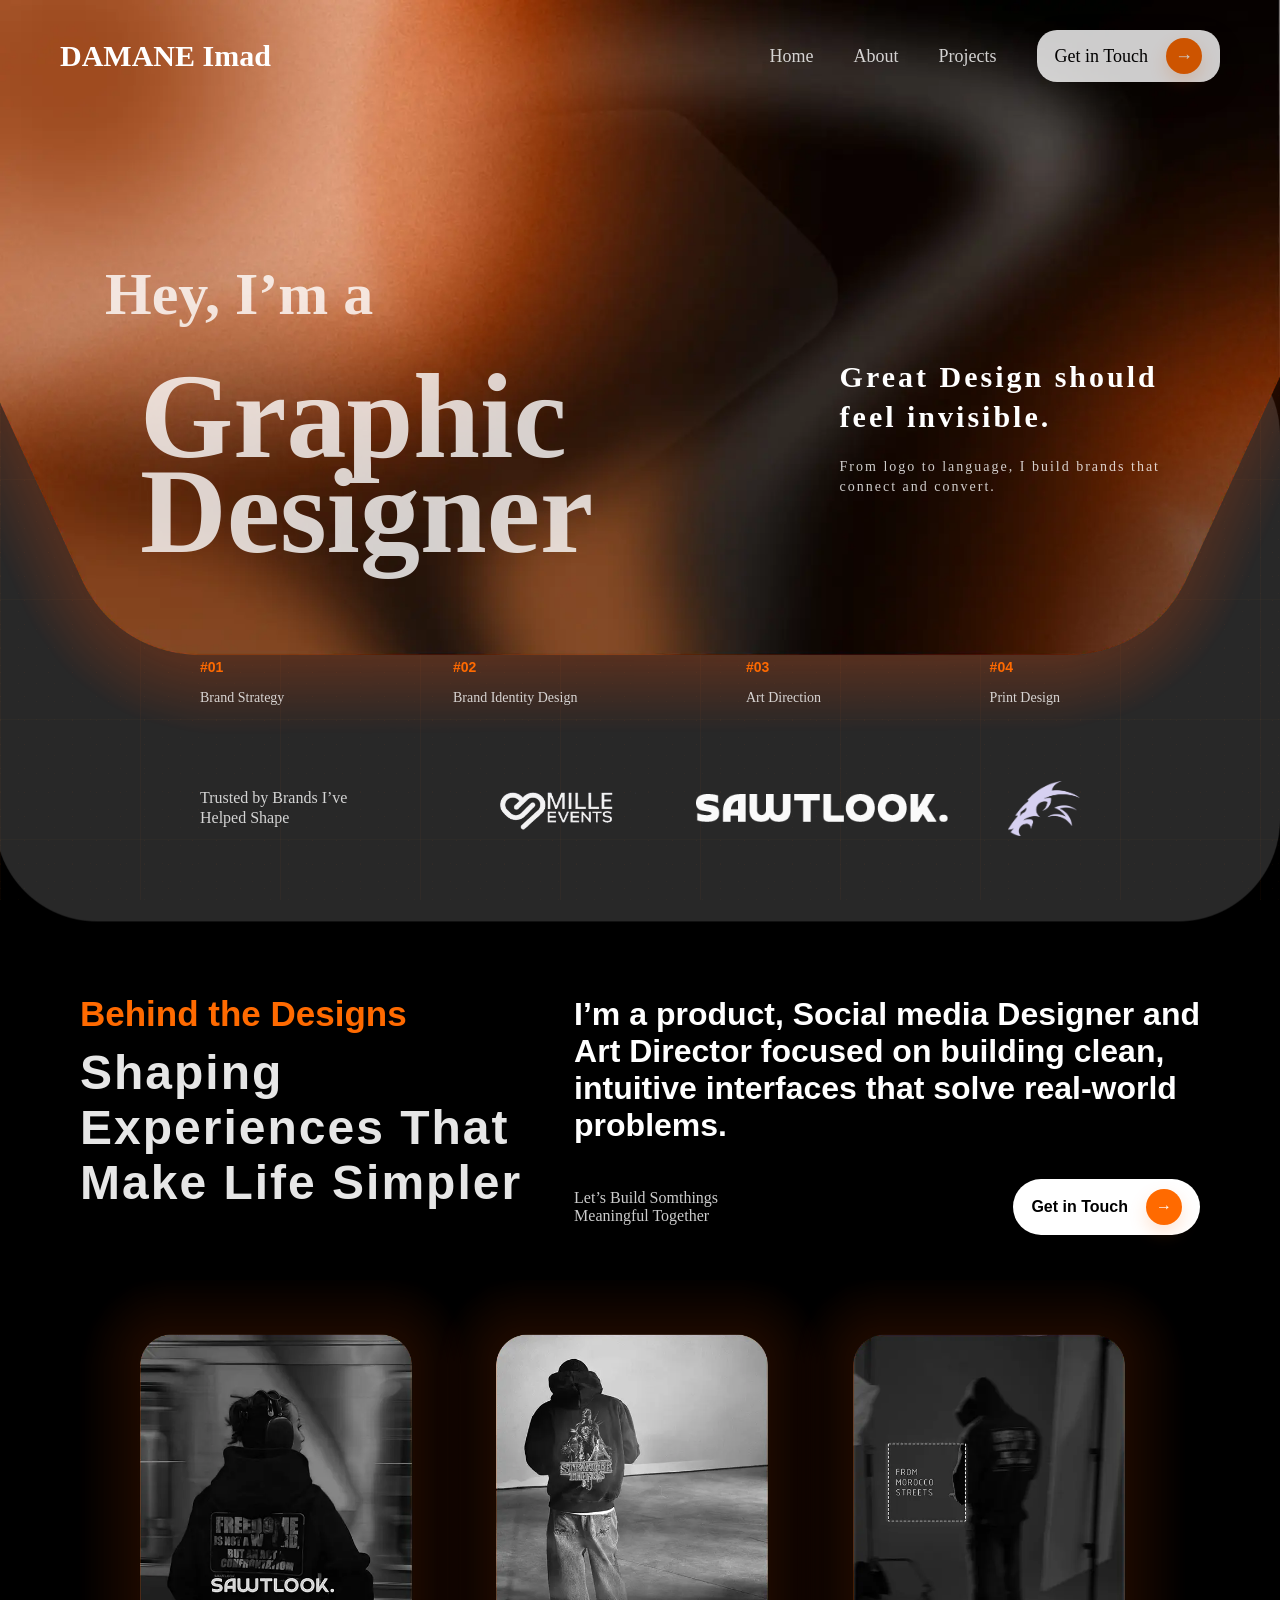
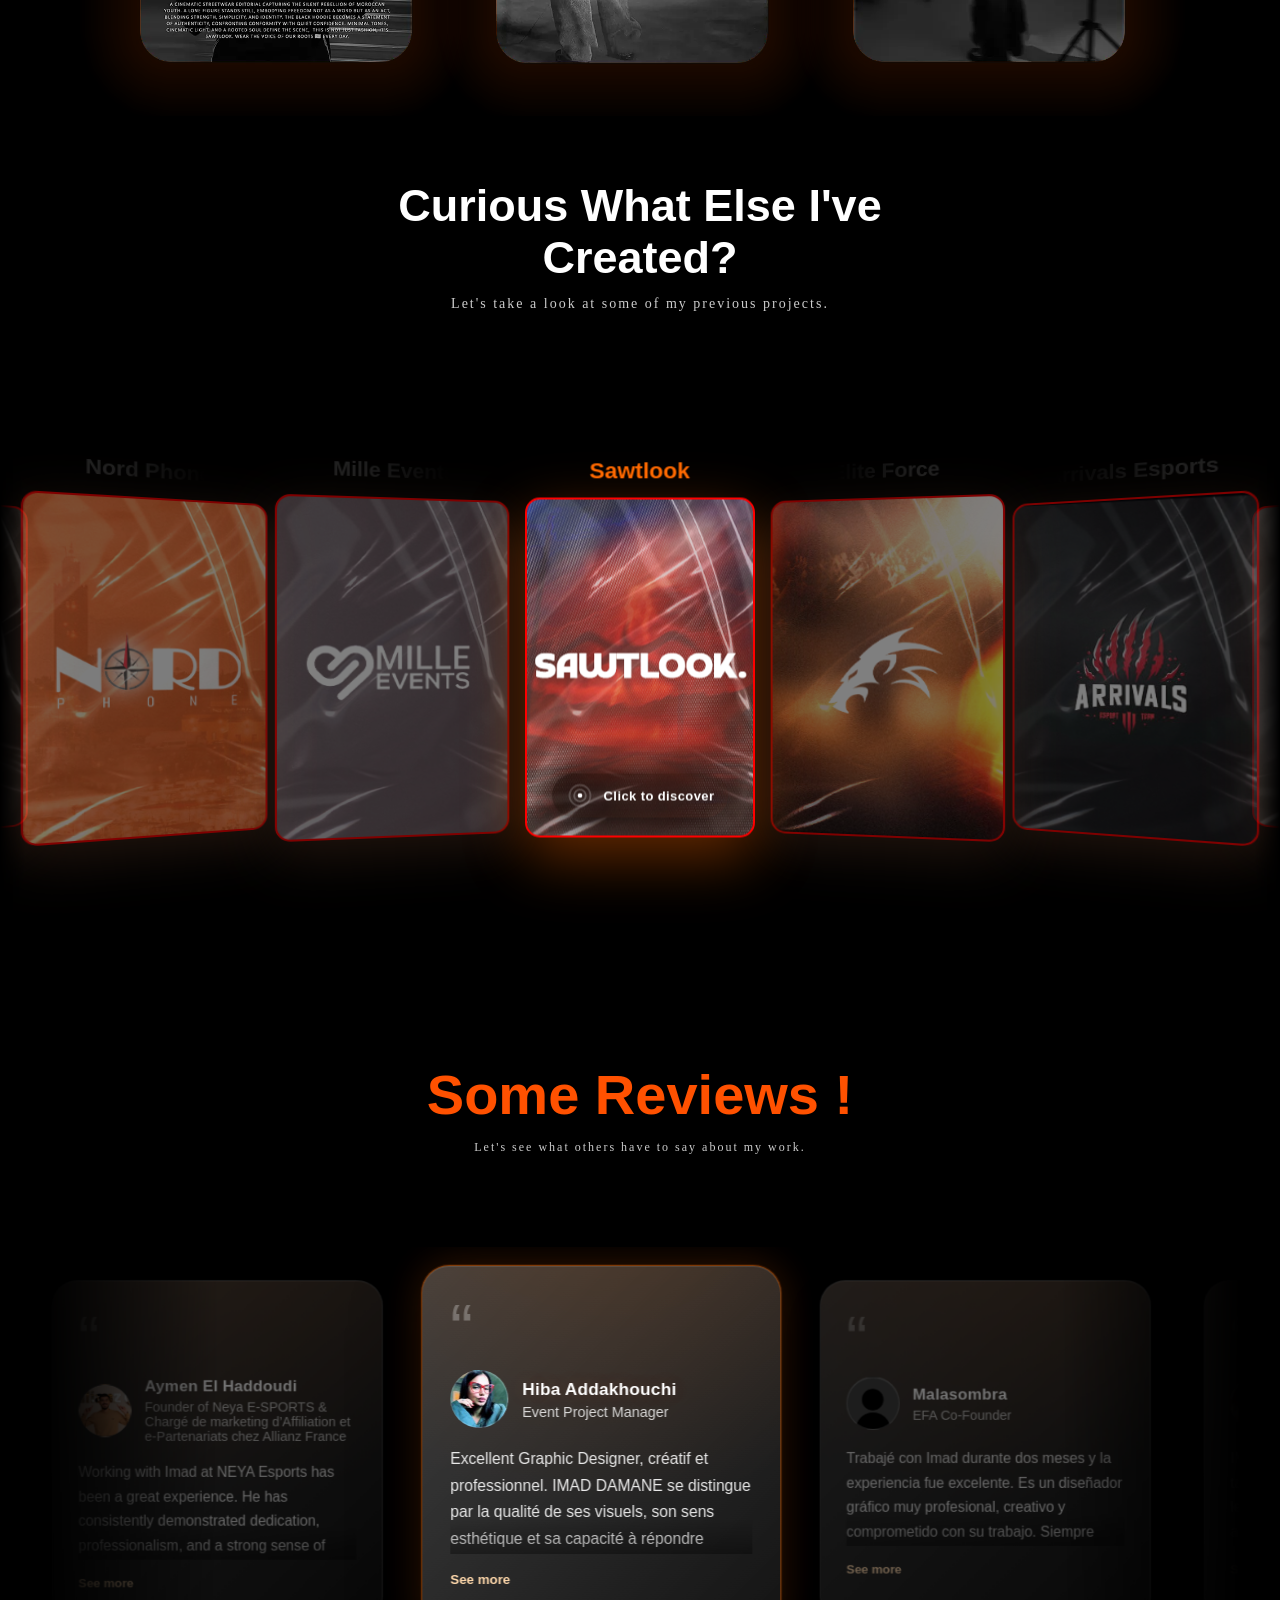
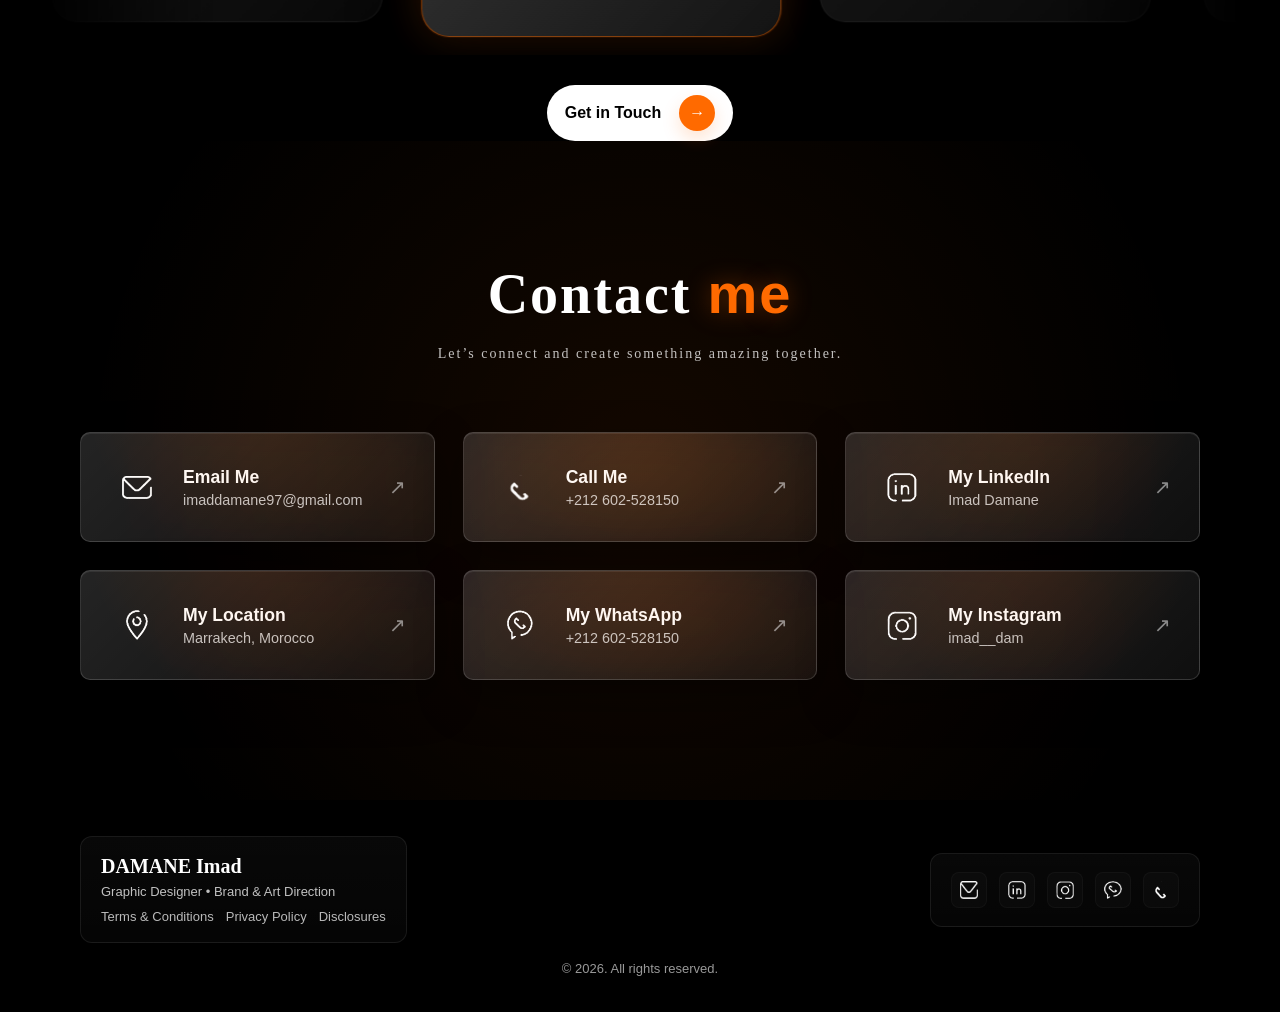
<file: index.html>
<!DOCTYPE html>
<html lang="en">
<head>
    <meta charset="UTF-8">
    <meta name="viewport" content="width=device-width, initial-scale=1.0">
    <meta name="p:domain_verify" content="aeb65275b05a9853ada2cfba04c3f57f"/>
    <link rel="stylesheet" href="style.css">
    <title>DAMANE Imad Portfolio</title>
</head>
<body>
    <header id="font-Qurova-DEMO;">
        <h1>DAMANE Imad</h1>
        <nav>
            <ul>
                <li><a href="index.html">Home</a></li>
                <li><a href="#about">About</a></li>
                <li><a href="#projects">Projects</a></li>
                <li class="#getintouch"><a href="#contact" class="btn-get">Get in Touch</a></li>
            </ul>
        </nav>
    </header>

    <img src="images/background_efct_img/gray shape.webp" alt="gray shape" class="gray-back">
    <img src="images/background_efct_img/orange back.webp" alt="orange back" class="orange-back">

    <section class="hero">

    <!-- Mobile blocker overlay: only visible on small viewports -->
    <div id="mobile-blocker" aria-hidden="true">
      <div class="mobile-blocker-inner">
        <h1 class="mobile-site-logo"><span class="logo-first">DAMANE</span> <span class="logo-last">Imad</span></h1>
        <h2>Please open my portfolio in laptop or PC for best experience</h2>
        <p class="mobile-sub">This site is optimised for larger screens. Thank you!</p>
      </div>
    </div>

    <div class="hero-content">
        <div class="left">
    <h4>Hey, I’m a</h4>
    <h1>Graphic <br> Designer</h1>
</div>

<div class="right">
    <h3>Great Design should <br> feel invisible.</h3>
    <p>From logo to language, I build brands that<br>connect and convert.</p>
</div>

    </div>

            <div class="services">
                <div><span>#01</span> <p>Brand Strategy</p></div>
                <div><span>#02</span> <p>Brand Identity Design</p></div>
                <div><span>#03</span> <p>Art Direction</p></div>
                <div><span>#04</span> <p>Print Design</p></div>
            </div>

    <div class="trusted">
        <p>Trusted by Brands I’ve <br> Helped Shape</p>

        <div class="logos">
              <img src="images/trusts_img/mille_events_cover.webp" alt="mille events" class="logo mille">
              <img src="images/trusts_img/SAWTLOOK_.webp" alt="sawtlook" class="logo sawtlook">
              <img src="images/trusts_img/png ELM logo.webp" alt="elm" class="logo elm">
        </div>
    </div>

</section>

  <section id="about" class="mini-about">

        <div class="mini-about-left">
           <h3 class="mini-about-title">Behind the Designs</h3>
           <h2 class="mini-about-sub">Shaping <br> Experiences That <br> Make Life Simpler</h2>
        </div>

        <div class="mini-about-right">
           <h3>I’m a product, Social media Designer and <br> Art Director focused on building clean, <br> intuitive interfaces that solve real-world <br> problems.</h3>

           <div class="mini-about-row">
               <p class="mini-about-cta">Let’s Build Somthings<br>Meaningful Together</p>
               <div class="btn-group">
                   <a href="#contact" class="btn btn-get">Get in Touch</a>
               </div>
           </div>

        </div>

    </section>

    <section class="under-about">
        <div class="under-about-content">
           <img src="images/mini_about_img/Black & White 1 copy 2.webp" alt="" class="mini-about-img">
           <img src="images/mini_about_img/Black & White 1 copy.webp" alt="" class="mini-about-img">
           <img src="images/mini_about_img/Black & White 1.webp" alt="" class="mini-about-img">
        </div>
    </section>

  <section id="projects" class="projects-header">
        <h2>Curious What Else I've<br>Created?</h2>
        <p class="projects-header-p">Let's take a look at some of my previous projects.</p>
    </section>

    <div class="carousel-main-viewport">
        <div class="carousel-container">
            
            <div class="carousel-nav-buttons">
                <button class="nav-btn prev" id="prev-btn">&#10094;</button>
                <button class="nav-btn next" id="next-btn">&#10095;</button>
            </div>

            <div class="carousel-track-container" id="carousel-track">
            </div>

            <div class="carousel-pagination" id="carousel-pagination">
            </div>
           
        </div>
    </div>


    
    <section class="reviews-header">
            <h2 class="reviews-title">Some Reviews !</h2>
            <p class="reviews-p">Let's see what others have to say about my work.</p>
    </section>

    <section class="testimonial-section">
  <div class="testimonial-container">
    <div class="testimonial-track" id="testimonialTrack">

      <div class="testimonial-card">
        <div class="testimonial-quote">“</div>
        <div class="testimonial-header">
          <div class="testimonial-avatar avatar-1"></div>
          <div class="testimonial-info">
            <h3 class="testimonial-name">Hiba Addakhouchi</h3>
            <p class="testimonial-role">Event Project Manager</p>
          </div>
        </div>
        <p class="testimonial-text">
          Excellent Graphic Designer, créatif et professionnel. IMAD DAMANE se distingue par la qualité de ses visuels, son sens esthétique et sa capacité à répondre parfaitement aux besoins des projets. Une collaboration fluide et très satisfaisante.
        </p>
        <button class="testimonial-toggle" aria-expanded="false">See more</button>
      </div>

      <div class="testimonial-card testimonial-card-active">
        <div class="testimonial-quote">“</div>
        <div class="testimonial-header">
          <div class="testimonial-avatar avatar-2"></div>
          <div class="testimonial-info">
            <h3 class="testimonial-name">Malasombra</h3>
            <p class="testimonial-role">EFA Co-Founder</p>
          </div>
        </div>
        <p class="testimonial-text">
          Trabajé con Imad durante dos meses y la experiencia fue excelente.
Es un diseñador gráfico muy profesional, creativo y comprometido con su trabajo. 
Siempre cumplió con los plazos y supo entender perfectamente lo que necesitaba, aportando además ideas que mejoraron el resultado final.
La comunicación fue fluida en todo momento y mostró mucha disposición para hacer ajustes y perfeccionar cada detalle. 
Sin duda, recomendaría su trabajo a cualquier persona o empresa que busque diseños de calidad.
Ha sido un placer trabajar con él.
        </p>
        <button class="testimonial-toggle" aria-expanded="false">See more</button>
      </div>

      <div class="testimonial-card">
        <div class="testimonial-quote">“</div>
        <div class="testimonial-header">
          <div class="testimonial-avatar avatar-3"></div>
          <div class="testimonial-info">
            <h3 class="testimonial-name">Fouad OUBLA</h3>
            <p class="testimonial-role">Entrepreneur</p>
          </div>
        </div>
        <p class="testimonial-text">
          IMAD DAMANE est un designer graphique talentueux et sérieux. Il respecte toujours les délais et apporte une vraie valeur ajoutée à chaque projet. Sa capacité d’écoute et son sens artistique permettent d’obtenir des résultats de haute qualité. Une collaboration efficace et agréable.
        </p>
        <button class="testimonial-toggle" aria-expanded="false">See more</button>
      </div>

      <div class="testimonial-card">
        <div class="testimonial-quote">“</div>
        <div class="testimonial-header">
          <div class="testimonial-avatar avatar-4"></div>
          <div class="testimonial-info">
            <h3 class="testimonial-name">MOHAMED FJ</h3>
            <p class="testimonial-role">Game Cards Store Founder</p>
          </div>
        </div>
        <p class="testimonial-text">
          Quiero recomendar a IMAD DAMANE como diseñador gráfico por el excelente trabajo que realizó en el diseño del logotipo de mi empresa de tarjetas de regalo. Desde el primer momento demostró profesionalismo, creatividad y una gran capacidad para entender exactamente lo que necesitaba.
El resultado final superó mis expectativas: un diseño moderno, limpio y perfectamente alineado con la identidad de mi marca. Además, su comunicación fue fluida durante todo el proceso y estuvo siempre dispuesto a hacer ajustes hasta lograr el resultado ideal.
Sin duda, es un diseñador altamente recomendable para cualquier proyecto creativo. Volvería a trabajar con él sin pensarlo.
        </p>

        <button class="testimonial-toggle" aria-expanded="false">See more</button>
      </div>

      <div class="testimonial-card">
        <div class="testimonial-quote">“</div>
        <div class="testimonial-header">
          <div class="testimonial-avatar avatar-5"></div>
          <div class="testimonial-info">
            <h3 class="testimonial-name">Youssef Lachhab</h3>
            <p class="testimonial-role">Teacher at BTS Hassan 2 High School MARRAKECH SAFI</p>
          </div>
        </div>
        <p class="testimonial-text">
          Imad is a student who truly cares about the quality of his work. He turned a simple school assignment into a beautiful portfolio because he pays attention to every small detail. He worked hard on his own time, always trying to make his designs better and better. His passion for graphic design is clear, and his projects show real skill and care. I am very proud of the high quality of his work and his dedication to always improving.  
        </p>

        <button class="testimonial-toggle" aria-expanded="false">See more</button>
      </div>

      <div class="testimonial-card">
        <div class="testimonial-quote">“</div>
        <div class="testimonial-header">
          <div class="testimonial-avatar avatar-6"></div>
          <div class="testimonial-info">
            <h3 class="testimonial-name">Aymen El Haddoudi</h3>
            <p class="testimonial-role">Founder of Neya E-SPORTS & Chargé de marketing d’Affiliation et e-Partenariats chez Allianz France</p>
          </div>
        </div>
        <p class="testimonial-text">
          Working with Imad at NEYA Esports has been a great experience. He has consistently demonstrated dedication, professionalism, and a strong sense of responsibility. From preparing sponsorship proposals and identifying potential partners to supporting recruitment and onboarding for staff and players, he always approaches his work with initiative and attention to detail. Imad is dependable, eager to learn, and someone I can confidently recommend to any team looking for a motivated and committed professional.  
        </p>

        <button class="testimonial-toggle" aria-expanded="false">See more</button>
      </div>

    </div>
  </div>
</section>

    <section class="carousel-button-reviews">
            <a href="#contact" class="btn btn-get">Get in Touch</a>
    </section>

  <section id="contact" class="contact-section">

    <div class="contact-header">
        <h1 class="contact-title">
            Contact <span class="contact-highlight">me</span>
        </h1>

        <p class="contact-description">
            Let’s connect and create something amazing together.
        </p>
    </div>


    <div class="contact-container">

        <a href="mailto:imaddamane97@gmail.com" class="contact-card">
            <div class="contact-icon"><img src="images/contact icons/email icon.png" alt=""></div>
            <div class="contact-info">
                <h3>Email Me</h3>
                <p>imaddamane97@gmail.com</p>
            </div>
            <div class="contact-arrow">↗</div>
        </a>

        <a href="tel:+212602528150" class="contact-card">
            <div class="contact-icon"><img src="images/contact icons/phone icon.png" alt=""></div>
            <div class="contact-info">
                <h3>Call Me</h3>
                <p>+212 602-528150</p>
            </div>
            <div class="contact-arrow">↗</div>
        </a>

        
        <a href="https://linkedin.com" class="contact-card">
            <div class="contact-icon"><img src="images/contact icons/linkedin icon.png" alt=""></div>
            <div class="contact-info">
                <h3>My LinkedIn</h3>
                <p>Imad Damane</p>
            </div>
            <div class="contact-arrow">↗</div>
        </a>


        <div class="contact-card">
            <div class="contact-icon"><img src="images/contact icons/location icon.png" alt=""></div>
            <div class="contact-info">
                <h3>My Location</h3>
                <p>Marrakech, Morocco</p>
            </div>
            <div class="contact-arrow">↗</div>
        </div>


        <a href="https://wa.me/212602528150" class="contact-card">
            <div class="contact-icon"><img src="images/contact icons/whatsapp icon.png" alt=""></div>
            <div class="contact-info">
                <h3>My WhatsApp</h3>
                <p>+212 602-528150</p>
            </div>
            <div class="contact-arrow">↗</div>
        </a>


        <a href="https://instagram.com/imad__dam" class="contact-card">
            <div class="contact-icon"><img src="images/contact icons/instagram icon.png" alt=""></div>
            <div class="contact-info">
                <h3>My Instagram</h3>
                <p>imad__dam</p>
            </div>
            <div class="contact-arrow">↗</div>
        </a>

    </div>

</section>


  <footer class="site-footer">
    <div class="footer-inner">
      <div class="footer-left">
        <h3 class="footer-brand">DAMANE Imad</h3>
        <p class="footer-desc">Graphic Designer • Brand & Art Direction</p>
        <div class="footer-links">
          <a href="#">Terms &amp; Conditions</a>
          <a href="#">Privacy Policy</a>
          <a href="#">Disclosures</a>
        </div>
      </div>

      <div class="footer-right">

        <div class="footer-social">
          <a href="mailto:imaddamane97@gmail.com"><img src="images/contact icons/email icon.png" alt="email"></a>
          <a href="https://linkedin.com" aria-label="LinkedIn"><img src="images/contact icons/linkedin icon.png" alt="linkedin"></a>
          <a href="https://instagram.com" aria-label="Instagram"><img src="images/contact icons/instagram icon.png" alt="instagram"></a>
          <a href="https://wa.me/212602528150" aria-label="WhatsApp"><img src="images/contact icons/whatsapp icon.png" alt="whatsapp"></a>
          <a href="tel:+212602528150" aria-label="Phone"><img src="images/contact icons/phone icon.png" alt="phone"></a>
        </div>
      </div>
    </div>

    <div class="footer-bottom">
      <p>&copy; 2026. All rights reserved.</p>
    </div>
  </footer>
    
    <script src="site.js" defer></script>
</body>
</html>
</file>
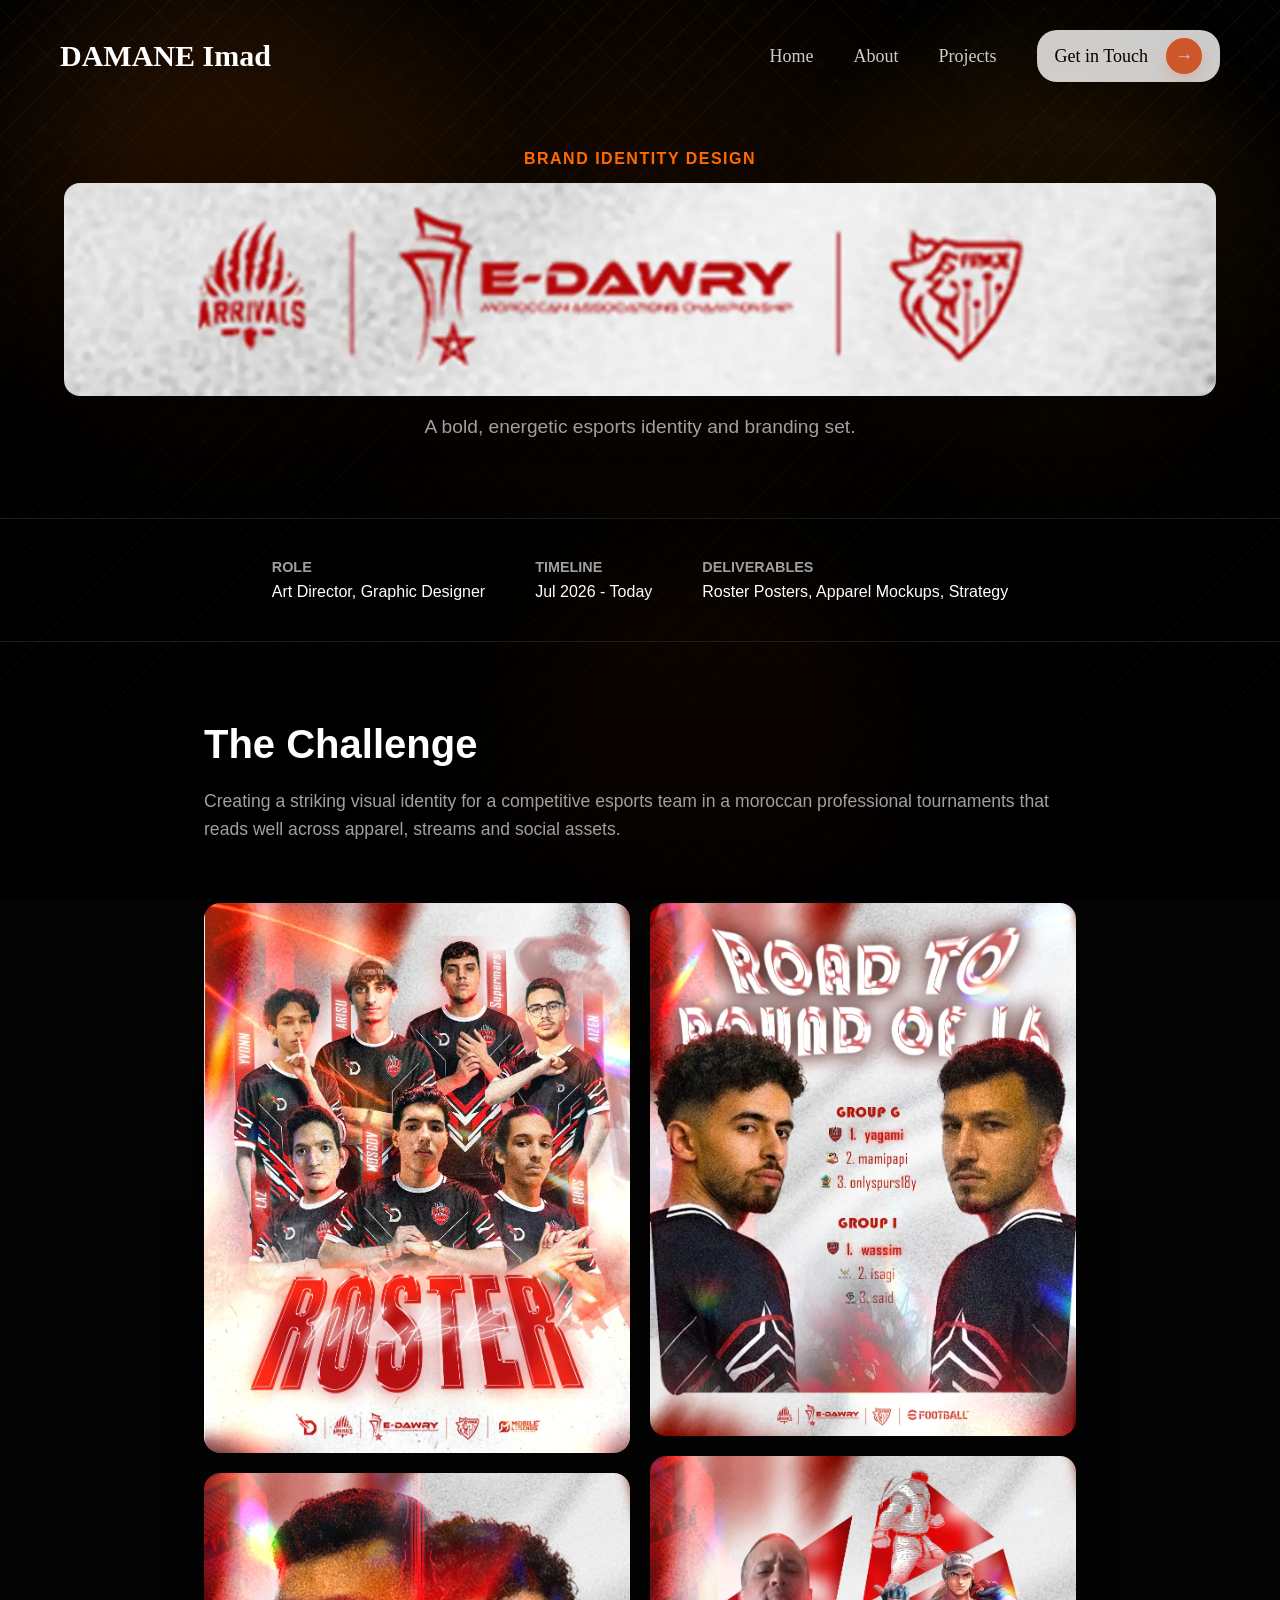
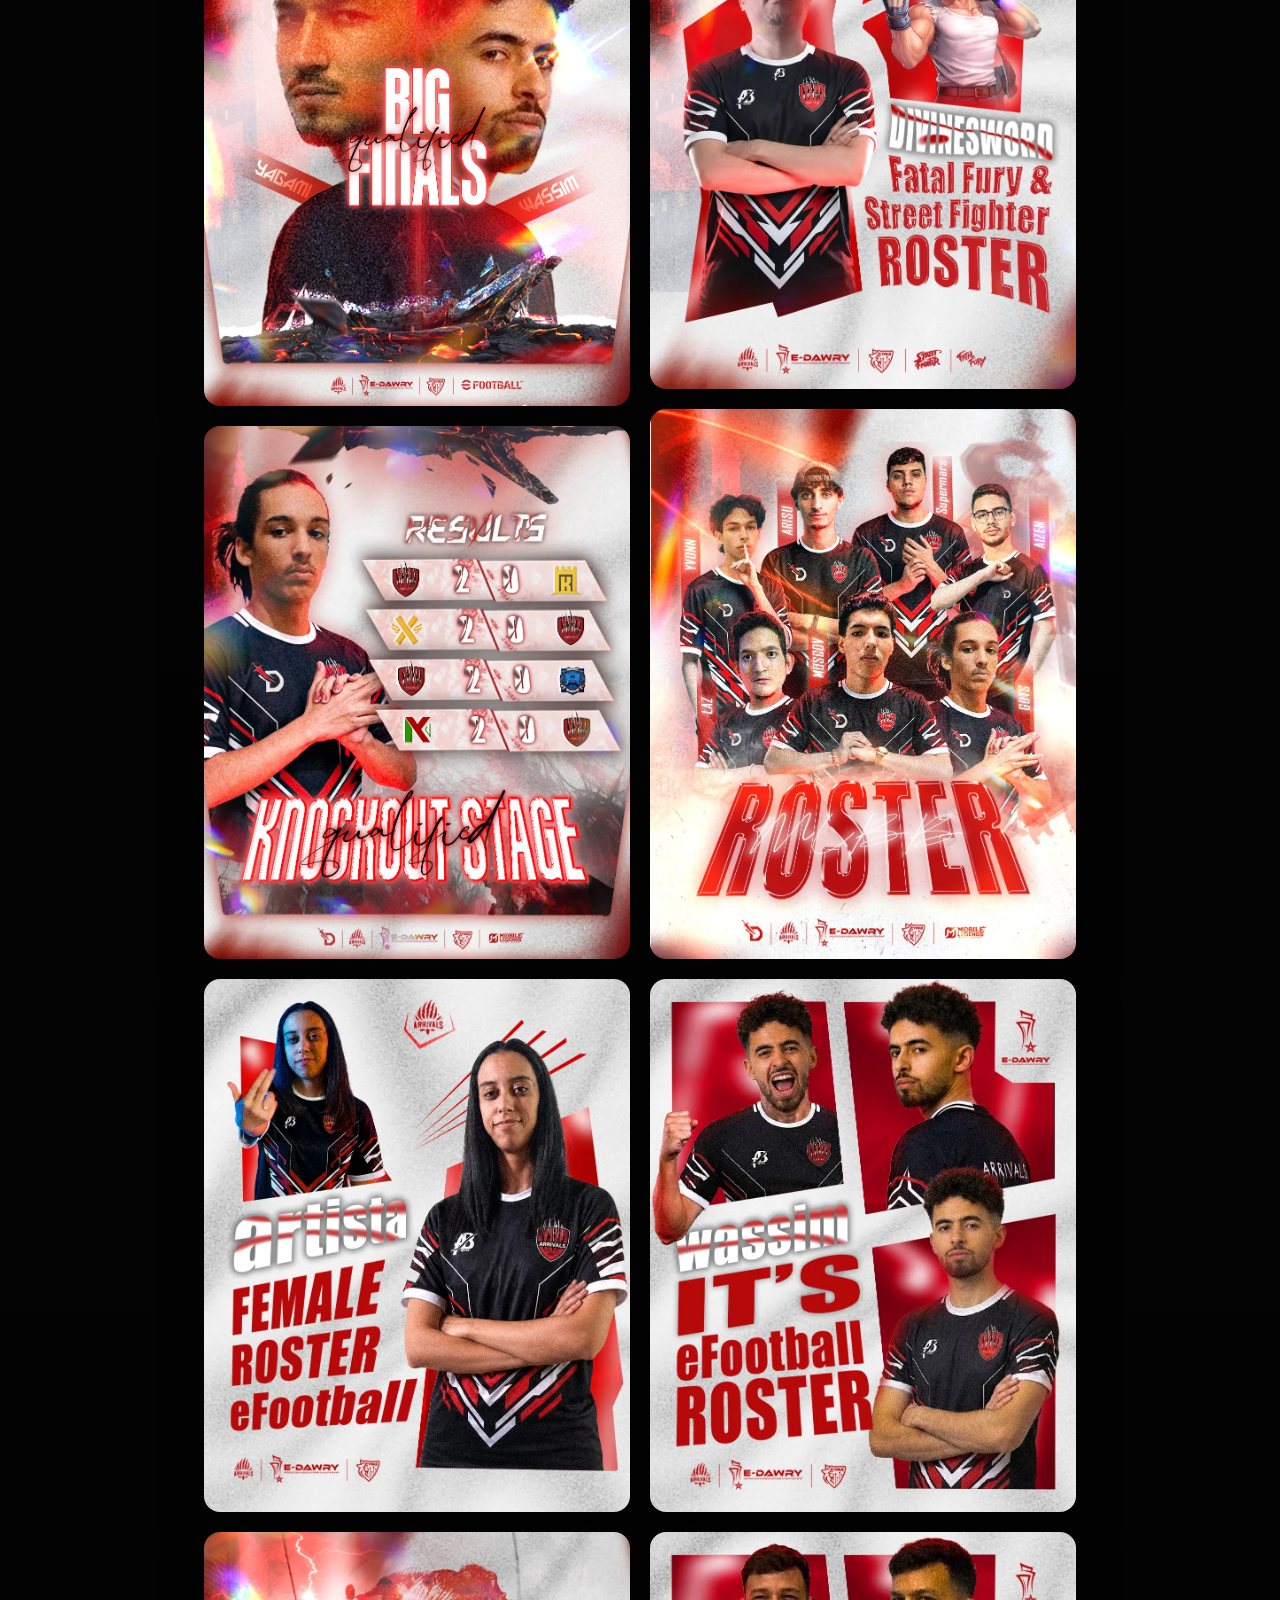
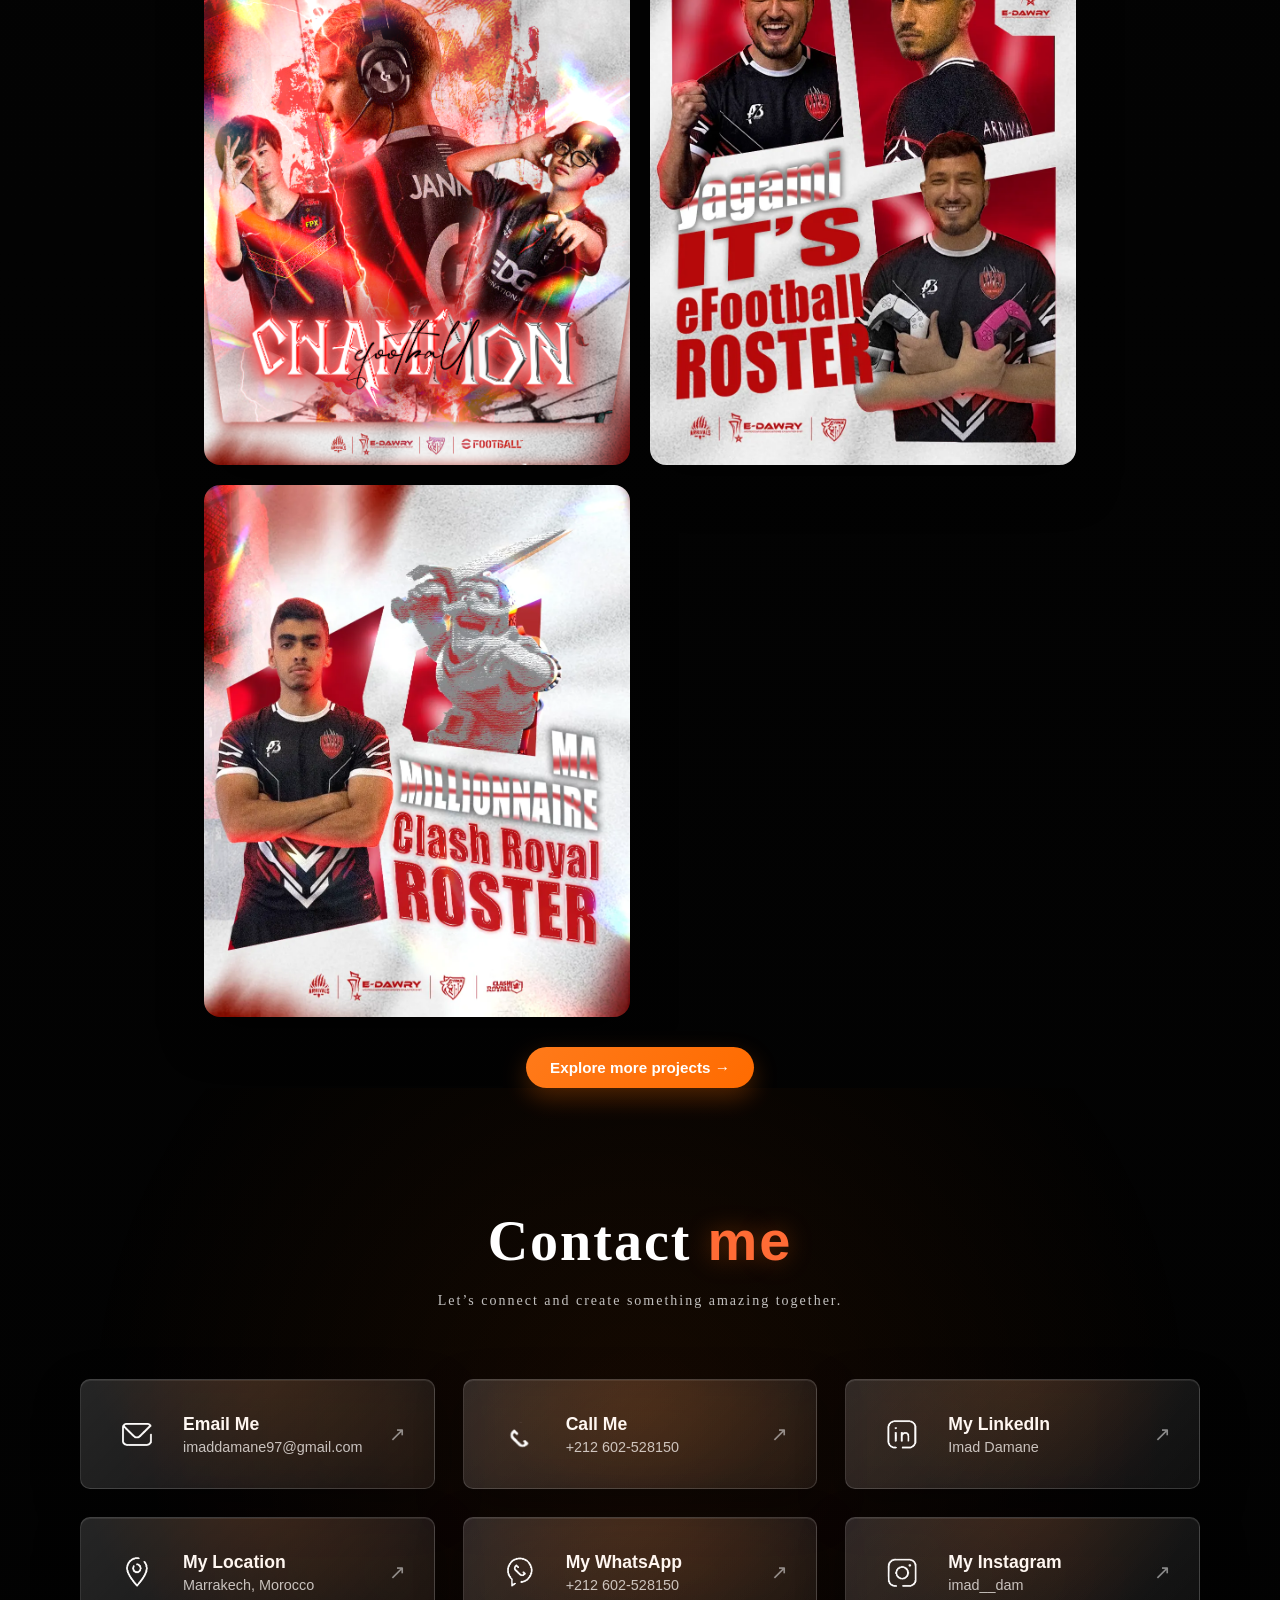
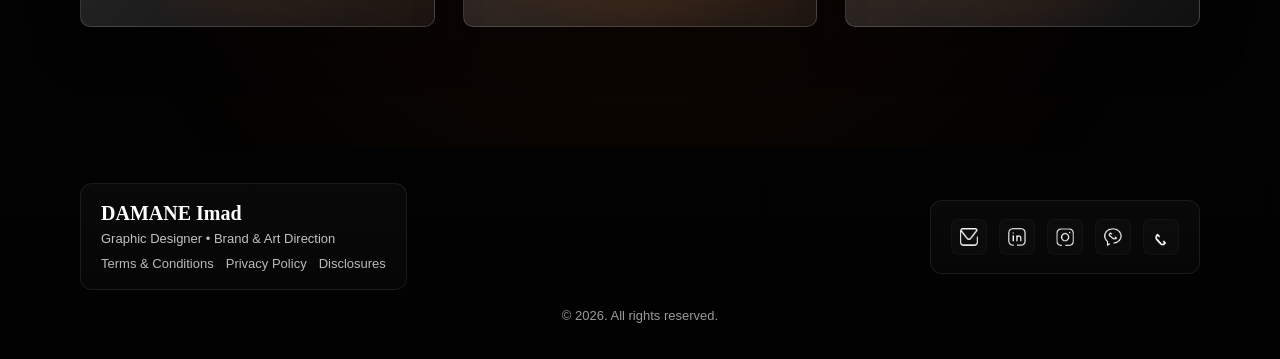
<file: arrivals_page.html>
<!DOCTYPE html>
<html lang="en">
<head>
    <meta charset="UTF-8">
    <meta name="viewport" content="width=device-width, initial-scale=1.0">
    <title>Arrivals | Portfolio</title>
    <link rel="stylesheet" href="style.css">
    <link rel="stylesheet" href="projects_style.css">
    <style>
        .hidden { display: none; }
        .image-grid-footer { text-align: center; margin-top: 24px; }
        .show-more-btn { display: none; margin: 0 auto; padding: 12px 20px; border-radius: 8px; background: var(--accent, #111); color: #fff; border: none; cursor: pointer; font-weight: 700; }
        .show-more-btn:focus { outline: 2px solid rgba(255,255,255,0.15); }
    </style>
</head>
<body class="project-page">

    <header>
        <h1>DAMANE Imad</h1>
        <nav>
            <ul>
                <li><a href="index.html">Home</a></li>
                <li><a href="index.html#about">About</a></li>
                <li><a href="index.html#projects">Projects</a></li>
                <li><a href="index.html#contact" class="btn-get">Get in Touch</a></li>
            </ul>
        </nav>
    </header>

    <section class="project-hero">
        <div class="glow-bg"></div>
        <div class="project-hero-content">
            <p class="accent-text">Brand Identity Design</p>
            <img src="images/prjcts heads/arrivals head.webp" alt="Arrivals" class="project-img full-width project-hero-image">
            <p class="project-subtitle">A bold, energetic esports identity and branding set.</p>
    </section>

    <section class="project-details">
        <div class="detail-column">
            <h3>Role</h3>
            <p>Art Director, Graphic Designer</p>
        </div>
        <div class="detail-column">
            <h3>Timeline</h3>
            <p>Jul 2026 - Today</p>
        </div>
        <div class="detail-column">
            <h3>Deliverables</h3>
            <p>Roster Posters, Apparel Mockups, Strategy</p>
        </div>

    </section>

    <section class="project-showcase">
        <div class="showcase-text">
            <h2>The Challenge</h2>
            <p>Creating a striking visual identity for a competitive esports team in a moroccan professional tournaments that reads well across apparel, streams and social assets.</p>
        </div>

        <div class="image-grid">
            <img src="images/projects gallary/ARRIVALS gallary/mlbb arrivals.webp" alt="Arrivals 5" class="project-img">
            <img src="images/projects gallary/ARRIVALS gallary/Arrivals efoot BF Q (1).webp" alt="Arrivals 6" class="project-img">
            <img src="images/projects gallary/ARRIVALS gallary/arrivals mlbb results V2.webp" alt="Arrivals 7" class="project-img">
            <img src="images/projects gallary/ARRIVALS gallary/artista arrivals (4).webp" alt="Arrivals 1" class="project-img">
            <img src="images/projects gallary/ARRIVALS gallary/arrivals Champions.webp" alt="Arrivals 1" class="project-img">
            <img src="images/projects gallary/ARRIVALS gallary/Clash Roya Arrivals (1).webp" alt="Arrivals 2" class="project-img">
            <img src="images/projects gallary/ARRIVALS gallary/efootball r16.webp" alt="Arrivals 3" class="project-img">
            <img src="images/projects gallary/ARRIVALS gallary/fatal & street arrivals (1).webp" alt="Arrivals 4" class="project-img">
            <img src="images/projects gallary/ARRIVALS gallary/mlbb arrivals.webp" alt="Arrivals 5" class="project-img">
            <img src="images/projects gallary/ARRIVALS gallary/wassim arrivals.webp" alt="Arrivals 6" class="project-img">
            <img src="images/projects gallary/ARRIVALS gallary/yagami arrivals.webp" alt="Arrivals 7" class="project-img">
        </div>

        <div class="image-grid-footer">
            <button id="show-more-btn" class="show-more-btn">Show more</button>
        </div>

        <script>
            document.addEventListener('DOMContentLoaded', function(){
                const grid = document.querySelector('.image-grid');
                if(!grid) return;
                const imgs = Array.from(grid.querySelectorAll('img'));
                const limit = 12;
                if(imgs.length <= limit) return;
                imgs.forEach((img, i)=>{ if(i >= limit) img.classList.add('hidden'); });
                const btn = document.getElementById('show-more-btn');
                if(!btn) return;
                btn.style.display = 'inline-block';
                btn.addEventListener('click', function(){
                    const hiddenImgs = imgs.slice(limit);
                    const isHidden = hiddenImgs[0] && hiddenImgs[0].classList.contains('hidden');
                    if(isHidden){ hiddenImgs.forEach(img=>img.classList.remove('hidden')); btn.textContent = 'Show less'; }
                    else { hiddenImgs.forEach(img=>img.classList.add('hidden')); btn.textContent = 'Show more'; grid.scrollIntoView({behavior:'smooth'}); }
                });
            });
        </script>

    </section>

    <section class="next-project">
        <p>Want to see more?</p>
        <a href="index.html#projects" class="next-project-link">Explore more projects &rarr;</a>
    </section>

    <section id="contact" class="contact-section">
        <div class="contact-header">
            <h1 class="contact-title">Contact <span class="contact-highlight">me</span></h1>
            <p class="contact-description">Let’s connect and create something amazing together.</p>
        </div>

        <div class="contact-container">
            <a href="mailto:imaddamane97@gmail.com" class="contact-card">
                <div class="contact-icon"><img src="images/contact icons/email icon.png" alt="email"></div>
                <div class="contact-info">
                    <h3>Email Me</h3>
                    <p>imaddamane97@gmail.com</p>
                </div>
                <div class="contact-arrow">↗</div>
            </a>

            <a href="tel:+212602528150" class="contact-card">
                <div class="contact-icon"><img src="images/contact icons/phone icon.png" alt="phone"></div>
                <div class="contact-info">
                    <h3>Call Me</h3>
                    <p>+212 602-528150</p>
                </div>
                <div class="contact-arrow">↗</div>
            </a>

            <a href="https://linkedin.com" class="contact-card">
                <div class="contact-icon"><img src="images/contact icons/linkedin icon.png" alt="linkedin"></div>
                <div class="contact-info">
                    <h3>My LinkedIn</h3>
                    <p>Imad Damane</p>
                </div>
                <div class="contact-arrow">↗</div>
            </a>

            <div class="contact-card">
                <div class="contact-icon"><img src="images/contact icons/location icon.png" alt="location"></div>
                <div class="contact-info">
                    <h3>My Location</h3>
                    <p>Marrakech, Morocco</p>
                </div>
                <div class="contact-arrow">↗</div>
            </div>

            <a href="https://wa.me/212602528150" class="contact-card">
                <div class="contact-icon"><img src="images/contact icons/whatsapp icon.png" alt="whatsapp"></div>
                <div class="contact-info">
                    <h3>My WhatsApp</h3>
                    <p>+212 602-528150</p>
                </div>
                <div class="contact-arrow">↗</div>
            </a>

            <a href="https://instagram.com/imad__dam" class="contact-card">
                <div class="contact-icon"><img src="images/contact icons/instagram icon.png" alt="instagram"></div>
                <div class="contact-info">
                    <h3>My Instagram</h3>
                    <p>imad__dam</p>
                </div>
                <div class="contact-arrow">↗</div>
            </a>
        </div>
    </section>

    <footer class="site-footer">
        <div class="footer-inner">
            <div class="footer-left">
                <h3 class="footer-brand">DAMANE Imad</h3>
                <p class="footer-desc">Graphic Designer • Brand & Art Direction</p>
                <div class="footer-links">
                    <a href="#">Terms &amp; Conditions</a>
                    <a href="#">Privacy Policy</a>
                    <a href="#">Disclosures</a>
                </div>
            </div>

            <div class="footer-right">
                <div class="footer-social">
                    <a href="mailto:imaddamane97@gmail.com"><img src="images/contact icons/email icon.png" alt="email"></a>
                    <a href="https://linkedin.com" aria-label="LinkedIn"><img src="images/contact icons/linkedin icon.png" alt="linkedin"></a>
                    <a href="https://instagram.com" aria-label="Instagram"><img src="images/contact icons/instagram icon.png" alt="instagram"></a>
                    <a href="https://wa.me/212602528150" aria-label="WhatsApp"><img src="images/contact icons/whatsapp icon.png" alt="whatsapp"></a>
                    <a href="tel:+212602528150" aria-label="Phone"><img src="images/contact icons/phone icon.png" alt="phone"></a>
                </div>
            </div>
        </div>

        <div class="footer-bottom">
            <p>&copy; 2026. All rights reserved.</p>
        </div>
    </footer>

</body>
</html>
</file>
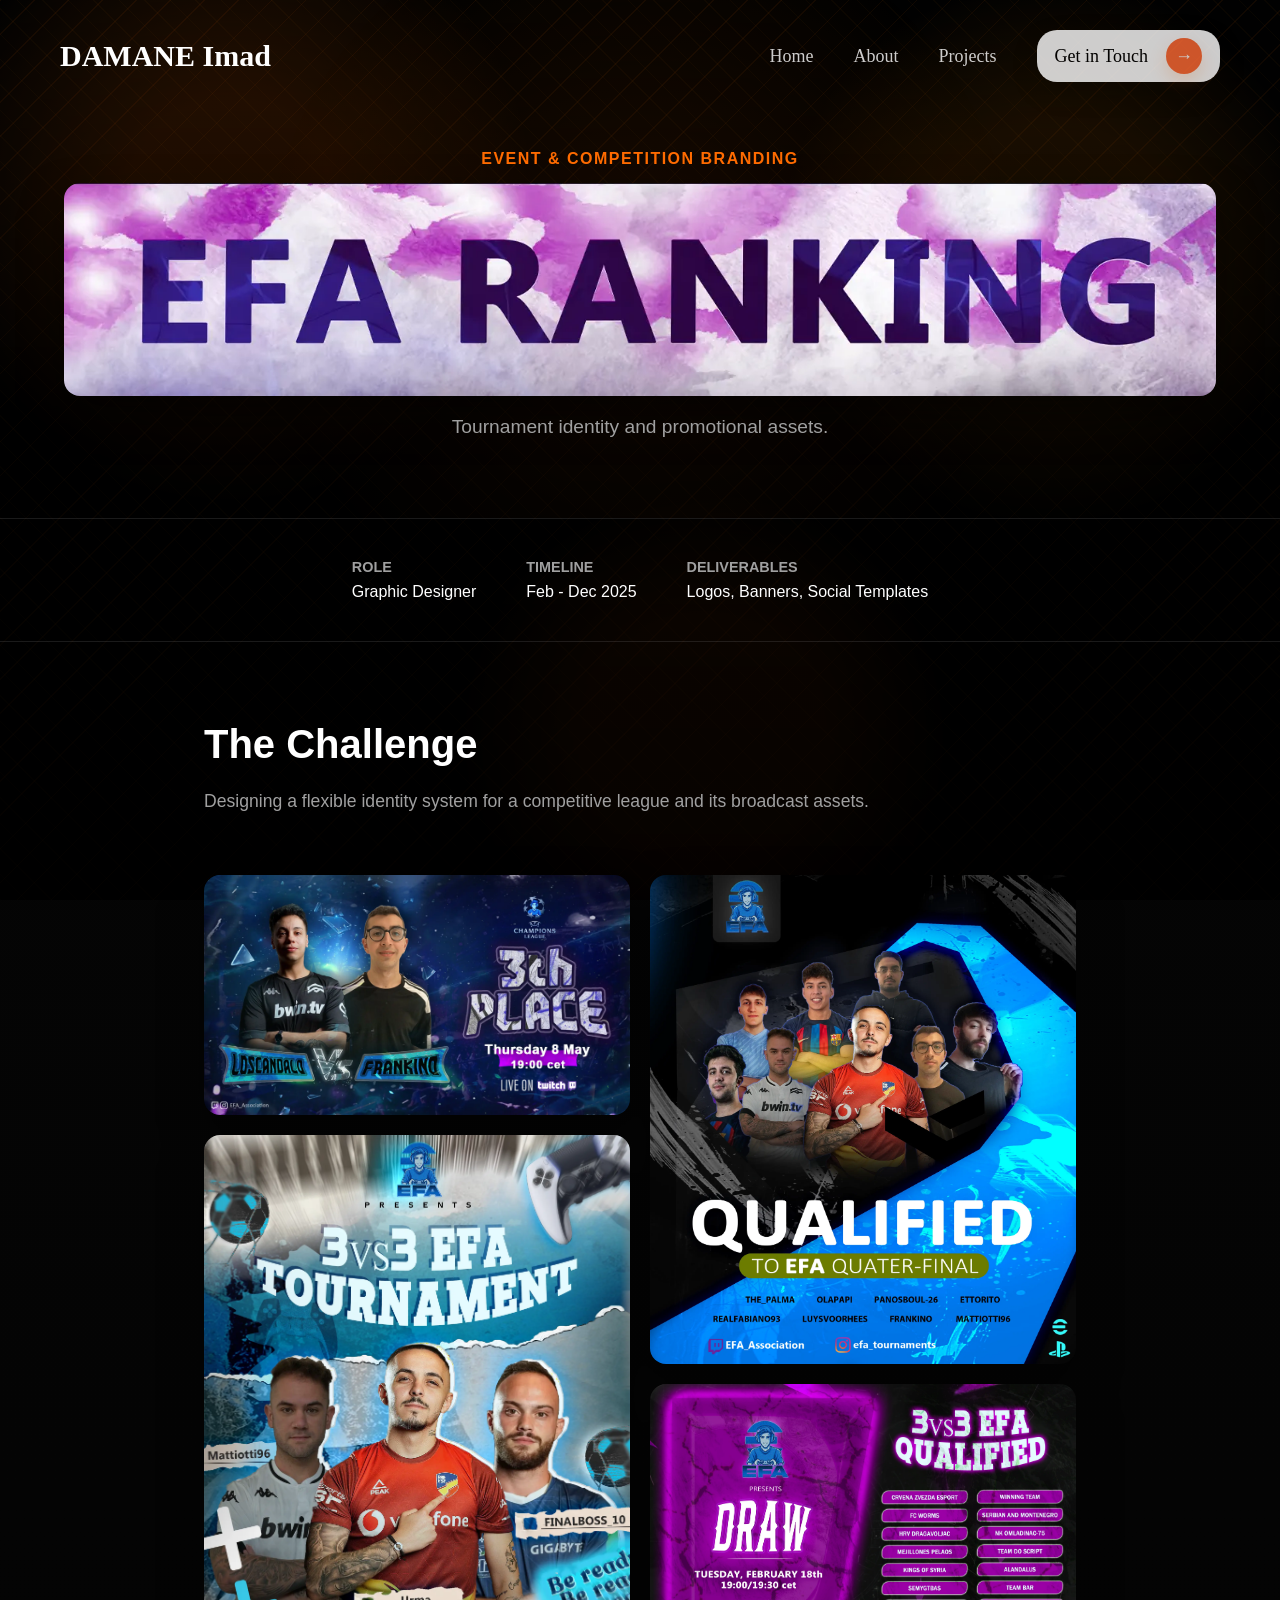
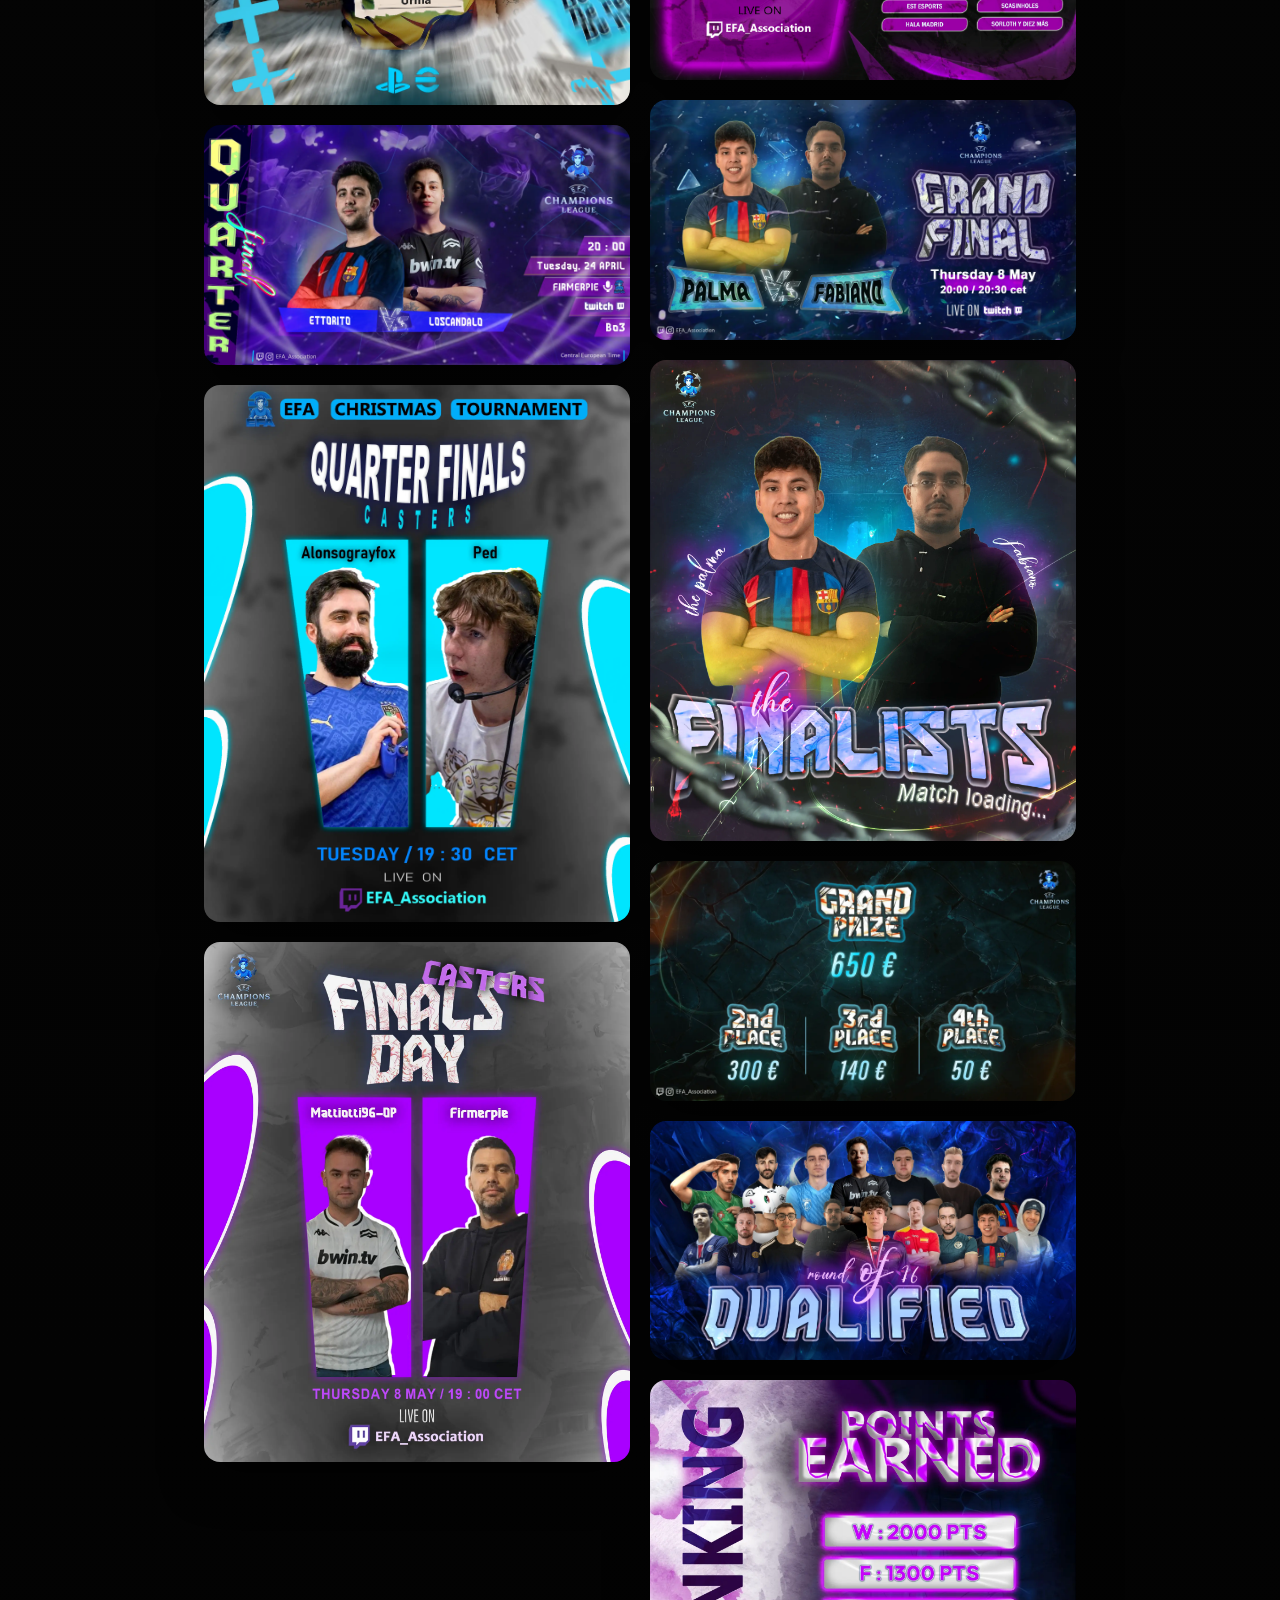
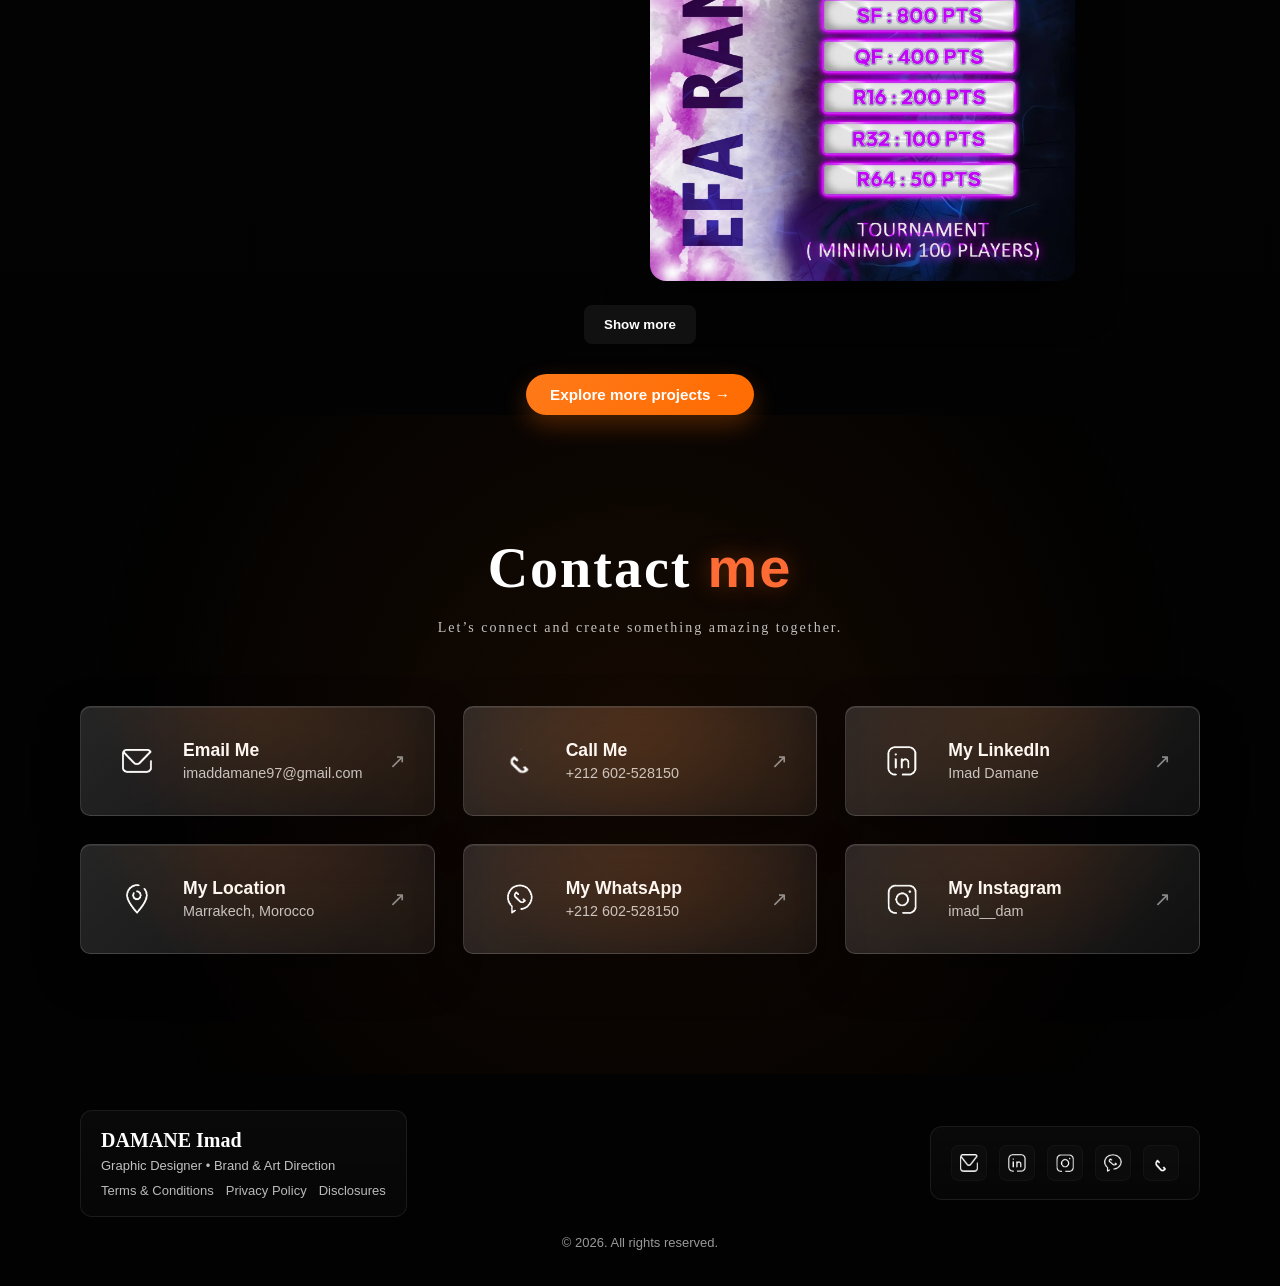
<file: efa_page.html>
<!DOCTYPE html>
<html lang="en">
<head>
    <meta charset="UTF-8">
    <meta name="viewport" content="width=device-width, initial-scale=1.0">
    <title>EFA | Portfolio</title>
    <link rel="stylesheet" href="style.css">
    <link rel="stylesheet" href="projects_style.css">
    <style>
        .hidden { display: none; }
        .image-grid-footer { text-align: center; margin-top: 24px; }
        .show-more-btn { display: none; margin: 0 auto; padding: 12px 20px; border-radius: 8px; background: var(--accent, #111); color: #fff; border: none; cursor: pointer; font-weight: 700; }
        .show-more-btn:focus { outline: 2px solid rgba(255,255,255,0.15); }
    </style>
</head>
<body class="project-page">

    <header>
        <h1>DAMANE Imad</h1>
        <nav>
            <ul>
                <li><a href="index.html">Home</a></li>
                <li><a href="index.html#about">About</a></li>
                <li><a href="index.html#projects">Projects</a></li>
                <li><a href="index.html#contact" class="btn-get">Get in Touch</a></li>
            </ul>
        </nav>
    </header>

    <section class="project-hero">
        <div class="glow-bg"></div>
        <div class="project-hero-content">
            <p class="accent-text">Event &amp; Competition Branding</p>
            <img src="images/prjcts heads/efa ranking head.webp" alt="EFA" class="project-img full-width project-hero-image">
            <p class="project-subtitle">Tournament identity and promotional assets.</p>
    </section>

    <section class="project-details">
        <div class="detail-column">
            <h3>Role</h3>
            <p>Graphic Designer</p>
        </div>
        <div class="detail-column">
            <h3>Timeline</h3>
            <p>Feb - Dec 2025</p>
        </div>
        <div class="detail-column">
            <h3>Deliverables</h3>
            <p>Logos, Banners, Social Templates</p>
        </div>

    </section>

    <section class="project-showcase">
        <div class="showcase-text">
            <h2>The Challenge</h2>
            <p>Designing a flexible identity system for a competitive league and its broadcast assets.</p>
        </div>

        <div class="image-grid">
            <img src="images/projects gallary/EFA gallary/3th p.webp" alt="EFA 1" class="project-img">
            <img src="images/projects gallary/EFA gallary/3vs3e 2.webp" alt="EFA 2" class="project-img">
            <img src="images/projects gallary/EFA gallary/78.webp" alt="EFA 3" class="project-img">
            <img src="images/projects gallary/EFA gallary/CASTERS.webp" alt="EFA 4" class="project-img">
            <img src="images/projects gallary/EFA gallary/cstr.webp" alt="EFA 5" class="project-img">
            <img src="images/projects gallary/EFA gallary/EFA CHRISTMAS QUATRE FINAL QUALIFIED.webp" alt="EFA 6" class="project-img">
            <img src="images/projects gallary/EFA gallary/FD.webp" alt="EFA 7" class="project-img">
            <img src="images/projects gallary/EFA gallary/finl.webp" alt="EFA 8" class="project-img">
            <img src="images/projects gallary/EFA gallary/gy.webp" alt="EFA 9" class="project-img">
            <img src="images/projects gallary/EFA gallary/prixe.webp" alt="EFA 10" class="project-img">
            <img src="images/projects gallary/EFA gallary/Untitled-1.webp" alt="EFA 11" class="project-img">
            <img src="images/projects gallary/EFA gallary/upscaled-2x-download (55).webp" alt="EFA 12" class="project-img">
            <img src="images/projects gallary/EFA gallary/upscaled-2x-upscaled-2x-download (30).webp" alt="EFA 13" class="project-img">
            <img src="images/projects gallary/EFA gallary/we.webp" alt="EFA 14" class="project-img">
            <img src="images/projects gallary/EFA gallary/WINV.webp" alt="EFA 15" class="project-img">
        </div>

        <div class="image-grid-footer">
            <button id="show-more-btn" class="show-more-btn">Show more</button>
        </div>

        <script>
            document.addEventListener('DOMContentLoaded', function(){
                const grid = document.querySelector('.image-grid');
                if(!grid) return;
                const imgs = Array.from(grid.querySelectorAll('img'));
                const limit = 12;
                if(imgs.length <= limit) return;
                imgs.forEach((img, i)=>{ if(i >= limit) img.classList.add('hidden'); });
                const btn = document.getElementById('show-more-btn');
                if(!btn) return;
                btn.style.display = 'inline-block';
                btn.addEventListener('click', function(){
                    const hiddenImgs = imgs.slice(limit);
                    const isHidden = hiddenImgs[0] && hiddenImgs[0].classList.contains('hidden');
                    if(isHidden){ hiddenImgs.forEach(img=>img.classList.remove('hidden')); btn.textContent = 'Show less'; }
                    else { hiddenImgs.forEach(img=>img.classList.add('hidden')); btn.textContent = 'Show more'; grid.scrollIntoView({behavior:'smooth'}); }
                });
            });
        </script>

    </section>

    <section class="next-project">
        <p>Want to see more?</p>
        <a href="index.html#projects" class="next-project-link">Explore more projects &rarr;</a>
    </section>

    <section id="contact" class="contact-section">
        <div class="contact-header">
            <h1 class="contact-title">Contact <span class="contact-highlight">me</span></h1>
            <p class="contact-description">Let’s connect and create something amazing together.</p>
        </div>

        <div class="contact-container">
            <a href="mailto:imaddamane97@gmail.com" class="contact-card">
                <div class="contact-icon"><img src="images/contact icons/email icon.png" alt="email"></div>
                <div class="contact-info">
                    <h3>Email Me</h3>
                    <p>imaddamane97@gmail.com</p>
                </div>
                <div class="contact-arrow">↗</div>
            </a>

            <a href="tel:+212602528150" class="contact-card">
                <div class="contact-icon"><img src="images/contact icons/phone icon.png" alt="phone"></div>
                <div class="contact-info">
                    <h3>Call Me</h3>
                    <p>+212 602-528150</p>
                </div>
                <div class="contact-arrow">↗</div>
            </a>

            <a href="https://linkedin.com" class="contact-card">
                <div class="contact-icon"><img src="images/contact icons/linkedin icon.png" alt="linkedin"></div>
                <div class="contact-info">
                    <h3>My LinkedIn</h3>
                    <p>Imad Damane</p>
                </div>
                <div class="contact-arrow">↗</div>
            </a>

            <div class="contact-card">
                <div class="contact-icon"><img src="images/contact icons/location icon.png" alt="location"></div>
                <div class="contact-info">
                    <h3>My Location</h3>
                    <p>Marrakech, Morocco</p>
                </div>
                <div class="contact-arrow">↗</div>
            </div>

            <a href="https://wa.me/212602528150" class="contact-card">
                <div class="contact-icon"><img src="images/contact icons/whatsapp icon.png" alt="whatsapp"></div>
                <div class="contact-info">
                    <h3>My WhatsApp</h3>
                    <p>+212  602-528150</p>
                </div>
                <div class="contact-arrow">↗</div>
            </a>

            <a href="https://instagram.com/imad__dam" class="contact-card">
                <div class="contact-icon"><img src="images/contact icons/instagram icon.png" alt="instagram"></div>
                <div class="contact-info">
                    <h3>My Instagram</h3>
                    <p>imad__dam</p>
                </div>
                <div class="contact-arrow">↗</div>
            </a>
        </div>
    </section>

    <footer class="site-footer">
        <div class="footer-inner">
            <div class="footer-left">
                <h3 class="footer-brand">DAMANE Imad</h3>
                <p class="footer-desc">Graphic Designer • Brand & Art Direction</p>
                <div class="footer-links">
                    <a href="#">Terms &amp; Conditions</a>
                    <a href="#">Privacy Policy</a>
                    <a href="#">Disclosures</a>
                </div>
            </div>

            <div class="footer-right">
                <div class="footer-social">
                    <a href="mailto:imaddamane97@gmail.com"><img src="images/contact icons/email icon.png" alt="email"></a>
                    <a href="https://linkedin.com" aria-label="LinkedIn"><img src="images/contact icons/linkedin icon.png" alt="linkedin"></a>
                    <a href="https://instagram.com" aria-label="Instagram"><img src="images/contact icons/instagram icon.png" alt="instagram"></a>
                    <a href="https://wa.me/212602528150" aria-label="WhatsApp"><img src="images/contact icons/whatsapp icon.png" alt="whatsapp"></a>
                    <a href="tel:+212602528150" aria-label="Phone"><img src="images/contact icons/phone icon.png" alt="phone"></a>
                </div>
            </div>
        </div>

        <div class="footer-bottom">
            <p>&copy; 2026. All rights reserved.</p>
        </div>
    </footer>

</body>
</html>
</file>
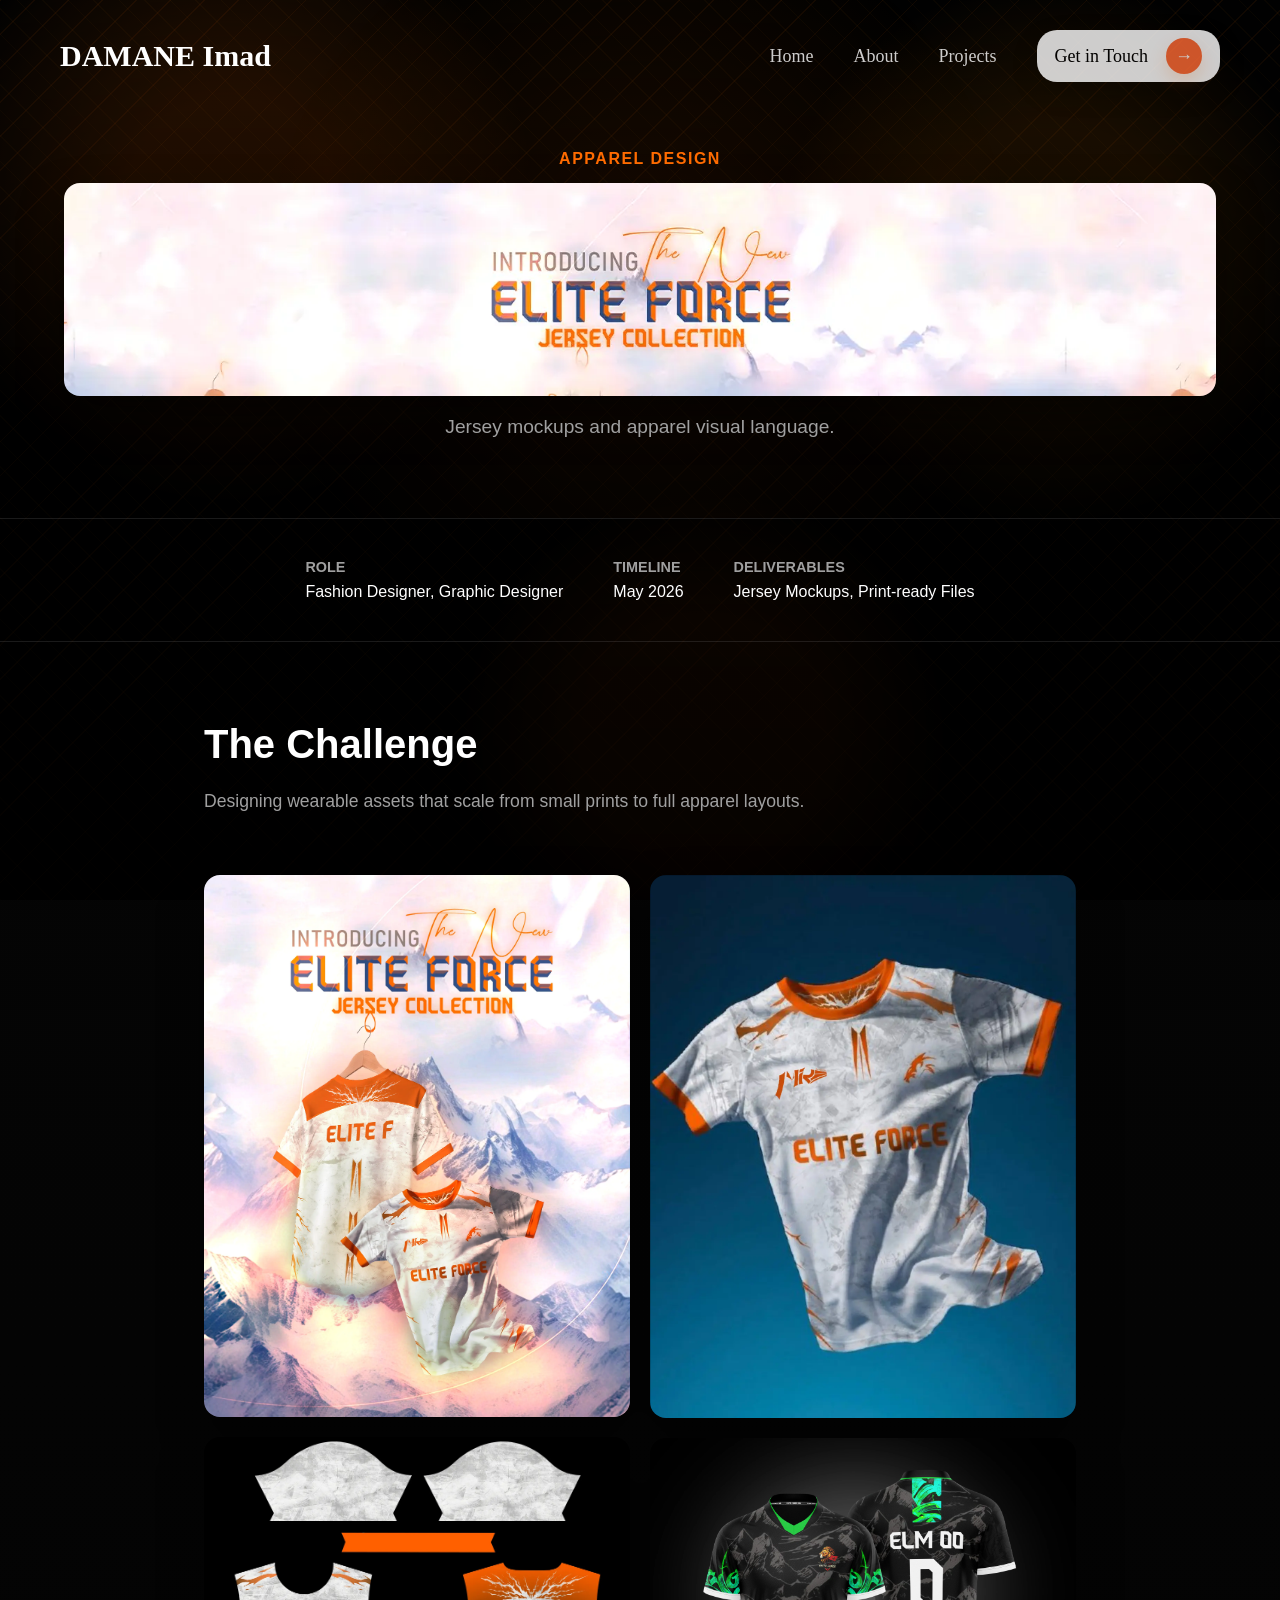
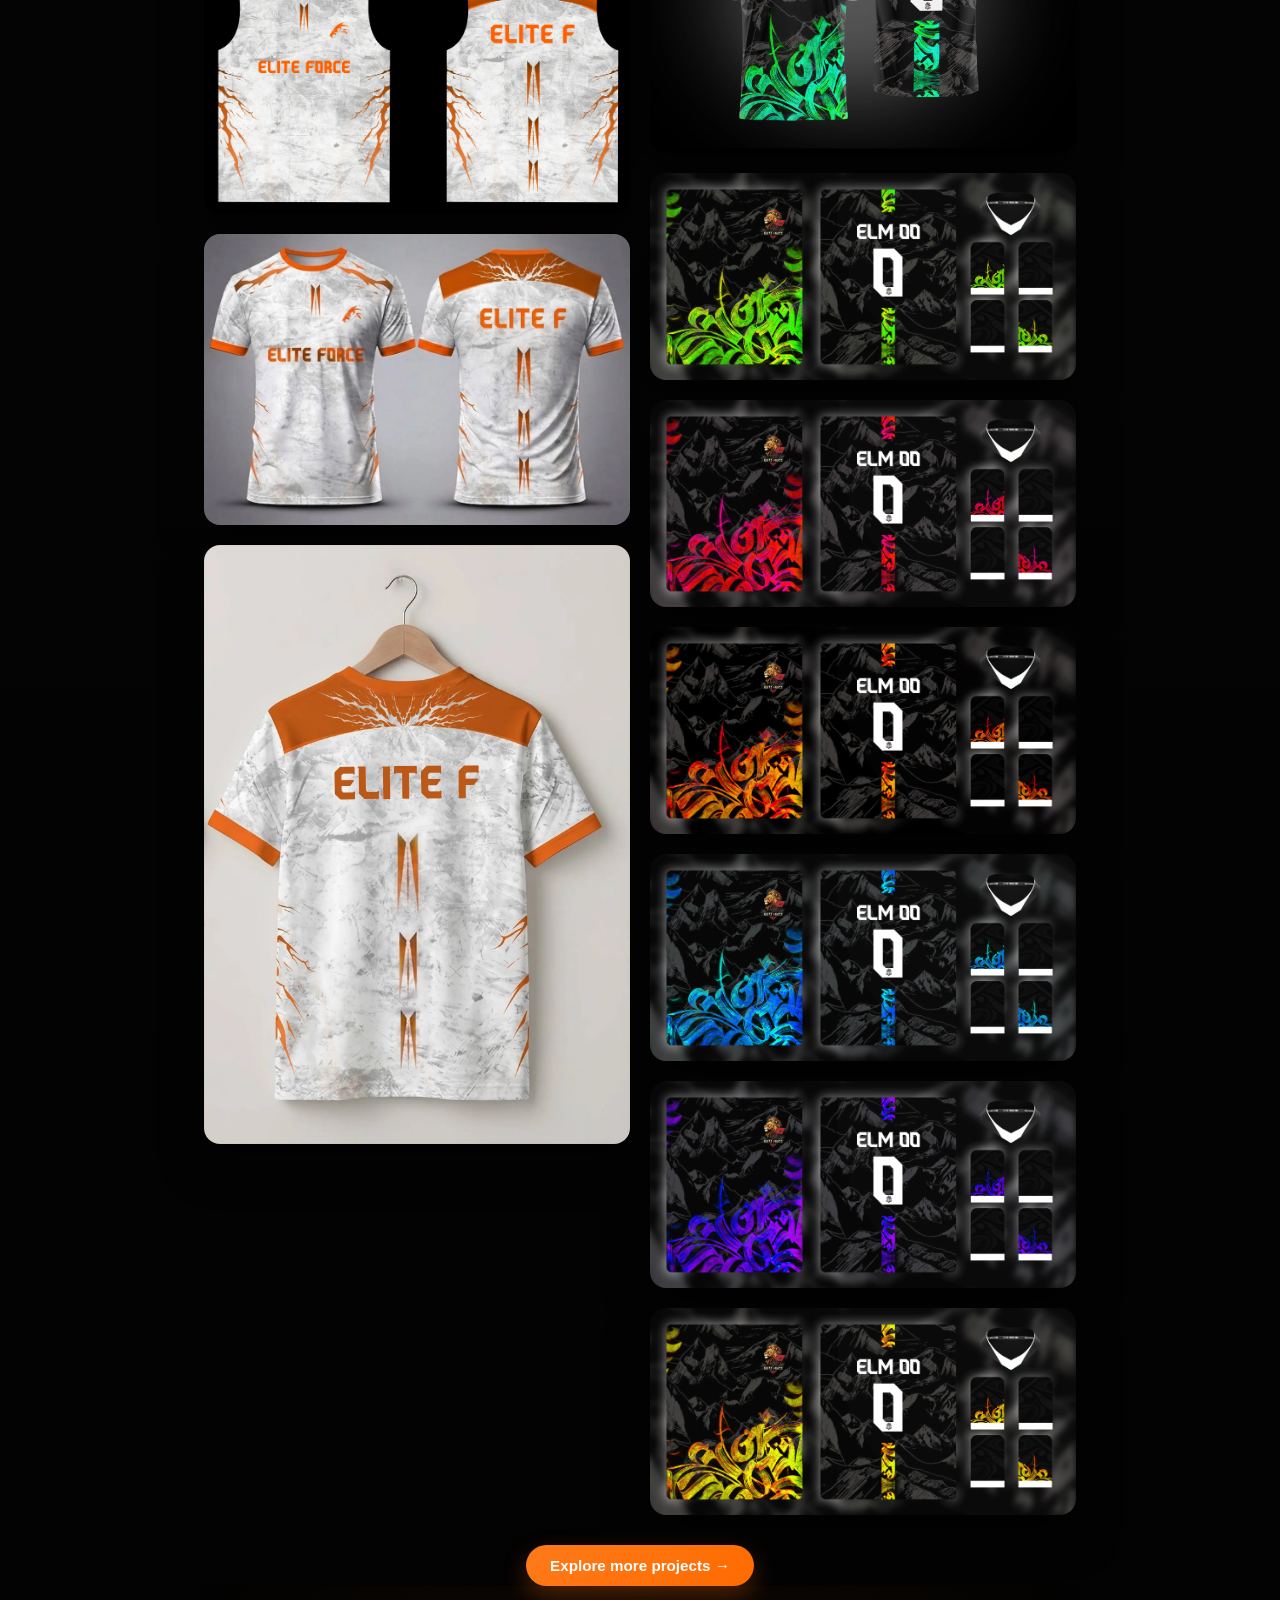
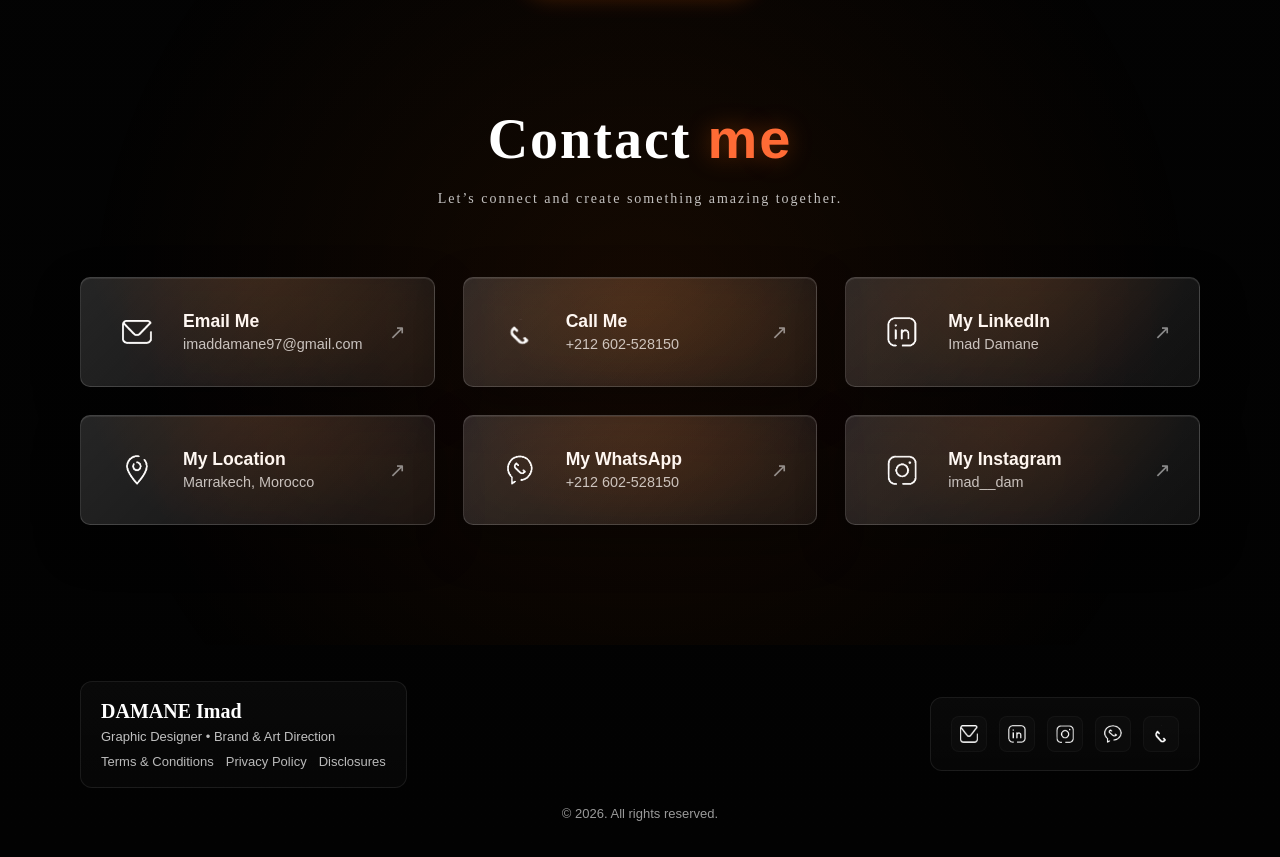
<file: elm_jersey_page.html>
<!DOCTYPE html>
<html lang="en">
<head>
    <meta charset="UTF-8">
    <meta name="viewport" content="width=device-width, initial-scale=1.0">
    <title>ELM Jersey | Portfolio</title>
    <link rel="stylesheet" href="style.css">
    <link rel="stylesheet" href="projects_style.css">
    <style>
        .hidden { display: none; }
        .image-grid-footer { text-align: center; margin-top: 24px; }
        .show-more-btn { display: none; margin: 0 auto; padding: 12px 20px; border-radius: 8px; background: var(--accent, #111); color: #fff; border: none; cursor: pointer; font-weight: 700; }
        .show-more-btn:focus { outline: 2px solid rgba(255,255,255,0.15); }
    </style>
</head>
<body class="project-page">

    <header>
        <h1>DAMANE Imad</h1>
        <nav>
            <ul>
                <li><a href="index.html">Home</a></li>
                <li><a href="index.html#about">About</a></li>
                <li><a href="index.html#projects">Projects</a></li>
                <li><a href="index.html#contact" class="btn-get">Get in Touch</a></li>
            </ul>
        </nav>
    </header>

    <section class="project-hero">
        <div class="glow-bg"></div>
        <div class="project-hero-content">
            <p class="accent-text">Apparel Design</p>
            <img src="images/prjcts heads/jersey head.webp" alt="ELM Jersey" class="project-img full-width project-hero-image">
            <p class="project-subtitle">Jersey mockups and apparel visual language.</p>
    </section>

    <section class="project-details">
        <div class="detail-column">
            <h3>Role</h3>
            <p>Fashion Designer, Graphic Designer</p>
        </div>
        <div class="detail-column">
            <h3>Timeline</h3>
            <p>May 2026</p>
        </div>
        <div class="detail-column">
            <h3>Deliverables</h3>
            <p>Jersey Mockups, Print-ready Files</p>
        </div>

    </section>

    <section class="project-showcase">
        <div class="showcase-text">
            <h2>The Challenge</h2>
            <p>Designing wearable assets that scale from small prints to full apparel layouts.</p>
        </div>

        <div class="image-grid">
            <img src="images/projects gallary/ELM JERSEY gallary/Artboard 3.webp" alt="Jersey 3" class="project-img">
            <img src="images/projects gallary/ELM JERSEY gallary/Artboard 1.webp" alt="Jersey 1" class="project-img">
            <img src="images/projects gallary/ELM JERSEY gallary/Artboard 2.webp" alt="Jersey 2" class="project-img">
            <img src="images/projects gallary/ELM JERSEY gallary/Artboard 4.webp" alt="Jersey 4" class="project-img">
            <img src="images/projects gallary/ELM JERSEY gallary/Artboard 5.webp" alt="Jersey 5" class="project-img">
            <img src="images/projects gallary/ELM JERSEY gallary/Esports jersey mockup.webp" alt="Jersey mockup" class="project-img">
            <img src="images/projects gallary/ELM JERSEY gallary/s.webp" alt="Jersey 7" class="project-img">
            <img src="images/projects gallary/ELM JERSEY gallary/Untitled-1-Recoverded.webp" alt="Jersey 8" class="project-img">
            <img src="images/projects gallary/ELM JERSEY gallary/Untitled-1-Recovered.webp" alt="Jersey 9" class="project-img">
            <img src="images/projects gallary/ELM JERSEY gallary/Untitled-1-Recoveredd.webp" alt="Jersey 10" class="project-img">
            <img src="images/projects gallary/ELM JERSEY gallary/Untitled-1-Recoversed.webp" alt="Jersey 11" class="project-img">
            <img src="images/projects gallary/ELM JERSEY gallary/Untitled-1-Recovsered.webp" alt="Jersey 12" class="project-img">
        </div>

        <div class="image-grid-footer">
            <button id="show-more-btn" class="show-more-btn">Show more</button>
        </div>

        <script>
            document.addEventListener('DOMContentLoaded', function(){
                const grid = document.querySelector('.image-grid');
                if(!grid) return;
                const imgs = Array.from(grid.querySelectorAll('img'));
                const limit = 12;
                if(imgs.length <= limit) return;
                imgs.forEach((img, i)=>{ if(i >= limit) img.classList.add('hidden'); });
                const btn = document.getElementById('show-more-btn');
                if(!btn) return;
                btn.style.display = 'inline-block';
                btn.addEventListener('click', function(){
                    const hiddenImgs = imgs.slice(limit);
                    const isHidden = hiddenImgs[0] && hiddenImgs[0].classList.contains('hidden');
                    if(isHidden){ hiddenImgs.forEach(img=>img.classList.remove('hidden')); btn.textContent = 'Show less'; }
                    else { hiddenImgs.forEach(img=>img.classList.add('hidden')); btn.textContent = 'Show more'; grid.scrollIntoView({behavior:'smooth'}); }
                });
            });
        </script>

    </section>

    <section class="next-project">
        <p>Want to see more?</p>
        <a href="index.html#projects" class="next-project-link">Explore more projects &rarr;</a>
    </section>

    <section id="contact" class="contact-section">
        <div class="contact-header">
            <h1 class="contact-title">Contact <span class="contact-highlight">me</span></h1>
            <p class="contact-description">Let’s connect and create something amazing together.</p>
        </div>

        <div class="contact-container">
            <a href="mailto:imaddamane97@gmail.com" class="contact-card">
                <div class="contact-icon"><img src="images/contact icons/email icon.png" alt="email"></div>
                <div class="contact-info">
                    <h3>Email Me</h3>
                    <p>imaddamane97@gmail.com</p>
                </div>
                <div class="contact-arrow">↗</div>
            </a>

            <a href="tel:+212602528150" class="contact-card">
                <div class="contact-icon"><img src="images/contact icons/phone icon.png" alt="phone"></div>
                <div class="contact-info">
                    <h3>Call Me</h3>
                    <p>+212 602-528150</p>
                </div>
                <div class="contact-arrow">↗</div>
            </a>

            <a href="https://linkedin.com" class="contact-card">
                <div class="contact-icon"><img src="images/contact icons/linkedin icon.png" alt="linkedin"></div>
                <div class="contact-info">
                    <h3>My LinkedIn</h3>
                    <p>Imad Damane</p>
                </div>
                <div class="contact-arrow">↗</div>
            </a>

            <div class="contact-card">
                <div class="contact-icon"><img src="images/contact icons/location icon.png" alt="location"></div>
                <div class="contact-info">
                    <h3>My Location</h3>
                    <p>Marrakech, Morocco</p>
                </div>
                <div class="contact-arrow">↗</div>
            </div>

            <a href="https://wa.me/212602528150" class="contact-card">
                <div class="contact-icon"><img src="images/contact icons/whatsapp icon.png" alt="whatsapp"></div>
                <div class="contact-info">
                    <h3>My WhatsApp</h3>
                    <p>+212 602-528150</p>
                </div>
                <div class="contact-arrow">↗</div>
            </a>

            <a href="https://instagram.com/imad__dam" class="contact-card">
                <div class="contact-icon"><img src="images/contact icons/instagram icon.png" alt="instagram"></div>
                <div class="contact-info">
                    <h3>My Instagram</h3>
                    <p>imad__dam</p>
                </div>
                <div class="contact-arrow">↗</div>
            </a>
        </div>
    </section>

    <footer class="site-footer">
        <div class="footer-inner">
            <div class="footer-left">
                <h3 class="footer-brand">DAMANE Imad</h3>
                <p class="footer-desc">Graphic Designer • Brand & Art Direction</p>
                <div class="footer-links">
                    <a href="#">Terms &amp; Conditions</a>
                    <a href="#">Privacy Policy</a>
                    <a href="#">Disclosures</a>
                </div>
            </div>

            <div class="footer-right">
                <div class="footer-social">
                    <a href="mailto:imaddamane97@gmail.com"><img src="images/contact icons/email icon.png" alt="email"></a>
                    <a href="https://linkedin.com" aria-label="LinkedIn"><img src="images/contact icons/linkedin icon.png" alt="linkedin"></a>
                    <a href="https://instagram.com" aria-label="Instagram"><img src="images/contact icons/instagram icon.png" alt="instagram"></a>
                    <a href="https://wa.me/212602528150" aria-label="WhatsApp"><img src="images/contact icons/whatsapp icon.png" alt="whatsapp"></a>
                    <a href="tel:+212602528150" aria-label="Phone"><img src="images/contact icons/phone icon.png" alt="phone"></a>
                </div>
            </div>
        </div>

        <div class="footer-bottom">
            <p>&copy; 2026. All rights reserved.</p>
        </div>
    </footer>

</body>
</html>
</file>
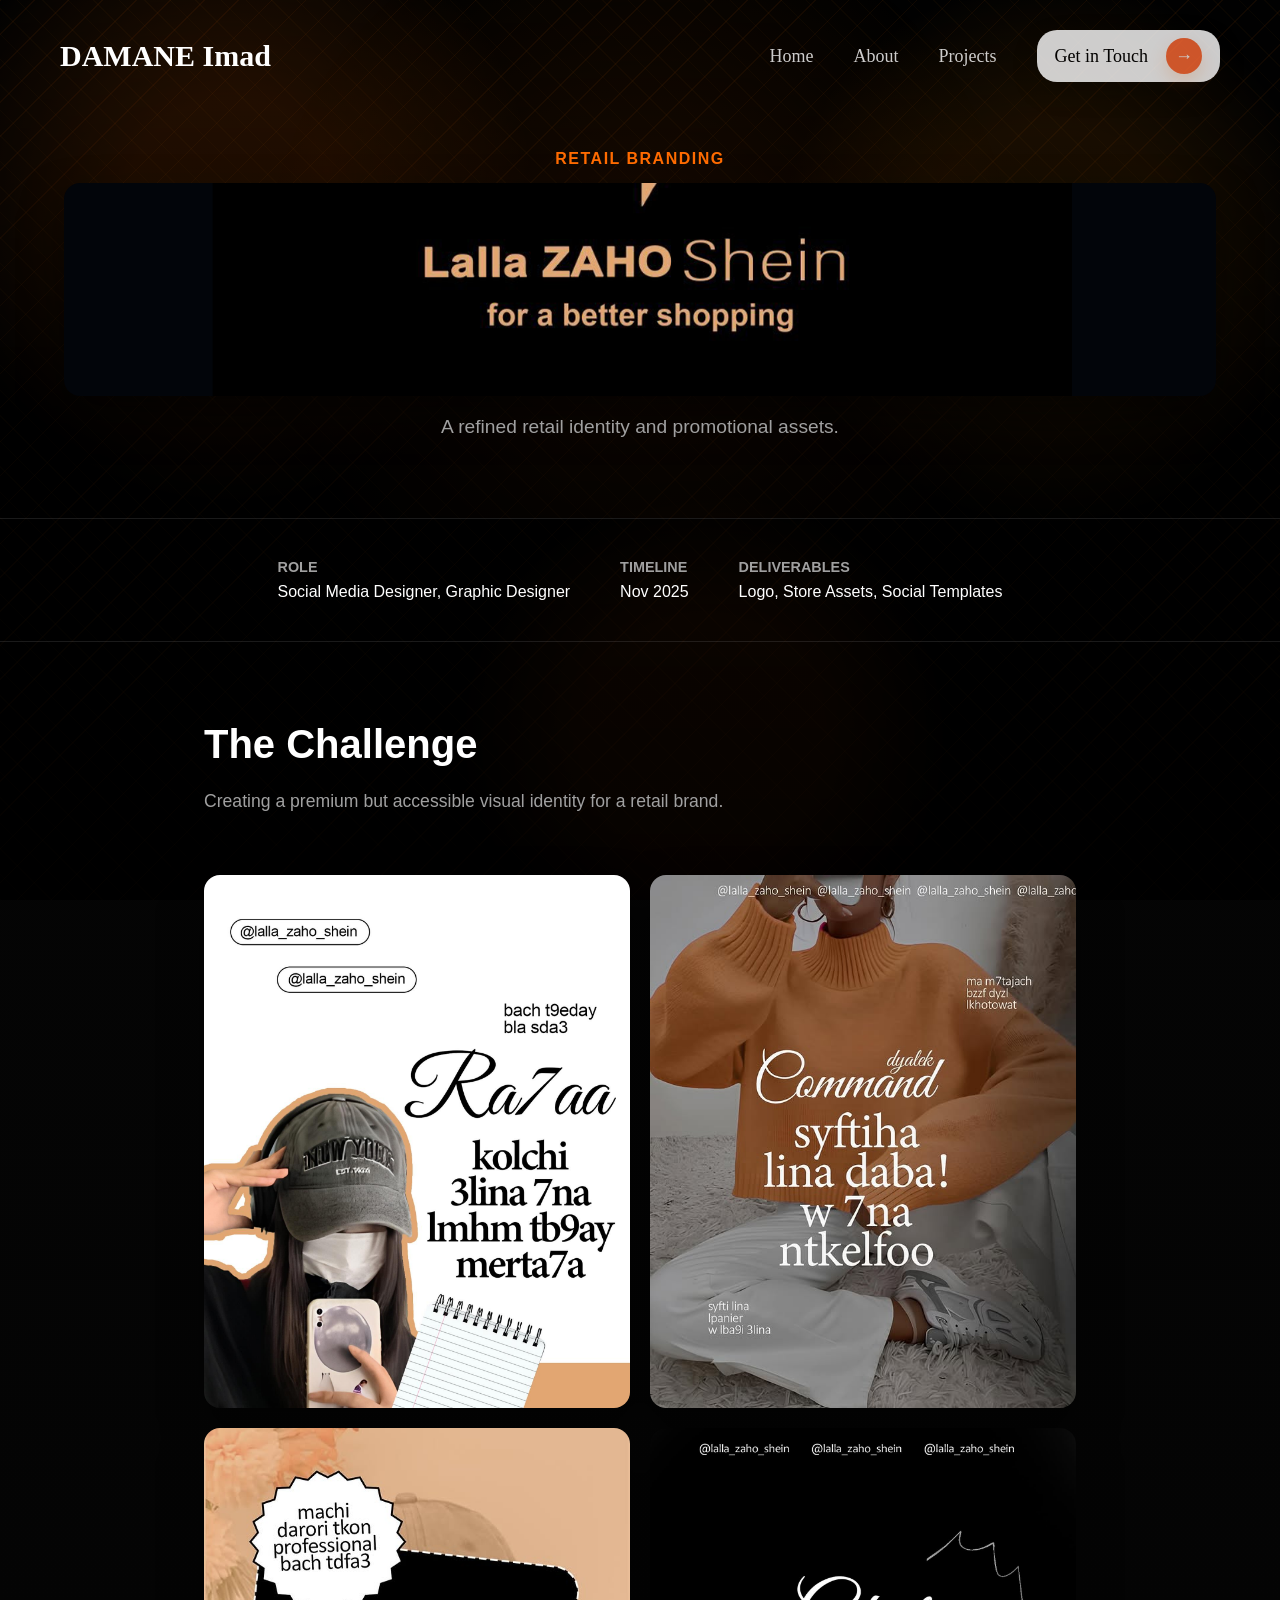
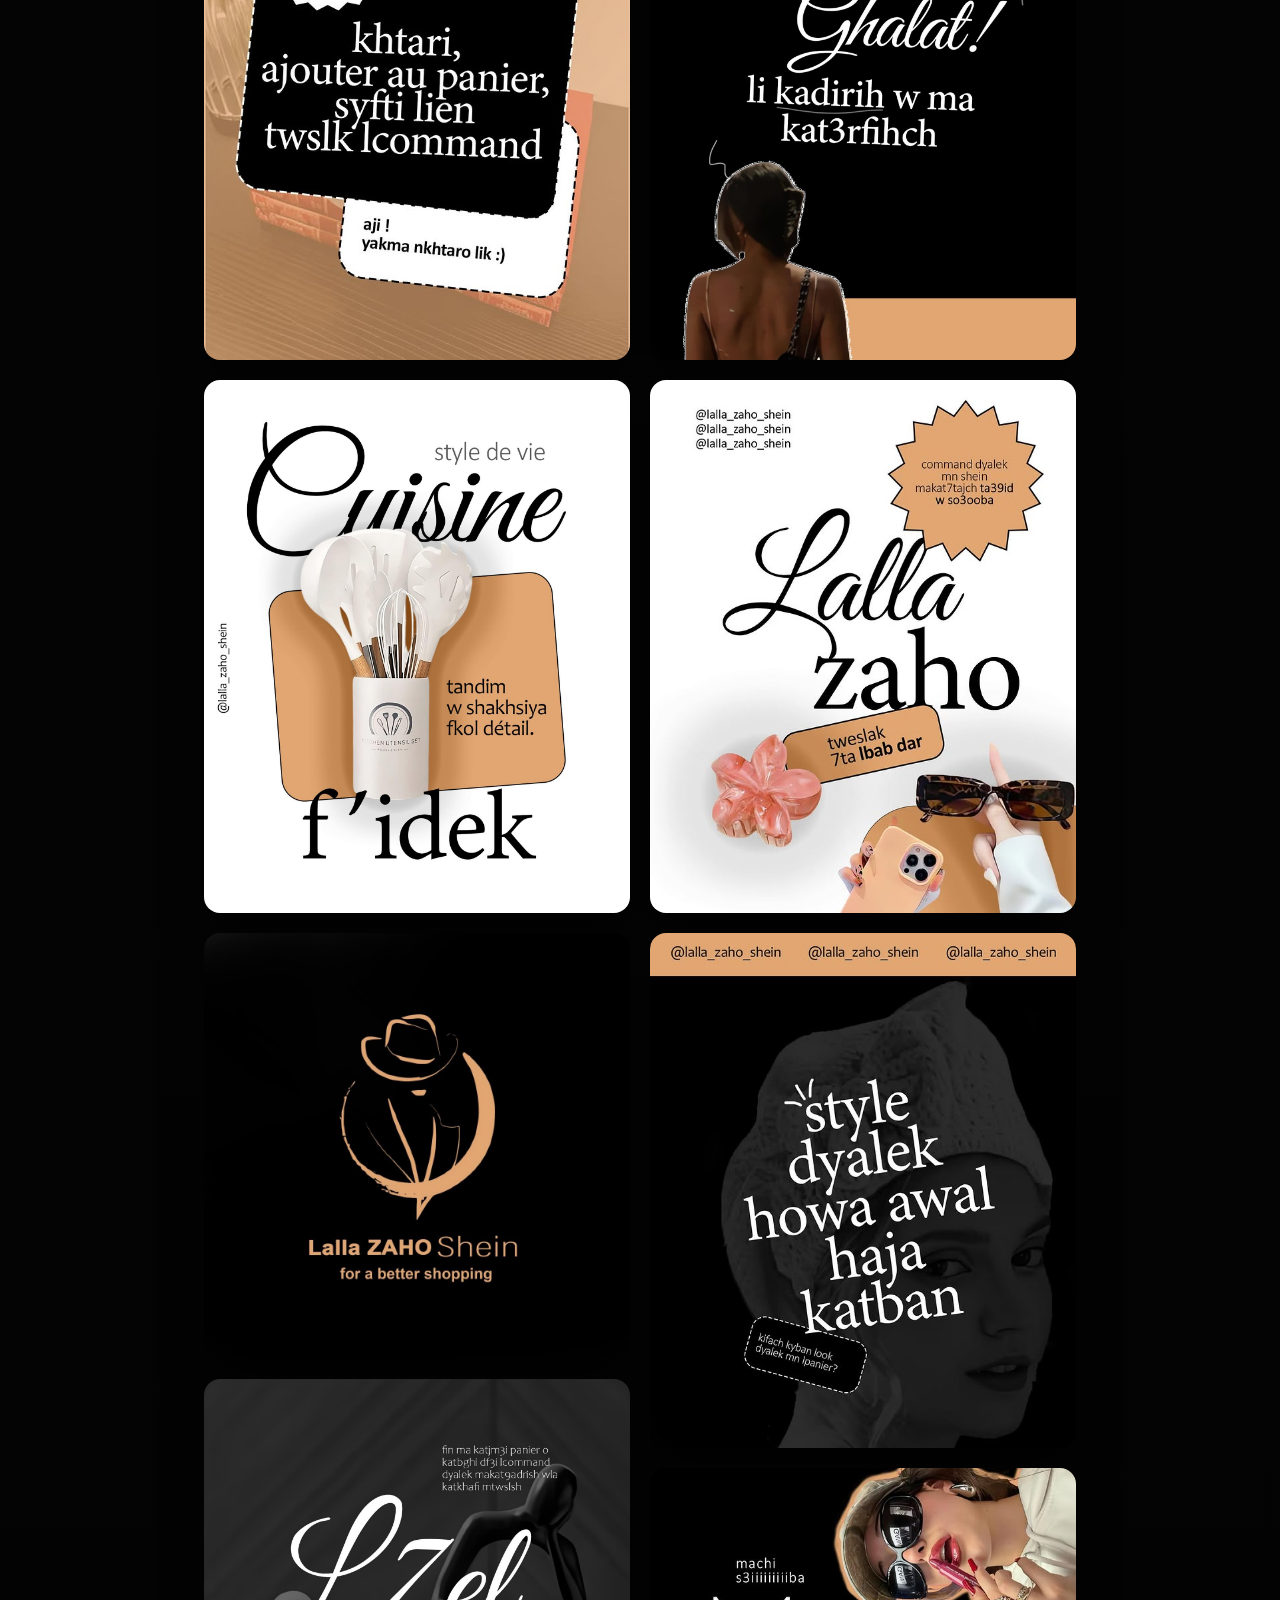
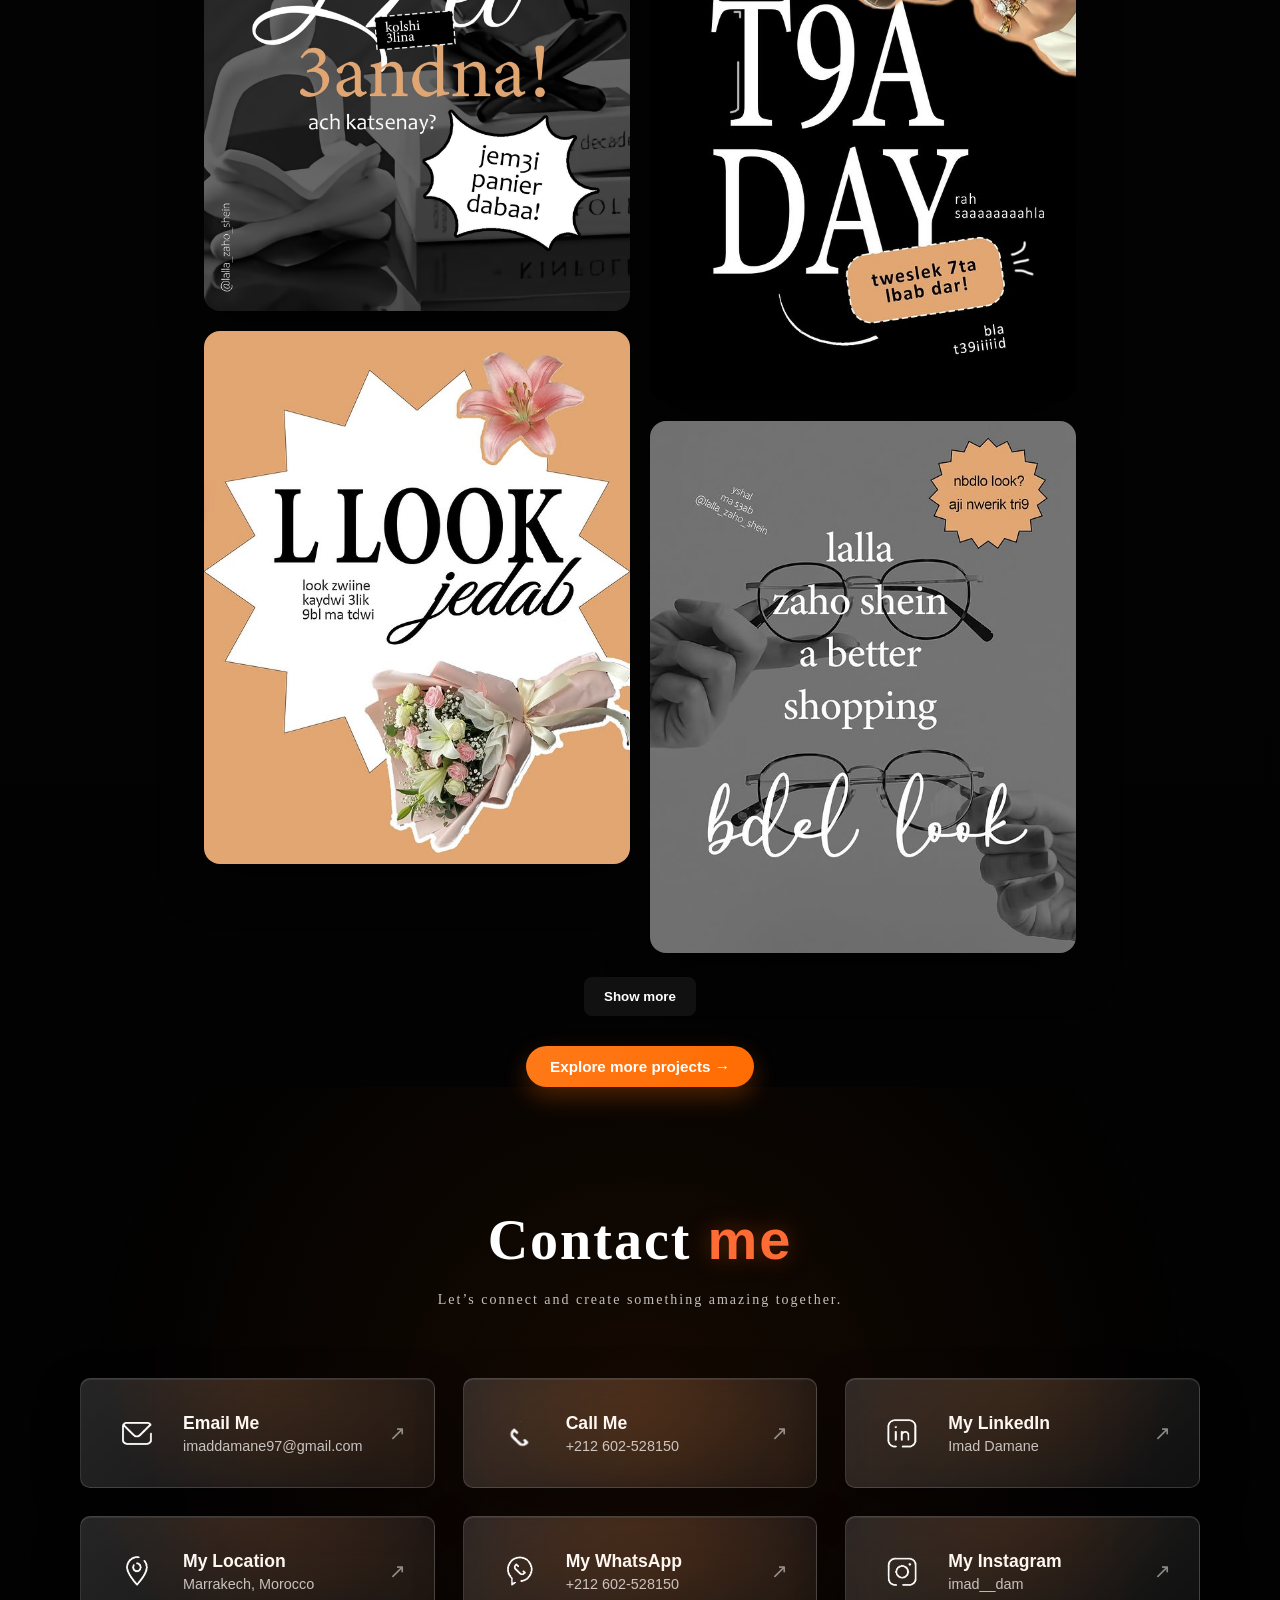
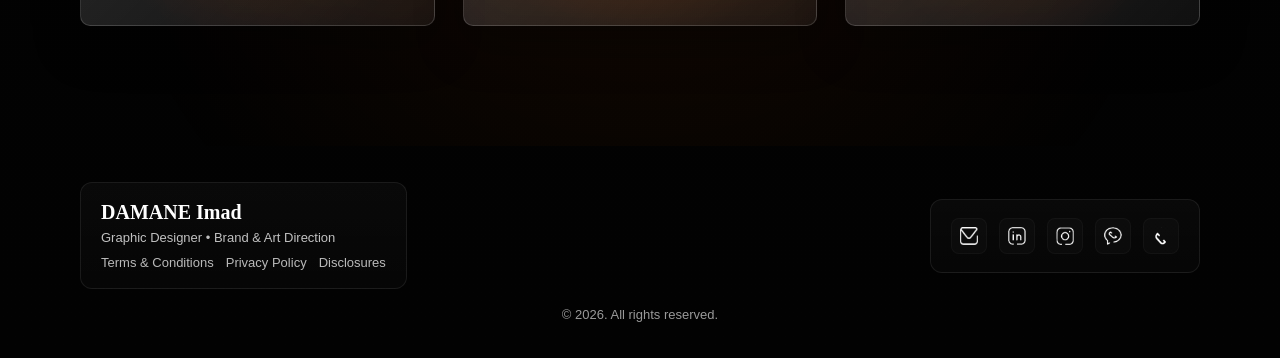
<file: lalla_zaho_page.html>
<!DOCTYPE html>
<html lang="en">
<head>
    <meta charset="UTF-8">
    <meta name="viewport" content="width=device-width, initial-scale=1.0">
    <title>Lalla ZAHO Shein | Portfolio</title>
    <link rel="stylesheet" href="style.css">
    <link rel="stylesheet" href="projects_style.css">
    <style>
        .hidden { display: none; }
        .image-grid-footer { text-align: center; margin-top: 24px; }
        .show-more-btn { display: none; margin: 0 auto; padding: 12px 20px; border-radius: 8px; background: var(--accent, #111); color: #fff; border: none; cursor: pointer; font-weight: 700; }
        .show-more-btn:focus { outline: 2px solid rgba(255,255,255,0.15); }
    </style>
</head>
<body class="project-page">

    <header>
        <h1>DAMANE Imad</h1>
        <nav>
            <ul>
                <li><a href="index.html">Home</a></li>
                <li><a href="index.html#about">About</a></li>
                <li><a href="index.html#projects">Projects</a></li>
                <li><a href="index.html#contact" class="btn-get">Get in Touch</a></li>
            </ul>
        </nav>
    </header>

    <section class="project-hero">
        <div class="glow-bg"></div>
        <div class="project-hero-content">
            <p class="accent-text">Retail Branding</p>
            <img src="images/prjcts heads/lalla zaho head.png" alt="Lalla ZAHO Shein" class="project-img full-width project-hero-image">
            <p class="project-subtitle">A refined retail identity and promotional assets.</p>
    </section>

    <section class="project-details">
        <div class="detail-column">
            <h3>Role</h3>
            <p>Social Media Designer, Graphic Designer</p>
        </div>
        <div class="detail-column">
            <h3>Timeline</h3>
            <p>Nov 2025</p>
        </div>
        <div class="detail-column">
            <h3>Deliverables</h3>
            <p>Logo, Store Assets, Social Templates</p>
        </div>

    </section>

    <section class="project-showcase">
        <div class="showcase-text">
            <h2>The Challenge</h2>
            <p>Creating a premium but accessible visual identity for a retail brand.</p>
        </div>

        <div class="image-grid">
            <img src="images/projects gallary/LALLA ZAHO SHEIN gallary/505405767_18087554329673564_4263268970091814765_n.jpg" alt="Lalla 1" class="project-img">
            <img src="images/projects gallary/LALLA ZAHO SHEIN gallary/505417131_18087553732673564_921698782790201660_n.jpg" alt="Lalla 2" class="project-img">
            <img src="images/projects gallary/LALLA ZAHO SHEIN gallary/505443150_18087554206673564_6991381953854421877_n.jpg" alt="Lalla 3" class="project-img">
            <img src="images/projects gallary/LALLA ZAHO SHEIN gallary/505444257_18087552712673564_3823357315702327994_n.jpg" alt="Lalla 4" class="project-img">
            <img src="images/projects gallary/LALLA ZAHO SHEIN gallary/505445872_18087554299673564_8688265422213903597_n.jpg" alt="Lalla 5" class="project-img">
            <img src="images/projects gallary/LALLA ZAHO SHEIN gallary/505455120_18087554011673564_554479400645447417_n.jpg" alt="Lalla 6" class="project-img">
            <img src="images/projects gallary/LALLA ZAHO SHEIN gallary/505469647_18087553609673564_3103521751411905974_n.jpg" alt="Lalla 7" class="project-img">
            <img src="images/projects gallary/LALLA ZAHO SHEIN gallary/505477310_18087553810673564_4142068960108305313_n.jpg" alt="Lalla 8" class="project-img">
            <img src="images/projects gallary/LALLA ZAHO SHEIN gallary/505724102_18087552853673564_7466219392640304968_n.jpg" alt="Lalla 9" class="project-img">
            <img src="images/projects gallary/LALLA ZAHO SHEIN gallary/505727642_18087553981673564_418511459649728236_n.jpg" alt="Lalla 10" class="project-img">
            <img src="images/projects gallary/LALLA ZAHO SHEIN gallary/505731476_18087553687673564_3277415222499603626_n.jpg" alt="Lalla 11" class="project-img">
            <img src="images/projects gallary/LALLA ZAHO SHEIN gallary/505747714_18087554365673564_1223473039457609006_n.jpg" alt="Lalla 12" class="project-img">
            <img src="images/projects gallary/LALLA ZAHO SHEIN gallary/505778754_18087554245673564_5483442457474848905_n.jpg" alt="Lalla 13" class="project-img">
            <img src="images/projects gallary/LALLA ZAHO SHEIN gallary/505802877_18087554062673564_5164417401074303286_n.jpg" alt="Lalla 14" class="project-img">
            <img src="images/projects gallary/LALLA ZAHO SHEIN gallary/505955347_18087554425673564_2930636218838419988_n.jpg" alt="Lalla 15" class="project-img">
            <img src="images/projects gallary/LALLA ZAHO SHEIN gallary/506053938_18087553648673564_5173106451680967347_n.jpg" alt="Lalla 16" class="project-img">
        </div>

        <div class="image-grid-footer">
            <button id="show-more-btn" class="show-more-btn">Show more</button>
        </div>

        <script>
            document.addEventListener('DOMContentLoaded', function(){
                const grid = document.querySelector('.image-grid');
                if(!grid) return;
                const imgs = Array.from(grid.querySelectorAll('img'));
                const limit = 12;
                if(imgs.length <= limit) return;
                imgs.forEach((img, i)=>{ if(i >= limit) img.classList.add('hidden'); });
                const btn = document.getElementById('show-more-btn');
                if(!btn) return;
                btn.style.display = 'inline-block';
                btn.addEventListener('click', function(){
                    const hiddenImgs = imgs.slice(limit);
                    const isHidden = hiddenImgs[0] && hiddenImgs[0].classList.contains('hidden');
                    if(isHidden){ hiddenImgs.forEach(img=>img.classList.remove('hidden')); btn.textContent = 'Show less'; }
                    else { hiddenImgs.forEach(img=>img.classList.add('hidden')); btn.textContent = 'Show more'; grid.scrollIntoView({behavior:'smooth'}); }
                });
            });
        </script>

    </section>

    <section class="next-project">
        <p>Want to see more?</p>
        <a href="index.html#projects" class="next-project-link">Explore more projects &rarr;</a>
    </section>

    <section id="contact" class="contact-section">
        <div class="contact-header">
            <h1 class="contact-title">Contact <span class="contact-highlight">me</span></h1>
            <p class="contact-description">Let’s connect and create something amazing together.</p>
        </div>

        <div class="contact-container">
            <a href="mailto:imaddamane97@gmail.com" class="contact-card">
                <div class="contact-icon"><img src="images/contact icons/email icon.png" alt="email"></div>
                <div class="contact-info">
                    <h3>Email Me</h3>
                    <p>imaddamane97@gmail.com</p>
                </div>
                <div class="contact-arrow">↗</div>
            </a>

            <a href="tel:+212602528150" class="contact-card">
                <div class="contact-icon"><img src="images/contact icons/phone icon.png" alt="phone"></div>
                <div class="contact-info">
                    <h3>Call Me</h3>
                    <p>+212 602-528150</p>
                </div>
                <div class="contact-arrow">↗</div>
            </a>

            <a href="https://linkedin.com" class="contact-card">
                <div class="contact-icon"><img src="images/contact icons/linkedin icon.png" alt="linkedin"></div>
                <div class="contact-info">
                    <h3>My LinkedIn</h3>
                    <p>Imad Damane</p>
                </div>
                <div class="contact-arrow">↗</div>
            </a>

            <div class="contact-card">
                <div class="contact-icon"><img src="images/contact icons/location icon.png" alt="location"></div>
                <div class="contact-info">
                    <h3>My Location</h3>
                    <p>Marrakech, Morocco</p>
                </div>
                <div class="contact-arrow">↗</div>
            </div>

            <a href="https://wa.me/212602528150" class="contact-card">
                <div class="contact-icon"><img src="images/contact icons/whatsapp icon.png" alt="whatsapp"></div>
                <div class="contact-info">
                    <h3>My WhatsApp</h3>
                    <p>+212 602-528150</p>
                </div>
                <div class="contact-arrow">↗</div>
            </a>

            <a href="https://instagram.com/imad__dam" class="contact-card">
                <div class="contact-icon"><img src="images/contact icons/instagram icon.png" alt="instagram"></div>
                <div class="contact-info">
                    <h3>My Instagram</h3>
                    <p>imad__dam</p>
                </div>
                <div class="contact-arrow">↗</div>
            </a>
        </div>
    </section>

    <footer class="site-footer">
        <div class="footer-inner">
            <div class="footer-left">
                <h3 class="footer-brand">DAMANE Imad</h3>
                <p class="footer-desc">Graphic Designer • Brand & Art Direction</p>
                <div class="footer-links">
                    <a href="#">Terms &amp; Conditions</a>
                    <a href="#">Privacy Policy</a>
                    <a href="#">Disclosures</a>
                </div>
            </div>

            <div class="footer-right">
                <div class="footer-social">
                    <a href="mailto:imaddamane97@gmail.com"><img src="images/contact icons/email icon.png" alt="email"></a>
                    <a href="https://linkedin.com" aria-label="LinkedIn"><img src="images/contact icons/linkedin icon.png" alt="linkedin"></a>
                    <a href="https://instagram.com" aria-label="Instagram"><img src="images/contact icons/instagram icon.png" alt="instagram"></a>
                    <a href="https://wa.me/212602528150" aria-label="WhatsApp"><img src="images/contact icons/whatsapp icon.png" alt="whatsapp"></a>
                    <a href="tel:+212602528150" aria-label="Phone"><img src="images/contact icons/phone icon.png" alt="phone"></a>
                </div>
            </div>
        </div>

        <div class="footer-bottom">
            <p>&copy; 2026. All rights reserved.</p>
        </div>
    </footer>

</body>
</html>
</file>
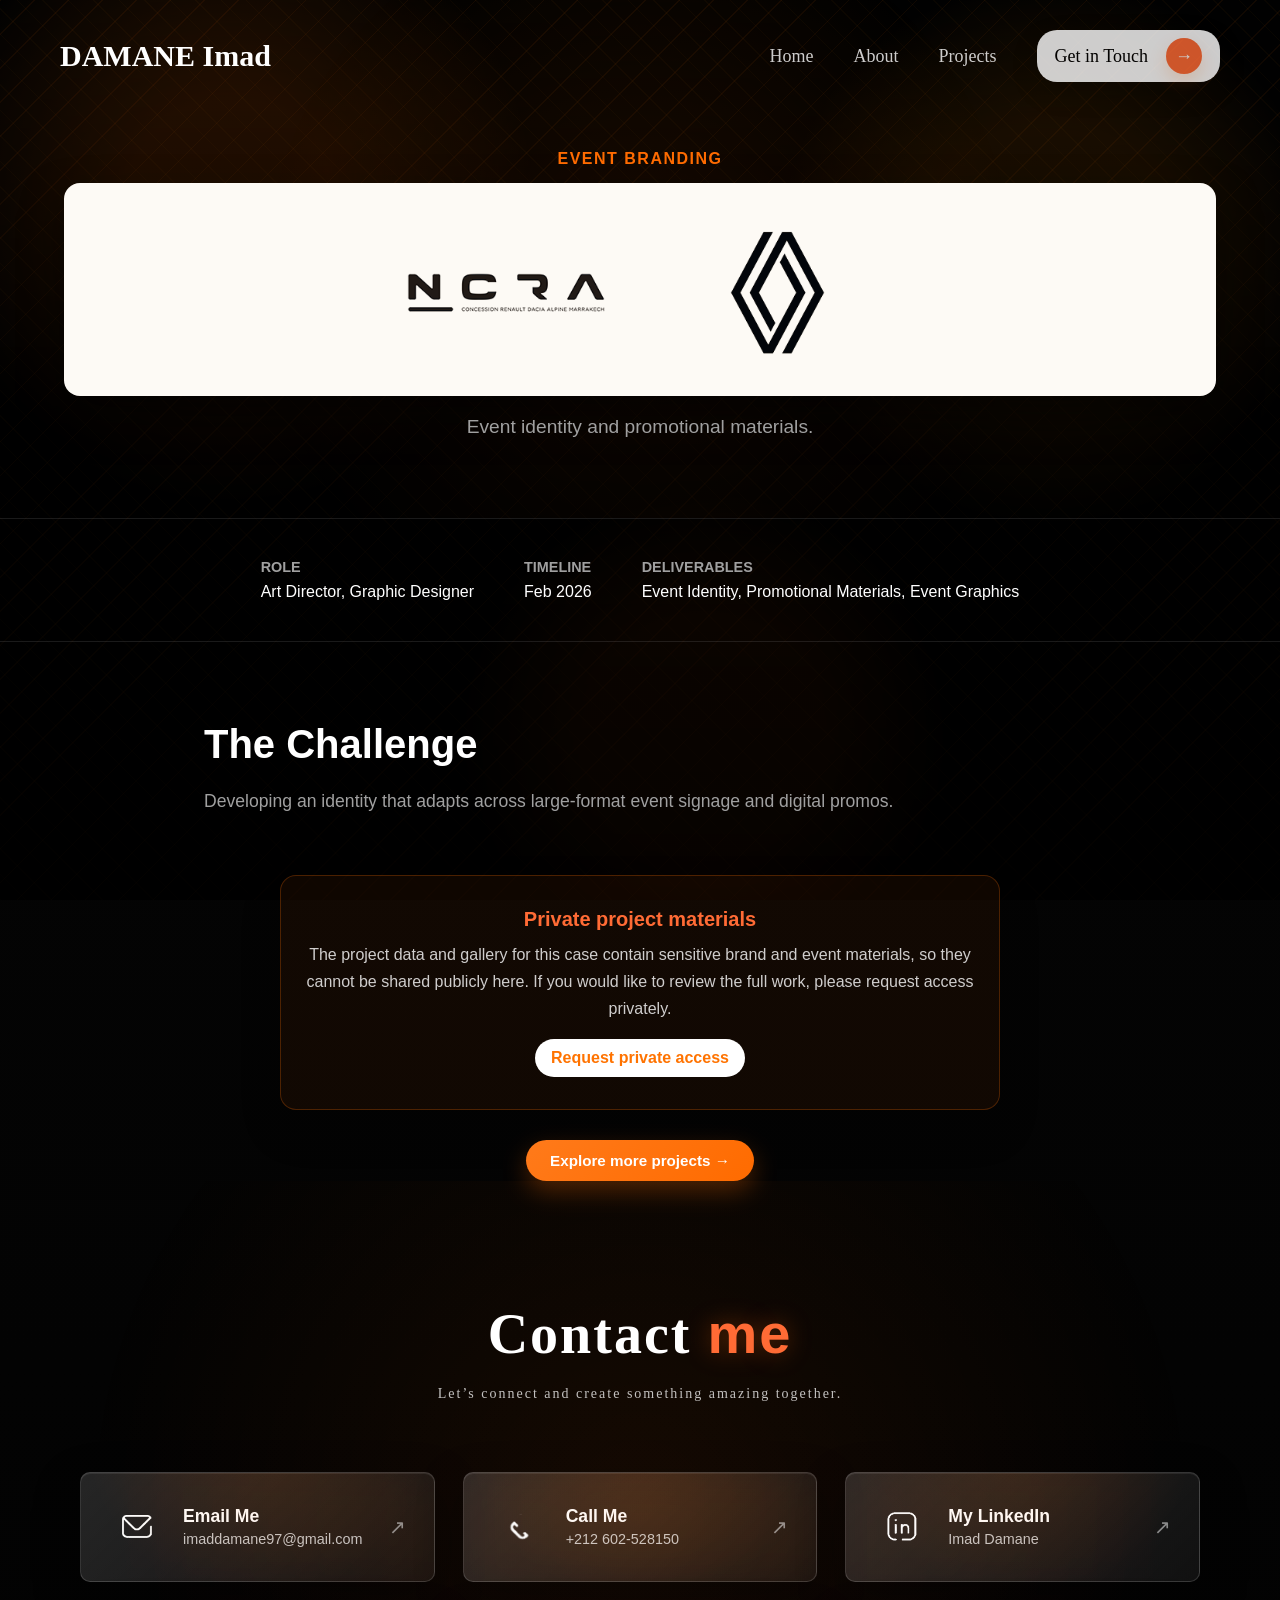
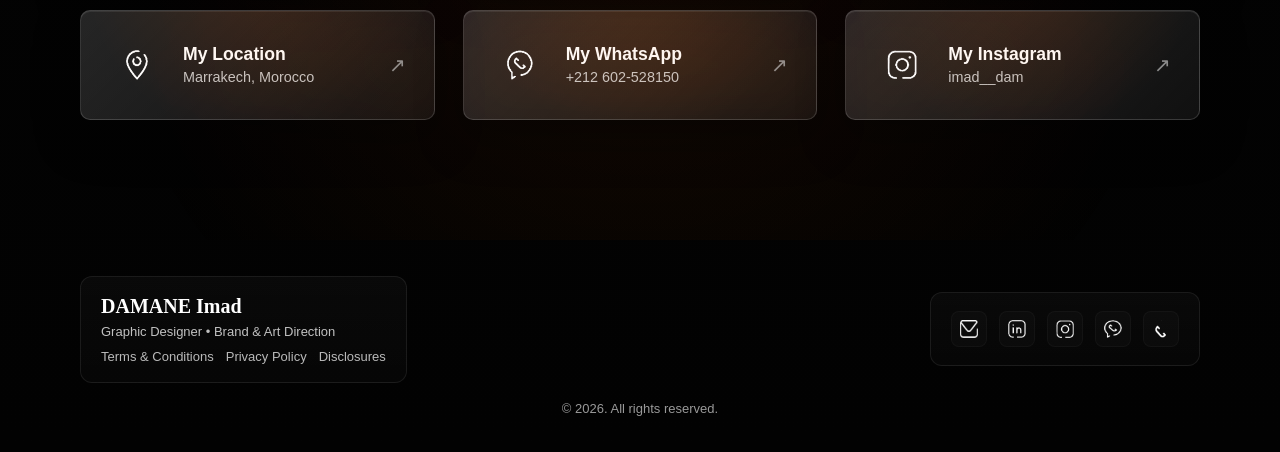
<file: mille_events_page.html>
<!DOCTYPE html>
<html lang="en">
<head>
    <meta charset="UTF-8">
    <meta name="viewport" content="width=device-width, initial-scale=1.0">
    <title>Mille Events | Portfolio</title>
    <link rel="stylesheet" href="style.css">
    <link rel="stylesheet" href="projects_style.css">
    <style>
        .hidden { display: none; }
        .image-grid-footer { text-align: center; margin-top: 24px; }
        .show-more-btn { display: none; margin: 0 auto; padding: 12px 20px; border-radius: 8px; background: var(--accent, #111); color: #fff; border: none; cursor: pointer; font-weight: 700; }
        .show-more-btn:focus { outline: 2px solid rgba(255,255,255,0.15); }
        .image-grid {
            display: flex;
            justify-content: center;
            padding: 0 10px;
        }
        .gallery-private-note {
            width: min(720px, 100%);
            padding: 32px 24px;
            border: 1px solid rgba(255,107,0,0.25);
            border-radius: 16px;
            background: rgba(255,107,0,0.06);
            text-align: center;
            box-shadow: 0 20px 40px rgba(0,0,0,0.18);
        }
        .gallery-private-note h3 {
            color: #ff6b35;
            margin-bottom: 10px;
            font-size: 1.25rem;
        }
        .gallery-private-note p {
            color: rgba(255,255,255,0.8);
            max-width: 700px;
            margin: 0 auto 16px;
            line-height: 1.7;
        }
        .gallery-private-link {
            display: inline-block;
            padding: 10px 16px;
            border-radius: 999px;
            background: #ffffff;
            color: #ff7300;
            text-decoration: none;
            font-weight: 600;
        }
    </style>
</head>
<body class="project-page">

    <header>
        <h1>DAMANE Imad</h1>
        <nav>
            <ul>
                <li><a href="index.html">Home</a></li>
                <li><a href="index.html#about">About</a></li>
                <li><a href="index.html#projects">Projects</a></li>
                <li><a href="index.html#contact" class="btn-get">Get in Touch</a></li>
            </ul>
        </nav>
    </header>

    <section class="project-hero">
        <div class="glow-bg"></div>
        <div class="project-hero-content">
            <p class="accent-text">Event Branding</p>
            <img src="images/prjcts heads/mille event head.png" alt="Mille Events" class="project-img full-width project-hero-image">
            <p class="project-subtitle">Event identity and promotional materials.</p>
    </section>

    <section class="project-details">
        <div class="detail-column">
            <h3>Role</h3>
            <p>Art Director, Graphic Designer</p>
        </div>
        <div class="detail-column">
            <h3>Timeline</h3>
            <p>Feb 2026</p>
        </div>
        <div class="detail-column">
            <h3>Deliverables</h3>
            <p>Event Identity, Promotional Materials, Event Graphics</p>
        </div>

    </section>

    <section class="project-showcase">
        <div class="showcase-text">
            <h2>The Challenge</h2>
            <p>Developing an identity that adapts across large-format event signage and digital promos.</p>
        </div>

        <div class="image-grid">
            <div class="gallery-private-note">
                <h3>Private project materials</h3>
                <p>The project data and gallery for this case contain sensitive brand and event materials, so they cannot be shared publicly here. If you would like to review the full work, please request access privately.</p>
                <a href="mailto:imaddamane97@gmail.com?subject=Request%20private%20project%20access" class="gallery-private-link">Request private access</a>
            </div>
        </div>

        <script>
            document.addEventListener('DOMContentLoaded', function(){
                const grid = document.querySelector('.image-grid');
                if(!grid) return;
                const imgs = Array.from(grid.querySelectorAll('img'));
                const limit = 12;
                if(imgs.length <= limit) return;
                imgs.forEach((img, i)=>{ if(i >= limit) img.classList.add('hidden'); });
                const btn = document.getElementById('show-more-btn');
                if(!btn) return;
                btn.style.display = 'inline-block';
                btn.addEventListener('click', function(){
                    const hiddenImgs = imgs.slice(limit);
                    const isHidden = hiddenImgs[0] && hiddenImgs[0].classList.contains('hidden');
                    if(isHidden){ hiddenImgs.forEach(img=>img.classList.remove('hidden')); btn.textContent = 'Show less'; }
                    else { hiddenImgs.forEach(img=>img.classList.add('hidden')); btn.textContent = 'Show more'; grid.scrollIntoView({behavior:'smooth'}); }
                });
            });
        </script>

    </section>

    <section class="next-project">
        <p>Want to see more?</p>
        <a href="index.html#projects" class="next-project-link">Explore more projects &rarr;</a>
    </section>

    <section id="contact" class="contact-section">
        <div class="contact-header">
            <h1 class="contact-title">Contact <span class="contact-highlight">me</span></h1>
            <p class="contact-description">Let’s connect and create something amazing together.</p>
        </div>

        <div class="contact-container">
            <a href="mailto:imaddamane97@gmail.com" class="contact-card">
                <div class="contact-icon"><img src="images/contact icons/email icon.png" alt="email"></div>
                <div class="contact-info">
                    <h3>Email Me</h3>
                    <p>imaddamane97@gmail.com</p>
                </div>
                <div class="contact-arrow">↗</div>
            </a>

            <a href="tel:+212602528150" class="contact-card">
                <div class="contact-icon"><img src="images/contact icons/phone icon.png" alt="phone"></div>
                <div class="contact-info">
                    <h3>Call Me</h3>
                    <p>+212 602-528150</p>
                </div>
                <div class="contact-arrow">↗</div>
            </a>

            <a href="https://linkedin.com" class="contact-card">
                <div class="contact-icon"><img src="images/contact icons/linkedin icon.png" alt="linkedin"></div>
                <div class="contact-info">
                    <h3>My LinkedIn</h3>
                    <p>Imad Damane</p>
                </div>
                <div class="contact-arrow">↗</div>
            </a>

            <div class="contact-card">
                <div class="contact-icon"><img src="images/contact icons/location icon.png" alt="location"></div>
                <div class="contact-info">
                    <h3>My Location</h3>
                    <p>Marrakech, Morocco</p>
                </div>
                <div class="contact-arrow">↗</div>
            </div>

            <a href="https://wa.me/212602528150" class="contact-card">
                <div class="contact-icon"><img src="images/contact icons/whatsapp icon.png" alt="whatsapp"></div>
                <div class="contact-info">
                    <h3>My WhatsApp</h3>
                    <p>+212 602-528150</p>
                </div>
                <div class="contact-arrow">↗</div>
            </a>

            <a href="https://instagram.com/imad__dam" class="contact-card">
                <div class="contact-icon"><img src="images/contact icons/instagram icon.png" alt="instagram"></div>
                <div class="contact-info">
                    <h3>My Instagram</h3>
                    <p>imad__dam</p>
                </div>
                <div class="contact-arrow">↗</div>
            </a>
        </div>
    </section>

    <footer class="site-footer">
        <div class="footer-inner">
            <div class="footer-left">
                <h3 class="footer-brand">DAMANE Imad</h3>
                <p class="footer-desc">Graphic Designer • Brand & Art Direction</p>
                <div class="footer-links">
                    <a href="#">Terms &amp; Conditions</a>
                    <a href="#">Privacy Policy</a>
                    <a href="#">Disclosures</a>
                </div>
            </div>

            <div class="footer-right">
                <div class="footer-social">
                    <a href="mailto:imaddamane97@gmail.com"><img src="images/contact icons/email icon.png" alt="email"></a>
                    <a href="https://linkedin.com" aria-label="LinkedIn"><img src="images/contact icons/linkedin icon.png" alt="linkedin"></a>
                    <a href="https://instagram.com" aria-label="Instagram"><img src="images/contact icons/instagram icon.png" alt="instagram"></a>
                    <a href="https://wa.me/212602528150" aria-label="WhatsApp"><img src="images/contact icons/whatsapp icon.png" alt="whatsapp"></a>
                    <a href="tel:+212602528150" aria-label="Phone"><img src="images/contact icons/phone icon.png" alt="phone"></a>
                </div>
            </div>
        </div>

        <div class="footer-bottom">
            <p>&copy; 2026. All rights reserved.</p>
        </div>
    </footer>

</body>
</html>
</file>
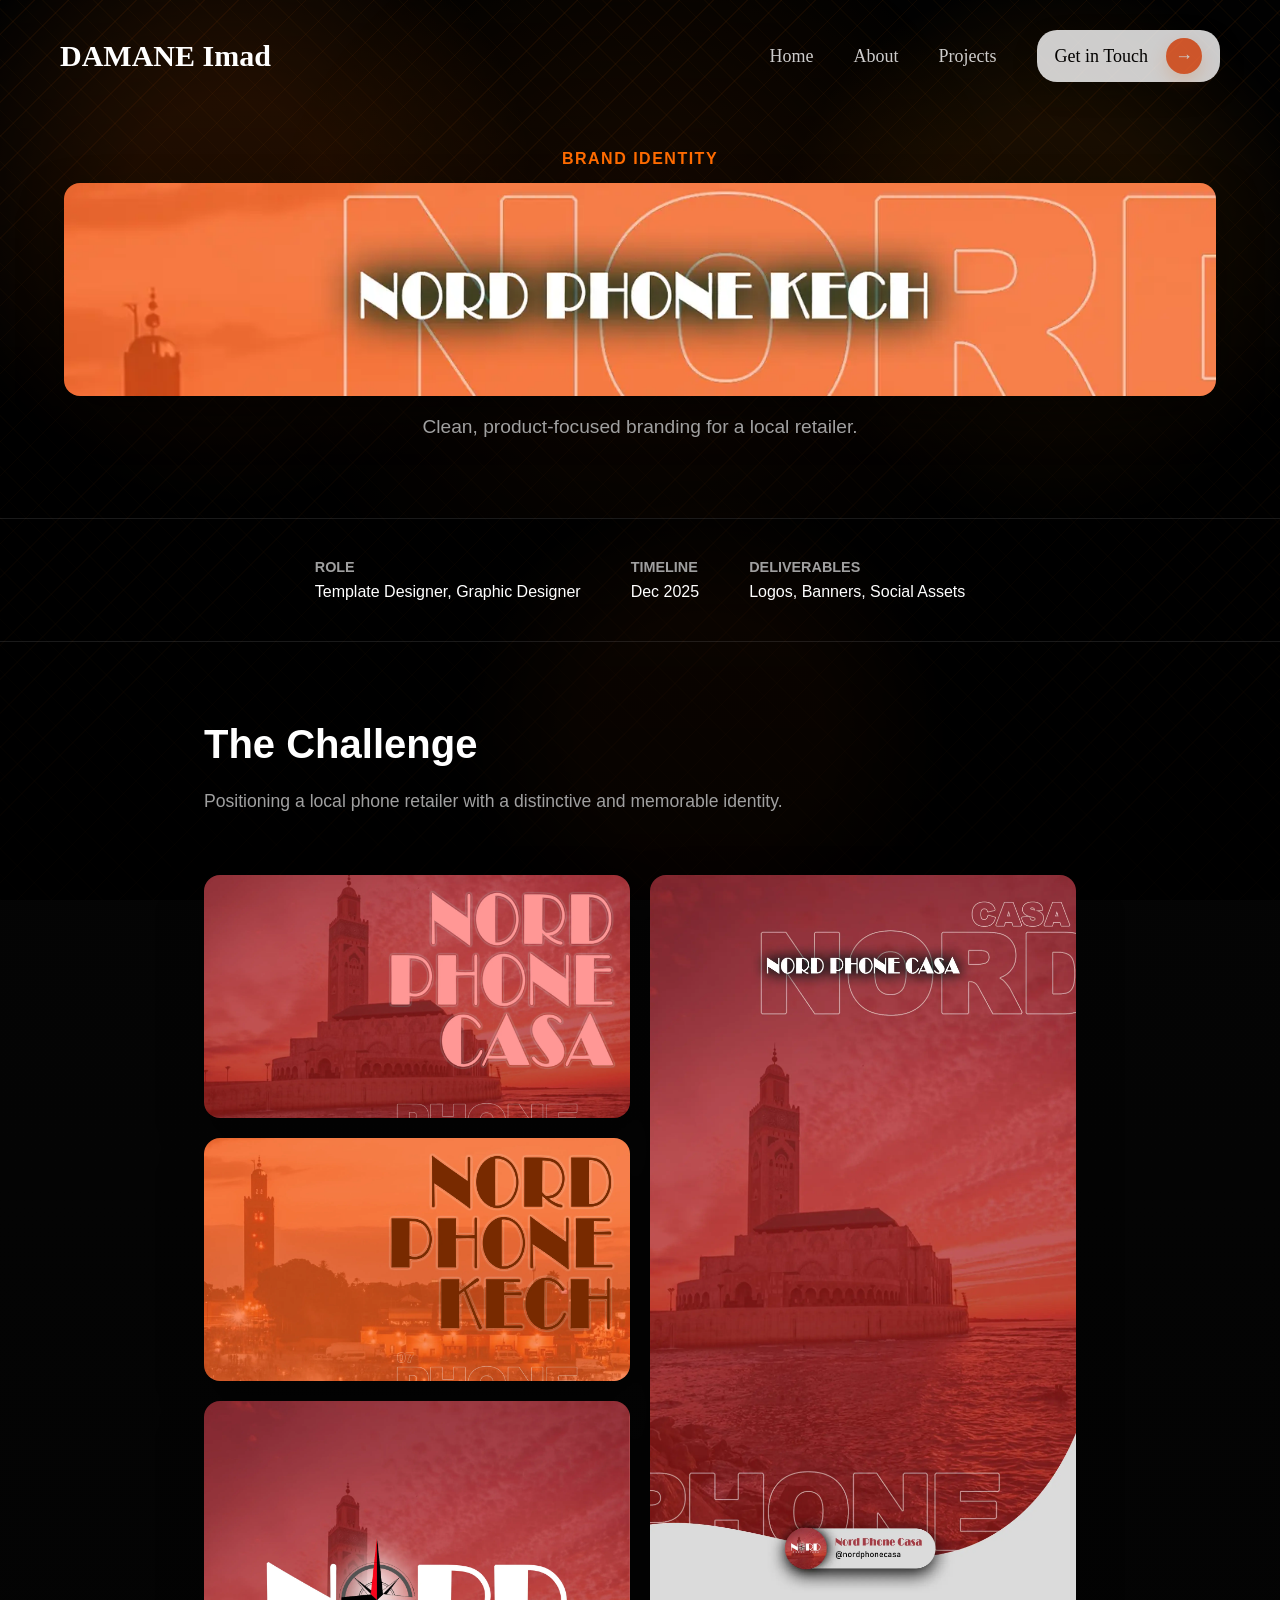
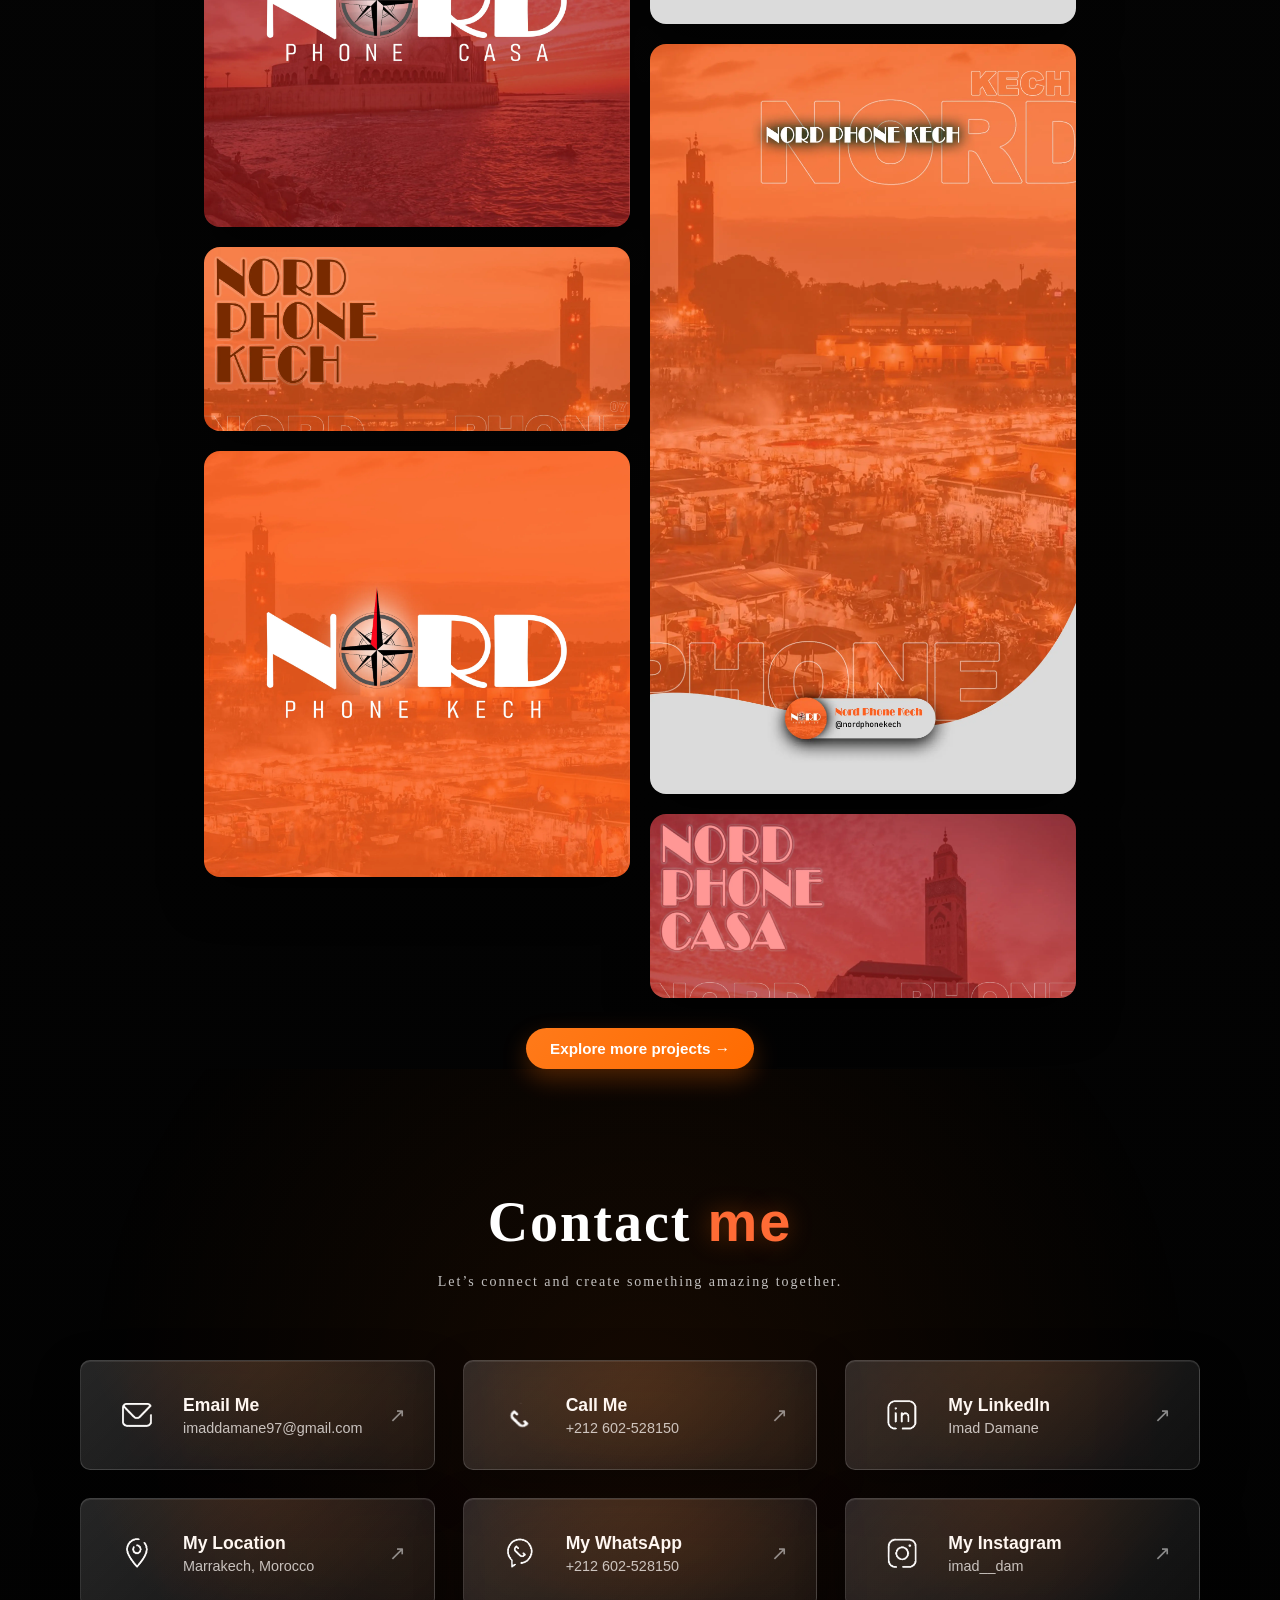
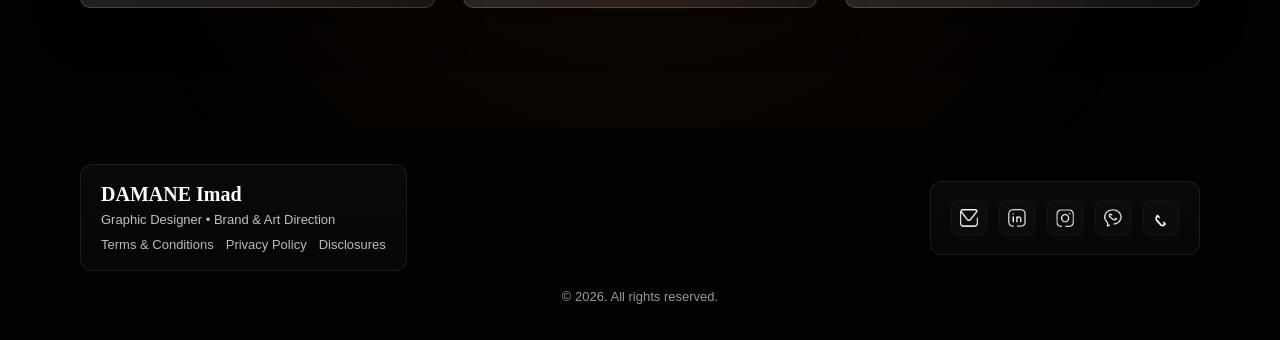
<file: nord_phone_page.html>
<!DOCTYPE html>
<html lang="en">
<head>
    <meta charset="UTF-8">
    <meta name="viewport" content="width=device-width, initial-scale=1.0">
    <title>Nord Phone Kech | Portfolio</title>
    <link rel="stylesheet" href="style.css">
    <link rel="stylesheet" href="projects_style.css">
    <style>
        .hidden { display: none; }
        .image-grid-footer { text-align: center; margin-top: 24px; }
        .show-more-btn { display: none; margin: 0 auto; padding: 12px 20px; border-radius: 8px; background: var(--accent, #111); color: #fff; border: none; cursor: pointer; font-weight: 700; }
        .show-more-btn:focus { outline: 2px solid rgba(255,255,255,0.15); }
    </style>
</head>
<body class="project-page">

    <header>
        <h1>DAMANE Imad</h1>
        <nav>
            <ul>
                <li><a href="index.html">Home</a></li>
                <li><a href="index.html#about">About</a></li>
                <li><a href="index.html#projects">Projects</a></li>
                <li><a href="index.html#contact" class="btn-get">Get in Touch</a></li>
            </ul>
        </nav>
    </header>

    <section class="project-hero">
        <div class="glow-bg"></div>
        <div class="project-hero-content">
            <p class="accent-text">Brand Identity</p>
            <img src="images/prjcts heads/nord phone head.webp" alt="Nord Phone" class="project-img full-width project-hero-image">
            <p class="project-subtitle">Clean, product-focused branding for a local retailer.</p>
    </section>

    <section class="project-details">
        <div class="detail-column">
            <h3>Role</h3>
            <p>Template Designer, Graphic Designer</p>
        </div>
        <div class="detail-column">
            <h3>Timeline</h3>
            <p>Dec 2025</p>
        </div>
        <div class="detail-column">
            <h3>Deliverables</h3>
            <p>Logos, Banners, Social Assets</p>
        </div>

    </section>

    <section class="project-showcase">
        <div class="showcase-text">
            <h2>The Challenge</h2>
            <p>Positioning a local phone retailer with a distinctive and memorable identity.</p>
        </div>

        <div class="image-grid">
            <img src="images/projects gallary/NORD PHONE gallary/FACEBOOK BANNER casa.webp" alt="Nord 1" class="project-img">
            <img src="images/projects gallary/NORD PHONE gallary/FACEBOOK BANNER.webp" alt="Nord 2" class="project-img">
            <img src="images/projects gallary/NORD PHONE gallary/LOGO cas.webp" alt="Nord 3" class="project-img">
            <img src="images/projects gallary/NORD PHONE gallary/WHATSAPP BANNER.webp" alt="Nord 8" class="project-img">
            <img src="images/projects gallary/NORD PHONE gallary/LOGO.webp" alt="Nord 4" class="project-img">
            <img src="images/projects gallary/NORD PHONE gallary/NORD PHONE 07 STORY TEMPLATE casa.webp" alt="Nord 5" class="project-img">
            <img src="images/projects gallary/NORD PHONE gallary/STORY TEMPLATE.webp" alt="Nord 6" class="project-img">
            <img src="images/projects gallary/NORD PHONE gallary/WHATSAPP BANNER casa.webp" alt="Nord 7" class="project-img">
        </div>

        <div class="image-grid-footer">
            <button id="show-more-btn" class="show-more-btn">Show more</button>
        </div>

        <script>
            document.addEventListener('DOMContentLoaded', function(){
                const grid = document.querySelector('.image-grid');
                if(!grid) return;
                const imgs = Array.from(grid.querySelectorAll('img'));
                const limit = 12;
                if(imgs.length <= limit) return;
                imgs.forEach((img, i)=>{ if(i >= limit) img.classList.add('hidden'); });
                const btn = document.getElementById('show-more-btn');
                if(!btn) return;
                btn.style.display = 'inline-block';
                btn.addEventListener('click', function(){
                    const hiddenImgs = imgs.slice(limit);
                    const isHidden = hiddenImgs[0] && hiddenImgs[0].classList.contains('hidden');
                    if(isHidden){ hiddenImgs.forEach(img=>img.classList.remove('hidden')); btn.textContent = 'Show less'; }
                    else { hiddenImgs.forEach(img=>img.classList.add('hidden')); btn.textContent = 'Show more'; grid.scrollIntoView({behavior:'smooth'}); }
                });
            });
        </script>

    </section>

    <section class="next-project">
        <p>Want to see more?</p>
        <a href="index.html#projects" class="next-project-link">Explore more projects &rarr;</a>
    </section>

    <section id="contact" class="contact-section">
        <div class="contact-header">
            <h1 class="contact-title">Contact <span class="contact-highlight">me</span></h1>
            <p class="contact-description">Let’s connect and create something amazing together.</p>
        </div>

        <div class="contact-container">
            <a href="mailto:imaddamane97@gmail.com" class="contact-card">
                <div class="contact-icon"><img src="images/contact icons/email icon.png" alt="email"></div>
                <div class="contact-info">
                    <h3>Email Me</h3>
                    <p>imaddamane97@gmail.com</p>
                </div>
                <div class="contact-arrow">↗</div>
            </a>

            <a href="tel:+212602528150" class="contact-card">
                <div class="contact-icon"><img src="images/contact icons/phone icon.png" alt="phone"></div>
                <div class="contact-info">
                    <h3>Call Me</h3>
                    <p>+212 602-528150</p>
                </div>
                <div class="contact-arrow">↗</div>
            </a>

            <a href="https://linkedin.com" class="contact-card">
                <div class="contact-icon"><img src="images/contact icons/linkedin icon.png" alt="linkedin"></div>
                <div class="contact-info">
                    <h3>My LinkedIn</h3>
                    <p>Imad Damane</p>
                </div>
                <div class="contact-arrow">↗</div>
            </a>

            <div class="contact-card">
                <div class="contact-icon"><img src="images/contact icons/location icon.png" alt="location"></div>
                <div class="contact-info">
                    <h3>My Location</h3>
                    <p>Marrakech, Morocco</p>
                </div>
                <div class="contact-arrow">↗</div>
            </div>

            <a href="https://wa.me/212602528150" class="contact-card">
                <div class="contact-icon"><img src="images/contact icons/whatsapp icon.png" alt="whatsapp"></div>
                <div class="contact-info">
                    <h3>My WhatsApp</h3>
                    <p>+212 602-528150</p>
                </div>
                <div class="contact-arrow">↗</div>
            </a>

            <a href="https://instagram.com/imad__dam" class="contact-card">
                <div class="contact-icon"><img src="images/contact icons/instagram icon.png" alt="instagram"></div>
                <div class="contact-info">
                    <h3>My Instagram</h3>
                    <p>imad__dam</p>
                </div>
                <div class="contact-arrow">↗</div>
            </a>
        </div>
    </section>

    <footer class="site-footer">
        <div class="footer-inner">
            <div class="footer-left">
                <h3 class="footer-brand">DAMANE Imad</h3>
                <p class="footer-desc">Graphic Designer • Brand & Art Direction</p>
                <div class="footer-links">
                    <a href="#">Terms &amp; Conditions</a>
                    <a href="#">Privacy Policy</a>
                    <a href="#">Disclosures</a>
                </div>
            </div>

            <div class="footer-right">
                <div class="footer-social">
                    <a href="mailto:imaddamane97@gmail.com"><img src="images/contact icons/email icon.png" alt="email"></a>
                    <a href="https://linkedin.com" aria-label="LinkedIn"><img src="images/contact icons/linkedin icon.png" alt="linkedin"></a>
                    <a href="https://instagram.com" aria-label="Instagram"><img src="images/contact icons/instagram icon.png" alt="instagram"></a>
                    <a href="https://wa.me/212602528150" aria-label="WhatsApp"><img src="images/contact icons/whatsapp icon.png" alt="whatsapp"></a>
                    <a href="tel:+212602528150" aria-label="Phone"><img src="images/contact icons/phone icon.png" alt="phone"></a>
                </div>
            </div>
        </div>

        <div class="footer-bottom">
            <p>&copy; 2026. All rights reserved.</p>
        </div>
    </footer>

</body>
</html>
</file>
<file: style.css>
* {
    margin: 0;
    padding: 0;
    box-sizing: border-box;
    font-family: 'Poppins', sans-serif;
}

:root {
    --card-width: 230px;
    --card-height: 340px;
    --carousel-perspective: 1200px;
    --accent-color: #ff6b35;
    --accent-orange: #ff6b00;
}

/* Background effects (enable by adding one class to <body>):
   - body.bg-effect-1  : Subtle glowing animated gradients
   - body.bg-effect-2  : Floating blurred color orbs
   - body.bg-effect-3  : Futuristic diagonal lines + texture + vignette
   These layers sit behind the content (negative z-index) and preserve image/text layout.
*/

/* Base: ensure background layers don't create scroll and sit behind content */
body.bg-effect-1,
body.bg-effect-2,
body.bg-effect-3 {
    overflow-x: hidden;
}

/* ---------- Effect 1: Subtle glowing animated gradients ---------- */
body.bg-effect-1::before {
    content: "";
    position: fixed;
    inset: 0;
    z-index: -1;
    pointer-events: none;
    background-image:
        radial-gradient(circle at 10% 20%, rgba(255,107,0,0.12) 0%, transparent 25%),
        radial-gradient(circle at 85% 75%, rgba(255,107,0,0.08) 0%, transparent 22%),
        linear-gradient(120deg, rgba(0,0,0,0.6), rgba(0,0,0,0.85));
    background-repeat: no-repeat;
    filter: blur(48px) saturate(1.05);
    mix-blend-mode: screen;
    opacity: 0.95;
    transform: translateZ(0);
    animation: bg-effect1-move 18s linear infinite;
}

@keyframes bg-effect1-move {
    0% { background-position: 0% 0%, 100% 100%, 0% 0%; }
    50% { background-position: 10% 5%, 90% 80%, 0% 0%; }
    100% { background-position: 0% 0%, 100% 100%, 0% 0%; }
}

/* ---------- Effect 2: Floating blurred orbs (soft, atmospheric) ---------- */
body.bg-effect-2::before {
    content: "";
    position: fixed;
    inset: -10% -5% -10% -5%;
    z-index: -1;
    pointer-events: none;
    background-image:
        radial-gradient(circle at 20% 30%, rgba(255,107,0,0.14) 0 12%, transparent 20%),
        radial-gradient(circle at 72% 28%, rgba(255,90,31,0.12) 0 14%, transparent 24%),
        radial-gradient(circle at 50% 78%, rgba(255,160,80,0.06) 0 18%, transparent 30%);
    background-repeat: no-repeat;
    filter: blur(60px) contrast(1.02);
    opacity: 0.95;
    transform: translateZ(0);
    animation: bg-effect2-orbit 16s ease-in-out infinite;
}

@keyframes bg-effect2-orbit {
    0% { transform: translate3d(0,0,0) scale(1); }
    50% { transform: translate3d(8px,-12px,0) scale(1.02); }
    100% { transform: translate3d(0,0,0) scale(1); }
}

/* ---------- Effect 3: Futuristic lines + subtle texture + vignette ---------- */
body.bg-effect-3::before {
    content: "";
    position: fixed;
    inset: 0;
    z-index: -1;
    pointer-events: none;
    background-image:
        repeating-linear-gradient(135deg, rgba(255,107,0,0.03) 0 1px, transparent 1px 24px),
        linear-gradient(180deg, rgba(0,0,0,0.6), rgba(0,0,0,0.85));
    background-size: auto, cover;
    mix-blend-mode: overlay;
    filter: blur(6px) contrast(0.95);
    opacity: 0.95;
}

body.bg-effect-3::after {
    content: "";
    position: fixed;
    inset: 0;
    z-index: -1;
    pointer-events: none;
    background-image: radial-gradient(ellipse at center, rgba(255,107,0,0.02) 0%, transparent 30%),
                      radial-gradient(ellipse at 10% 90%, rgba(255,90,31,0.02) 0%, transparent 18%);
    filter: blur(40px);
    opacity: 0.9;
}

/* Keep animations accessible: respect reduced motion */
@media (prefers-reduced-motion: reduce) {
    body.bg-effect-1::before,
    body.bg-effect-2::before {
        animation: none;
        transition: none;
    }
}

/* Ensure columns-based project gallery won't create horizontal scroll from background layers */
html, body { overscroll-behavior-x: none; }

body {
    background: #000;
    color: white;
    overflow-x: hidden;
}

body:not(.project-page) {
    position: relative;
    isolation: isolate;
}

body:not(.project-page)::before {
    content: "";
    position: fixed;
    inset: 0;
    z-index: -3;
    pointer-events: none;
    background:
        radial-gradient(circle at 16% 20%, rgba(255, 107, 0, 0.15) 0 6%, transparent 22%),
        radial-gradient(circle at 82% 24%, rgba(255, 140, 0, 0.10) 0 8%, transparent 20%),
        radial-gradient(circle at 54% 82%, rgba(255, 94, 0, 0.08) 0 10%, transparent 24%);
    filter: blur(3px);
    opacity: 0.9;
}

body:not(.project-page)::after {
    content: "";
    position: fixed;
    inset: 0;
    z-index: -2;
    pointer-events: none;
    background-image:
        linear-gradient(135deg, rgba(255, 107, 0, 0.05) 0 1px, transparent 1px 24px),
        linear-gradient(45deg, rgba(255, 142, 0, 0.03) 0 1px, transparent 1px 18px),
        repeating-linear-gradient(90deg, rgba(255, 107, 0, 0.035) 0 1px, transparent 1px 140px),
        repeating-linear-gradient(0deg, rgba(255, 142, 0, 0.025) 0 1px, transparent 1px 120px);
    background-size: 24px 24px, 18px 18px, 140px 100%, 100% 120px;
    mix-blend-mode: screen;
    opacity: 0.95;
}

/* Mobile blocker styles (only active on small screens) */
#mobile-blocker { display: none; }

@media (max-width: 768px) {
    #mobile-blocker {
        display: flex;
        position: fixed;
        inset: 0;
        /* mobile background uses provided image */
        background-image: url("images/mobile_background/mobile.webp");
        background-size: cover;
        background-position: center;
        background-repeat: no-repeat;
        z-index: 9999;
        align-items: center;
        justify-content: center;
        padding: 24px;
    }

    #mobile-blocker .mobile-blocker-inner {
        text-align: center;
        color: #fff;
        max-width: 540px;
        width: 100%;
        padding: 28px;
        border-radius: 14px;
        box-shadow: 0 30px 80px rgba(0,0,0,0.6);
        background: radial-gradient(circle at top, rgba(255,106,0,0.06), rgba(255,106,0,0.02));
        border: 1px solid rgba(255,106,0,0.08);
    }

        /* Mobile overlay logo */
        .mobile-site-logo { font-family: 'Qurova Demo'; font-size: 2rem; margin: 0 0 10px; font-weight: 800; }
        .mobile-site-logo .logo-first { color: #fff; }
        .mobile-site-logo .logo-last { color: var(--accent-color); }

    #mobile-blocker-logo { width: 120px; height: auto; margin: 0 auto 18px; display:block; filter: drop-shadow(0 8px 20px rgba(255,106,0,0.12)); }
    #mobile-blocker h2 { color: var(--accent-color); font-size: 1.3rem; margin-bottom: 8px; text-shadow: 0 6px 18px rgba(0,0,0,0.6); }
    .mobile-sub { color: rgba(255,255,255,0.85); margin-bottom: 16px; }


    /* hide page content underneath (prevent scroll) */
    html, body { height: 100%; overflow: hidden; }
}

.box {
        width: auto;
        height: 500px;
        background-image: url("images/background_efct_img/gray shape.webp");
        background-size: cover;
        rotate: 180deg;
    }

    .gray-back {
        position: absolute;
        bottom: 3290px;
        left: 0;
        width: 100%;
        z-index: -2;
    }

    .orange-back {
        position: absolute;
        top: 0;
        right: 0;
        width: 100%;
        z-index: -1;
        animation: moveBg 8s ease-in-out infinite alternate;
    }

    @keyframes moveBg {
        0% { transform: scale(1); }
        100% { transform: scale(1.05) translateY(-10px); }
    }

    header {
        position: absolute;
        top: 30px;
        left: 60px;
        right: 60px;
        display: flex;
        justify-content: space-between;
        align-items: center;
        z-index: 5;
    }

    @media (max-width: 480px) {
        header {
            position: static;
            padding: 18px 18px 0;
            width: 100%;
            justify-content: center;
            flex-direction: column;
            align-items: center;
            gap: 14px;
            text-align: center;
        }

        header h1 {
            font-size: 26px;
            margin: 0;
        }

        nav ul {
            justify-content: center;
            gap: 16px;
            flex-wrap: wrap;
        }

        .hero {
            padding: 28px 18px 60px;
            min-height: auto;
            text-align: center;
        }

        .hero-content {
            flex-direction: column;
            align-items: center;
            gap: 20px;
        }

        .left,
        .right {
            width: 100%;
            max-width: 100%;
            margin: 0;
        }

        .left h4 {
            font-size: 26px;
            margin-bottom: 12px;
        }

        .left h1 {
            font-size: 3.2rem;
            line-height: 1.1;
            margin-left: 0;
        }

        .right h3 {
            font-size: 1.35rem;
            line-height: 1.4;
            letter-spacing: 0.5px;
        }

        .right p {
            font-size: 0.95rem;
            line-height: 1.7;
            margin: 0 auto;
            max-width: 380px;
        }

        .services {
            flex-direction: column;
            align-items: center;
            justify-content: center;
            gap: 12px;
            margin: 28px auto 0;
            text-align: center;
        }

        .services div {
            width: 100%;
            max-width: 320px;
        }

        .trusted {
            flex-direction: column;
            align-items: center;
            justify-content: center;
            gap: 16px;
            margin: 30px auto 0;
            text-align: center;
        }

        .logos {
            justify-content: center;
            width: 100%;
            gap: 18px;
            flex-wrap: wrap;
        }

        .orange-back {
            width: 180%;
            max-width: none;
            left: -40%;
            right: auto;
            transform: translateX(-10%);
        }
    }

    header h1 {
        font-size: 30px;
        font-weight: 600;
        font-family: 'Qurova Demo';
    }

    nav ul {
        display: flex;
        list-style: none;
        gap: 40px;
        align-items: center;
    }

    nav a {
        text-decoration: none;
        color: white;
        font-size: 18px;
        opacity: 0.8;
        transition: 0.3s;
        font-family: 'Qurova Demo';
    }

    nav a:hover {
        opacity: 1;
        color: #ff6a00;
        text-shadow: #ffffff 0px 0 15px;
    }

    nav li:last-child a {
        background: white;
        color: black;
        padding: 8px 18px;
        border-radius: 20px;
        font-weight: 500;
    }

    .hero {
        padding: 180px 80px 100px 80px;
        min-height: 100vh;
        position: relative;
        z-index: 2;
    }

    .hero-content {
        display: flex;
        justify-content: space-between;
        align-items: center;
    }

    .left h4 {
        font-size: 60px;
        margin-bottom: 40px;
        font-family: 'Qurova Demo';
    }

    .left h1 {
        font-size: 120px;
        line-height: 95px;
        font-weight: 700;
        font-family: 'Qurova Demo';
        margin-left: 35px;
    }

    .left {
        opacity: 0.8;
        margin-top: 80px;
        margin-left: 25px;
    }

    .right {
        max-width: 500px;
        margin-right: 40px;
        margin-top: 115px;
    }

    .right h3 {
        font-size: 30px;
        margin-bottom: 20px;
        font-family: 'Qurova Demo';
        line-height: 40px;
        letter-spacing: 3px;
    }

    .right p {
        font-size: 14px;
        opacity: 0.8;
        font-family: 'Qurova Demo';
        line-height: 20px;
        letter-spacing: 2px;
    }

    .services {
        display: flex;
        font-family: 'Qurova Demo';
        justify-content: space-between;
        margin-top: 100px;
        margin-left: 120px;
        margin-right: 140px;
        font-size: 14px;
    }

    .services span {
        color: #ff6a00;
        font-weight: 600;
        margin-right: 8px;
    }

    .services p {
        opacity: 0.8;
        margin-top: 15px;
        font-family: 'Qurova Demo';
    }

    .trusted {
        display: flex;
        justify-content: space-between;
        margin-top: 75px;
        margin-right: 120px;
        margin-left: 120px;
        align-items: center;
        z-index: 3;
    }

    .trusted p {
        font-family: 'Qurova Demo';
        font-size: 16px;
        opacity: 0.8;
        line-height: 20px;
    }

    .logos {
        display: flex;
        gap: 60px;
        align-items: center;
    }

    .logos img {
        height: auto;
        max-height: 55px;
        display: block;
        transition: transform 200ms ease, opacity 200ms ease;
        opacity: 0.95;
    }

    .logos img.mille { max-height: 44px; }
    .logos img.sawtlook { max-height: 28px; opacity: 0.98; }
    .logos img.elm { max-height: 60 px; }

    .logos img:hover { transform: scale(1.06); opacity: 1; }

    .mini-about {
        display: flex;
        justify-content: space-between;
        align-items: flex-start;
        padding: 60px 80px;
        gap: 2rem;
    }

    .mini-about-left .mini-about-title {
        color: #ff6a00;
        font-size: 35px;
        line-height: 1.05;
    }

    .mini-about-left .mini-about-sub {
        margin-top: 12px;
        font-size: 48px;
        opacity: 0.9;
        letter-spacing: 2px;
    }

    .mini-about-right h3 {
        margin-bottom: 10px;
        font-size: 32px;
    }

    .mini-about-row {
        display: flex;
        align-items: center;
        justify-content: space-between;
        gap: 1rem;
        margin-top: 35px;
    }

    .mini-about-cta {
        margin: 0;
        opacity: 0.8;
        font-size: 16px;
        font-family: 'Qurova Demo';
        line-height: normal;
    }

    .btn-group { display: flex;
        gap: 0.8rem;
        font-family: 'Qurova Demo';
        text-decoration: none;
    }

    .btn {
        padding: 8px 18px;
        border-radius: 20px;
        font-weight: 550;
        text-decoration: none;
        color: white;
        background:#ff6a00;
    }

    .btn-get {
        display: inline-flex;
        align-items: center;
        gap: 12px;
        padding: 10px 18px;
        border-radius: 999px;
        background: #fff;
        color: #000;
        font-weight: 600;
        text-decoration: none;
        box-shadow: 0 10px 30px rgba(0,0,0,0.22);
        position: relative;
    }

    .btn-get:hover {
        transform: translateY(-2px);
    }

    .btn-get::after {
        content: '\2192';
        display: inline-flex;
        align-items: center;
        justify-content: center;
        width: 36px;
        height: 36px;
        border-radius: 50%;
        background: var(--accent-color);
        color: white;
        font-weight: 700;
        box-shadow: 0 8px 18px rgba(255,106,0,0.18);
        margin-left: 6px;
        flex: 0 0 36px;
    }

    .btn-get:hover::after {
        transform: translateX(3px);
    }

    @media (max-width: 420px) {
        .btn-get { padding: 8px 12px; font-size: 14px; }
        .btn-get::after { width: 30px; height: 30px; font-size: 14px; }
    }

    @media (max-width: 900px) {
        .mini-about { flex-direction: column; padding: 40px 20px; }
        .mini-about-row { flex-direction: column; align-items: flex-start; }
        .btn-group { width: 100%; }
    }

    .under-about {
        display: flex;
        margin-top: -75px;
        align-items: center;
        padding: 60px 80px;
        gap: 2rem;
    }

    .mini-about-img {
        width: 35%;
        border-radius: 10px;
        object-fit: cover;
    }

    .mini-about-img:not(:last-child) {
      margin-right: -40px;
    }

    .projects-header {
        text-align: center;
        font-size: 30px;
        color: #ffffff;
    }

    .projects-header-p {
        font-size: 14px;
        opacity: 0.8;
        font-family: 'Qurova Demo';
        line-height: 40px;
        letter-spacing: 2px;
    }

    .carousel-main-viewport {
        width: 100vw;
        height: 72vh;
        display: flex;
        justify-content: center;
        align-items: center;
        position: relative;
        overflow: hidden;
        mask-image: linear-gradient(to right, rgba(0,0,0,0) 0%, rgba(0,0,0,1) 2%, rgba(0,0,0,1) 98%, rgba(0,0,0,0) 100%);
        -webkit-mask-image: linear-gradient(to right, rgba(0,0,0,0) 0%, rgba(0,0,0,1) 2%, rgba(0,0,0,1) 98%, rgba(0,0,0,0) 100%);
    }

    .carousel-container {
        width: 100vw;
        height: 68vh;
        position: relative;
        display: flex;
        flex-direction: column;
        align-items: center;
        justify-content: center;
        perspective: var(--carousel-perspective);
    }

    .carousel-track-container {
        width: 100%;
        height: 100%;
        position: relative;
        display: flex;
        justify-content: center;
        align-items: center;
        transform-style: preserve-3d;
        z-index: 1;
    }

    .carousel-nav-buttons {
        position: absolute;
        width: 100%;
        display: flex;
        justify-content: space-between;
        align-items: center;
        padding: 0 40px;
        box-sizing: border-box;
        z-index: 10;
        pointer-events: none;
    }

    .carousel-nav-buttons { display: none !important; }

    .nav-btn {
        pointer-events: auto;
        background: rgba(0, 0, 0, 0.4);
        color: white;
        border: 2px solid rgba(255, 255, 255, 0.1);
        width: 50px;
        height: 50px;
        border-radius: 50%;
        font-size: 1.2rem;
        cursor: pointer;
        transition: all 0.4s ease;
        display: flex;
        justify-content: center;
        align-items: center;
        box-shadow: 0 4px 15px rgba(0,0,0,0.5);
    }

    .nav-btn:hover {
        background: rgba(255, 255, 255, 0.1);
        color: var(--accent-color);
        border-color: var(--accent-color);
        transform: scale(1.1);
        box-shadow: 0 4px 25px var(--accent-color);
    }

    .carousel-pagination {
        display: none !important;
        visibility: hidden;
        height: 0;
        margin: 0;
        padding: 0;
    }

    .pagination-tab {
        width: 25px;
        height: 4px;
        border-radius: 4px;
        background: rgba(255, 255, 255, 0.2);
        cursor: pointer;
        transition: all 0.4s cubic-bezier(0.23, 1, 0.32, 1);
    }

    .pagination-tab.active {
        width: 50px;
        background: var(--accent-color);
        box-shadow: 0 0 15px var(--accent-color);
    }

    .card-wrapper {
        position: absolute;
        display: flex;
        flex-direction: column;
        align-items: center;
        gap: 15px;
        transition: all 0.6s cubic-bezier(0.23, 1, 0.32, 1);
        transform-style: preserve-3d;
        cursor: pointer;
    }

    .carousel-title {
        font-size: 1.3rem;
        font-weight: 600;
        margin: 0;
        color: #fff;
        opacity: 0.25;
        transition: all 0.6s ease;
        text-transform: capitalize;
        white-space: nowrap;
    }

    .card-wrapper.center .carousel-title {
        color: var(--accent-color);
        font-weight: 700;
        opacity: 1;
        transform: scale(1.1);
    }

    .card {
        width: var(--card-width);
        height: var(--card-height);
        background-size: cover;
        background-position: center;
        border-radius: 15px;
        display: flex;
        justify-content: center;
        align-items: center;
        border: 2px solid #ff0000;
        box-shadow: 0 15px 50px rgba(91, 56, 36, 0.7);
        transition: box-shadow 0.6s ease, filter 0.6s ease;
        filter: brightness(1) grayscale(0);
    }

    .card { position: relative; overflow: hidden; }
    .discover-overlay {
        position: absolute;
        inset: 0;
        display: flex;
        align-items: flex-end;
        justify-content: center;
        pointer-events: none;
    }

    .discover-button {
        display: inline-flex;
        align-items: center;
        gap: 10px;
        background: linear-gradient(90deg, rgba(0,0,0,0.45), rgba(0,0,0,0.25));
        color: #fff;
        padding: 8px 14px;
        border-radius: 999px;
        margin-bottom: 18px;
        box-shadow: 0 8px 30px rgba(0,0,0,0.6), 0 0 18px rgba(255,90,31,0.06) inset;
        transform: translateY(8px);
        opacity: 0;
        transition: transform 0.36s cubic-bezier(0.2,0.9,0.2,1), opacity 0.36s ease, box-shadow 0.36s ease;
        pointer-events: auto;
    }

    .discover-button svg { flex: 0 0 auto; filter: drop-shadow(0 6px 14px rgba(0,0,0,0.45)); }
    .discover-button .discover-label { font-size: 13px; font-weight: 600; letter-spacing: 0.4px; text-transform: none; }

    .card-wrapper.center .discover-button,
    .card:hover .discover-button {
        opacity: 1;
        transform: translateY(0);
    }

    .card-wrapper.center .card {
        box-shadow:
            0 20px 60px color-mix(in srgb, var(--accent-color) 40%, transparent),
            inset 0 0 30px rgba(255,255,255,0.05);
    }

    .card-wrapper.center {
        z-index: 10;
    }

    @media (max-width: 768px) {
        body {
            overflow-x: hidden;
        }

        header {
            position: static;
            padding: 20px 20px 0;
            flex-direction: column;
            align-items: flex-start;
            gap: 12px;
        }

        header h1 {
            font-size: 24px;
        }

        nav ul {
            gap: 16px;
            flex-wrap: wrap;
        }

        nav a {
            font-size: 15px;
        }

        .hero {
            padding: 40px 20px 60px;
            min-height: auto;
        }

        .hero-content {
            flex-direction: column;
            align-items: flex-start;
            gap: 24px;
        }

        .left {
            margin: 0;
        }

        .left h4 {
            font-size: 28px;
            margin-bottom: 16px;
        }

        .left h1 {
            font-size: 3rem;
            line-height: 1.05;
            margin-left: 0;
        }

        .right {
            margin: 0;
            max-width: 100%;
        }

        .right h3 {
            font-size: 1.35rem;
            line-height: 1.4;
            letter-spacing: 1px;
        }

        .right p {
            font-size: 0.95rem;
            line-height: 1.7;
        }

        .services {
            flex-direction: column;
            margin: 40px 0 0;
            gap: 16px;
        }

        .trusted {
            flex-direction: column;
            align-items: flex-start;
            margin: 36px 20px 0;
            gap: 16px;
        }

        .logos {
            gap: 20px;
            flex-wrap: wrap;
        }

        .mini-about {
            flex-direction: column;
            padding: 40px 20px;
            gap: 1rem;
        }

        .mini-about-left .mini-about-title {
            font-size: 24px;
        }

        .mini-about-left .mini-about-sub {
            font-size: 28px;
        }

        .mini-about-row {
            flex-direction: column;
            align-items: flex-start;
        }

        .under-about {
            flex-direction: column;
            padding: 20px;
            margin-top: 0;
        }

        .mini-about-img {
            width: 100%;
            margin-right: 0;
            margin-bottom: 12px;
        }

        .mini-about-img:not(:last-child) {
            margin-right: 0;
        }

        :root {
            --card-width: 100%;
            --card-height: auto;
        }

        .carousel-main-viewport {
            width: 100%;
            max-width: 100%;
            height: auto;
            min-height: 360px;
            padding: 0 6px;
            overflow: hidden;
        }

        .carousel-container {
            width: 100%;
            max-width: 100%;
            height: 420px;
        }

        .carousel-track-container {
            width: 100%;
            max-width: 100%;
        }

        .card-wrapper {
            width: min(82vw, 280px);
            max-width: 90vw;
            box-sizing: border-box;
        }

        .carousel-title {
            font-size: 1rem;
        }

        .carousel-nav-buttons {
            padding: 0 10px;
        }

        .nav-btn {
            width: 40px;
            height: 40px;
            font-size: 1rem;
        }

        .card-wrapper {
            width: min(82vw, 280px);
            max-width: 100%;
            box-sizing: border-box;
        }

        .card {
            width: 100% !important;
            max-width: 100%;
            min-height: 220px;
            height: auto;
            box-sizing: border-box;
        }

        .testimonial-section {
            padding: 60px 0;
        }

        .testimonial-section .testimonial-track {
            flex-direction: column;
            gap: 16px;
        }

        .testimonial-section .testimonial-card {
            flex: 1 1 auto;
            width: 100%;
            max-width: 100%;
            min-height: 300px;
            padding: 22px;
            box-sizing: border-box;
        }

        .testimonial-section .testimonial-quote {
            font-size: 58px;
        }

        .contact-section {
            padding: 80px 20px;
            box-sizing: border-box;
        }

        .contact-container {
            grid-template-columns: 1fr;
            width: 100%;
        }

        .contact-card {
            width: 100%;
            max-width: 100%;
            box-sizing: border-box;
        }

        .contact-title {
            font-size: 2.5rem;
        }

        .site-footer {
            padding: 28px 20px;
        }

        .site-footer .footer-inner {
            flex-direction: column;
            align-items: stretch;
        }

        .footer-right {
            align-items: flex-start;
        }

        .hero {
            padding: 28px 18px 50px;
            text-align: center;
            overflow: hidden;
        }

        .hero-content {
            flex-direction: column;
            align-items: center;
            text-align: center;
            gap: 22px;
        }

        .left,
        .right {
            width: 100%;
            max-width: 100%;
            margin: 0;
        }

        .left h4,
        .left h1,
        .right h3,
        .right p {
            margin-left: 0;
            text-align: center;
        }

        .services {
            flex-direction: column;
            align-items: center;
            justify-content: center;
            margin: 36px auto 0;
            gap: 14px;
            text-align: center;
        }

        .services div {
            width: 100%;
            max-width: 320px;
        }

        .trusted {
            flex-direction: column;
            align-items: center;
            justify-content: center;
            margin: 40px auto 0;
            gap: 18px;
            text-align: center;
        }

        .logos {
            justify-content: center;
            width: 100%;
            gap: 18px;
            flex-wrap: wrap;
        }

        .orange-back {
            width: 160%;
            max-width: none;
            left: -30%;
            right: auto;
            transform: translateX(-5%);
        }
    }

    @media (max-width: 480px) {
        header {
            padding: 16px 16px 0;
        }

        .hero {
            padding: 28px 16px 48px;
        }

        .left h4 {
            font-size: 24px;
        }

        .left h1 {
            font-size: 2.4rem;
        }

        .services,
        .trusted,
        .mini-about,
        .under-about,
        .contact-section,
        .site-footer {
            padding-left: 16px;
            padding-right: 16px;
        }

        .btn-get {
            padding: 8px 12px;
            font-size: 14px;
        }

        .btn-get::after {
            width: 30px;
            height: 30px;
            font-size: 14px;
        }
    }

    .reviews-header {
        text-align: center;
        margin-top: 90px;
    }

    .reviews-header .reviews-title {
        font-size: 3.5rem;
        color: #ff5100;
        box-shadow: #ff6a00;
    }

    .reviews-header .reviews-p {
        font-size: 12px;
        opacity: 0.8;
        font-family: 'Qurova Demo';
        line-height: 40px;
        letter-spacing: 2px;
    }

    .testimonial-section {
      position: relative;
      overflow: hidden;
      padding: 80px 0;
    }

    .testimonial-section .testimonial-container {
      max-width: 1200px;
      margin: 0 auto;
      padding: 0 20px;
      overflow: hidden;
      cursor: grab;
      user-select: none;
      touch-action: pan-y;
    }

    .testimonial-section .testimonial-container:active {
      cursor: grabbing;
    }

    .testimonial-section .testimonial-track {
      display: flex;
      align-items: stretch;
      gap: 24px;
      padding: 18px 6px;
      will-change: transform;
      transform: translateX(0);
      transition: transform 0.22s ease;
    }

    .testimonial-section .testimonial-card {
      flex: 0 0 min(360px, 82vw);
      min-height: 320px;
      position: relative;
      padding: 28px;
      border-radius: 28px;
      color: #fff;
      overflow: hidden;

      background: linear-gradient(135deg, rgba(255, 255, 255, 0.14), rgba(255, 255, 255, 0.06));
      border: 1px solid rgba(255, 255, 255, 0.16);
      box-shadow:
        0 18px 45px rgba(0, 0, 0, 0.28),
        inset 0 1px 0 rgba(255, 255, 255, 0.08);

      backdrop-filter: blur(22px);
      -webkit-backdrop-filter: blur(22px);

      opacity: 0.45;
      transform: scale(0.92);
      transition:
        transform 0.45s cubic-bezier(0.23, 1, 0.32, 1),
        opacity 0.45s ease,
        box-shadow 0.45s ease,
        border-color 0.45s ease,
        filter 0.45s ease;
    }

    .testimonial-section .testimonial-card::before {
      content: "";
      position: absolute;
      inset: 0;
      background: linear-gradient(135deg, rgba(255, 255, 255, 0.12), rgba(255, 255, 255, 0.02));
      pointer-events: none;
    }

    .testimonial-section .testimonial-card::after {
      content: "";
      position: absolute;
      inset: -40% -20%;
      background: radial-gradient(circle at top, rgba(255, 106, 0, 0.18), transparent 55%);
      pointer-events: none;
      opacity: 0.9;
    }

    .testimonial-section .testimonial-card-active {
      opacity: 1;
      transform: scale(1);
      border-color: rgba(255, 106, 0, 0.45);
      box-shadow:
        0 25px 70px rgba(0, 0, 0, 0.42),
        0 0 0 1px rgba(255, 106, 0, 0.12),
        0 0 40px rgba(255, 106, 0, 0.22),
        inset 0 1px 0 rgba(255, 255, 255, 0.1);
      filter: saturate(1.05);
    }

    .testimonial-section .testimonial-quote {
      font-size: 68px;
      line-height: 1;
      color: rgba(255, 255, 255, 0.28);
      margin-bottom: 8px;
      position: relative;
      z-index: 1;
    }

    .testimonial-section .testimonial-header {
      display: flex;
      align-items: center;
      gap: 14px;
      margin-bottom: 18px;
      position: relative;
      z-index: 1;
    }

    .testimonial-section .testimonial-avatar {
      width: 58px;
      height: 58px;
      border-radius: 50%;
      flex: 0 0 58px;
      border: 1px solid rgba(255, 255, 255, 0.22);
      box-shadow: inset 0 1px 0 rgba(255, 255, 255, 0.12);
      background-size: cover;
      background-position: center;
    }

    .testimonial-section .avatar-1 { background-image: url("images/recomendations_pfp/hiba.jpg"); }
    .testimonial-section .avatar-2 { background-image: url("images/recomendations_pfp/malasombra and mohammed fj.jpg"); }
    .testimonial-section .avatar-3 { background-image: url("images/recomendations_pfp/fouad oubla.jpeg"); }
    .testimonial-section .avatar-4 { background-image: url("images/recomendations_pfp/malasombra and mohammed fj.jpg"); }
    .testimonial-section .avatar-5 { background-image: url("images/recomendations_pfp/youssef_lechehab.jpg"); }
    .testimonial-section .avatar-6 { background-image: url("images/recomendations_pfp/aymen neya.jpg"); }

    .testimonial-section .testimonial-name {
      font-size: 1.08rem;
      font-weight: 700;
      margin: 0 0 4px;
      letter-spacing: 0.2px;
    }

    .testimonial-section .testimonial-role {
      margin: 0;
      font-size: 0.9rem;
      color: rgba(255, 255, 255, 0.72);
    }

    .testimonial-section .testimonial-text {
      position: relative;
      z-index: 1;
      font-size: 0.98rem;
      line-height: 1.7;
      color: rgba(255, 255, 255, 0.9);
    }

    .testimonial-section .testimonial-text {
        max-height: 108px;
        overflow: hidden;
        position: relative;
    }

    .testimonial-section .testimonial-text::after {
        content: "";
        position: absolute;
        left: 0;
        right: 0;
        bottom: 0;
        height: 36px;
        background: linear-gradient(180deg, rgba(255,255,255,0) 0%, rgba(0,0,0,0.35) 100%);
        pointer-events: none;
    }

    .testimonial-section .testimonial-card.expanded .testimonial-text { max-height: 2000px; }
    .testimonial-section .testimonial-card.expanded .testimonial-text::after { display: none; }

    .testimonial-toggle {
        margin-top: 12px;
        background: transparent;
        border: none;
        color: #ffd6a8;
        font-weight: 700;
        cursor: pointer;
        padding: 6px 0;
    }
    .testimonial-toggle:focus { outline: 2px solid rgba(255,166,0,0.32); outline-offset: 3px; }

    .testimonial-section .testimonial-card-active .testimonial-name {
      color: #fff;
      text-shadow: 0 0 18px rgba(255, 106, 0, 0.18);
    }

    .testimonial-section .testimonial-card-active .testimonial-role { color: rgba(255, 255, 255, 0.82); }

    @media (max-width: 768px) {
      .testimonial-section { padding: 60px 0; }
      .testimonial-section .testimonial-card { flex-basis: 84vw; min-height: 300px; padding: 22px; }
      .testimonial-section .testimonial-quote { font-size: 58px; }
    }

    .testimonial-container {
      position: relative;
      overflow: hidden;
      -webkit-mask-image: linear-gradient(
        to right,
        transparent 0%,
        black 15%,
        black 85%,
        transparent 100%
      );
      mask-image: linear-gradient(
        to right,
        transparent 0%,
        black 15%,
        black 85%,
        transparent 100%
      );
    }

    .carousel-button { padding: 8px 18px; font-family: 'Qurova Demo'; border-radius: 20px; text-decoration: none; color: rgb(0, 0, 0); background:#ff4400; }
    .carousel-button-reviews { text-align: center; margin-top: -50px; }

    .contact-section { padding: 120px 80px; position: relative; overflow: hidden; }
    .contact-section::before { content: ""; position: absolute; inset: -30% -10%; background: radial-gradient(circle at center, rgba(255,106,0,0.08), transparent 60%); pointer-events: none; z-index: 0; }

    .contact-header { text-align: center; margin-bottom: 70px; position: relative; z-index: 1; }
    .contact-title { font-size: 3.5rem; font-family: 'Qurova Demo'; letter-spacing: 2px; }
    .contact-highlight { color: var(--accent-color); text-shadow: 0 0 25px rgba(255,106,0,0.35); }
    .contact-description { margin-top: 20px; font-size: 14px; opacity: 0.75; letter-spacing: 2px; font-family: 'Qurova Demo'; }

    .contact-container { display: grid; grid-template-columns: repeat(auto-fit, minmax(280px, 1fr)); gap: 28px; max-width: 1200px; margin: 0 auto; position: relative; z-index: 1; }

    .contact-card { position: relative; display: flex; align-items: center; gap: 18px; padding: 26px 28px; border-radius: 10px; text-decoration: none; color: #fff; overflow: hidden; background: linear-gradient(135deg, rgba(255,255,255,0.14), rgba(255,255,255,0.06)); border: 1px solid rgba(255,255,255,0.15); backdrop-filter: blur(22px); -webkit-backdrop-filter: blur(22px); box-shadow: 0 18px 45px rgba(0,0,0,0.35), inset 0 1px 0 rgba(255,255,255,0.08); transition: transform 0.45s cubic-bezier(0.23, 1, 0.32, 1), box-shadow 0.45s ease, border-color 0.45s ease; }

    .contact-card::after { content: ""; position: absolute; inset: -40% -20%; background: radial-gradient(circle at top, rgba(255,106,0,0.18), transparent 55%); pointer-events: none; opacity: 0.7; }

    .contact-card:hover { transform: translateY(-8px) scale(1.02); border-color: rgba(255,106,0,0.45); box-shadow: 0 25px 70px rgba(0,0,0,0.45), 0 0 0 1px rgba(255,106,0,0.15), 0 0 40px rgba(255,106,0,0.25); }

    .contact-icon { width: 56px; height: 56px; display: flex; align-items: center; justify-content: center; }
    .contact-icon img { width: 30px; height: 30px; object-fit: contain; }

    .contact-info h3 { margin: 0 0 4px; font-size: 1.1rem; font-weight: 700; }
    .contact-info p { margin: 0; font-size: 0.9rem; opacity: 0.75; }

    .contact-arrow { margin-left: auto; font-size: 20px; opacity: 0.5; transition: transform 0.4s ease, opacity 0.4s ease; }
    .contact-card:hover .contact-arrow { transform: translateX(6px); opacity: 1; }

    @media (max-width: 768px) { .contact-section { padding: 80px 20px; } .contact-title { font-size: 2.5rem; } }

    .project-gallery { padding: 40px 60px; }
    .project-carousel { display:flex; align-items:center; gap:12px; }
    .pc-btn { background: rgba(255,255,255,0.06); color: #fff; border: none; width:46px; height:46px; border-radius:50%; cursor:pointer; display:inline-flex; align-items:center; justify-content:center; font-size:26px; transition: transform 0.18s ease, background 0.18s ease; }
    .pc-btn:hover { transform: translateY(-3px); background: rgba(255,255,255,0.09); }
    .pc-viewport { overflow: hidden; flex:1 1 auto; }
    .pc-track { display:flex; gap:16px; will-change: transform; transition: transform 0.45s cubic-bezier(0.22,1,0.36,1); }
    .pc-item { flex: 0 0 calc(40% - 12px); min-width: 220px; border-radius: 12px; overflow: hidden; box-shadow: 0 18px 50px rgba(0,0,0,0.45); background: #111; }
    .pc-item img { width:100%; height:100%; object-fit:cover; display:block; }

    @media (max-width: 900px) { .pc-item { flex: 0 0 calc(70% - 12px); min-width: 220px; } }
    @media (max-width: 480px) { .pc-btn { width:40px; height:40px; font-size:20px; } }

    .site-footer { padding: 36px 80px; color: #fff; position: relative; z-index: 3; }
    .site-footer .footer-inner { max-width: 1200px; margin: 0 auto 18px auto; display: flex; justify-content: space-between; align-items: center; gap: 20px; }
    .site-footer .footer-left, .site-footer .footer-right { backdrop-filter: blur(14px); -webkit-backdrop-filter: blur(14px); background: linear-gradient(180deg, rgba(255,255,255,0.03), rgba(255,255,255,0.02)); border: 1px solid rgba(255,255,255,0.08); padding: 18px 20px; border-radius: 12px; }
    .footer-brand { font-family: 'Qurova Demo'; font-size: 20px; color: #fff; margin-bottom: 6px; }
    .footer-desc { opacity: 0.75; font-size: 13px; margin-bottom: 10px; }
    .footer-links { display: flex; gap: 12px; flex-wrap: wrap; }
    .footer-links a { color: rgba(255,255,255,0.72); text-decoration: none; font-size: 13px; transition: color 0.2s ease, text-shadow 0.2s ease; }
    .footer-links a:hover { color: var(--accent-color); text-shadow: 0 0 12px rgba(255,106,0,0.12); }
    .footer-right { display: flex; flex-direction: column; gap: 12px; align-items: flex-end; }
    .footer-contact { display: flex; gap: 12px; align-items: center; }
    .footer-contact img { width: 22px; height: 22px; opacity: 0.95; }
    .footer-contact a { color: rgba(255,255,255,0.9); text-decoration: none; font-size: 14px; }
    .footer-social { display: flex; gap: 12px; align-items: center; }
    .footer-social a { display: inline-flex; width: 36px; height: 36px; align-items: center; justify-content: center; border-radius: 8px; background: rgba(255,255,255,0.02); border: 1px solid rgba(255,255,255,0.03); transition: transform 0.18s ease, box-shadow 0.18s ease; }
    .footer-social img { width: 18px; height: 18px; display: block; }
    .footer-social a:hover { transform: translateY(-4px); box-shadow: 0 10px 30px rgba(255,106,0,0.08); }
    .footer-bottom { text-align: center; opacity: 0.6; font-size: 13px; }
    @media (max-width: 860px) { .site-footer { padding: 28px 20px; } .site-footer .footer-inner { flex-direction: column; align-items: stretch; } .footer-right { align-items: flex-start; } }




    /* Hero Section with the signature blurry glow */
.project-hero {
    position: relative;
    padding: 150px 5% 80px;
    text-align: center;
    overflow: hidden;
}

.glow-bg {
    position: absolute;
    top: -20%;
    left: 50%;
    transform: translateX(-50%);
    width: 60vw;
    height: 60vw;
    background: radial-gradient(circle, rgba(255,107,0,0.15) 0%, rgba(0,0,0,0) 70%);
    z-index: -1;
    pointer-events: none;
}

.accent-text {
    color: var(--accent-orange);
    font-weight: 600;
    text-transform: uppercase;
    letter-spacing: 1.5px;
    margin-bottom: 15px;
}

.project-title {
    font-size: 4rem;
    font-weight: 800;
    margin-bottom: 20px;
    letter-spacing: -1px;
}

.project-subtitle {
    color: var(--text-muted);
    font-size: 1.2rem;
    max-width: 600px;
    margin: 0 auto;
}

/* Quick Details Grid */
.project-details {
    display: flex;
    justify-content: center;
    gap: 50px;
    padding: 40px 5%;
    border-top: 1px solid rgba(255, 255, 255, 0.1);
    border-bottom: 1px solid rgba(255, 255, 255, 0.1);
    margin-bottom: 80px;
}

.detail-column h3 {
    color: var(--text-muted);
    font-size: 0.9rem;
    text-transform: uppercase;
    margin-bottom: 8px;
}

/* Showcase Section */
.project-showcase {
    max-width: 1000px;
    margin: 0 auto;
    padding: 0 5%;
}

.showcase-text {
    margin-bottom: 60px;
}

.showcase-text h2 {
    font-size: 2.5rem;
    margin-bottom: 20px;
}

.showcase-text p {
    color: var(--text-muted);
    line-height: 1.6;
    font-size: 1.1rem;
}

.project-img {
    width: 100%;
    height: auto; /* preserve original aspect ratio, do not crop */
    border-radius: 16px;
    margin: 0 0 20px 0; /* match column-gap exactly */
    box-shadow: 0 20px 40px rgba(0,0,0,0.5);
    transition: transform 0.3s ease;
    display: block;
    break-inside: avoid; /* avoid breaking images between columns */
    -webkit-column-break-inside: avoid;
    page-break-inside: avoid;
}

.project-img:hover {
    transform: scale(1.01);
}

.image-grid {
    /* Use CSS columns for masonry-like layout so images keep their natural heights */
    column-count: 2;
    -webkit-column-count: 2;
    column-gap: 20px;
    -webkit-column-gap: 20px;
}

/* Next Project Footer */
.next-project {
    text-align: center;
    padding: 100px 5%;
}

.next-project p {
    color: var(--text-muted);
    margin-bottom: 10px;
}

.next-project-link {
    font-size: 2.5rem;
    font-weight: 700;
    color: var(--text-light);
    text-decoration: none;
    transition: color 0.3s ease;
}

.next-project-link:hover {
    color: var(--accent-orange);
}

/* Mobile Responsiveness */
@media (max-width: 768px) {
    .project-title { font-size: 2.5rem; }
    .project-details { flex-direction: column; text-align: center; gap: 20px; }
    .image-grid { column-count: 1; -webkit-column-count: 1; }
    .next-project-link { font-size: 1.8rem; }
}



/* --- Project Page Specific Styles --- */

:root {
    --bg-dark: #050505;
    --accent-orange: #ff6b00; /* Match your exact orange */
    --text-light: #f4f4f4;
    --text-muted: #a0a0a0;
}

body.project-page {
    background-color: var(--bg-dark);
    color: var(--text-light);
    font-family: 'Your-Sans-Serif-Font', sans-serif;
}

header {
        position: absolute;
        top: 30px;
        left: 60px;
        right: 60px;
        display: flex;
        justify-content: space-between;
        align-items: center;
        z-index: 5;
    }

    header h1 {
        font-size: 30px;
        font-weight: 600;
        font-family: 'Qurova Demo';
    }

    nav ul {
        display: flex;
        list-style: none;
        gap: 40px;
        align-items: center;
    }

    nav a {
        text-decoration: none;
        color: white;
        font-size: 18px;
        opacity: 0.8;
        transition: 0.3s;
        font-family: 'Qurova Demo';
    }

    nav a:hover {
        opacity: 1;
        color: #ff6a00;
        text-shadow: #ffffff 0px 0 15px;
    }

    nav li:last-child a {
        background: white;
        color: black;
        padding: 8px 18px;
        border-radius: 20px;
        font-weight: 500;
    }

/* Hero Section with the signature blurry glow */
.project-hero {
    position: relative;
    padding: 150px 5% 80px;
    text-align: center;
    overflow: hidden;
}

.glow-bg {
    position: absolute;
    top: -20%;
    left: 50%;
    transform: translateX(-50%);
    width: 60vw;
    height: 60vw;
    background: radial-gradient(circle, rgba(255,107,0,0.15) 0%, rgba(0,0,0,0) 70%);
    z-index: -1;
    pointer-events: none;
}

.accent-text {
    color: var(--accent-orange);
    font-weight: 600;
    text-transform: uppercase;
    letter-spacing: 1.5px;
    margin-bottom: 15px;
}

.project-title {
    font-size: 4rem;
    font-weight: 800;
    margin-bottom: 20px;
    letter-spacing: -1px;
}

.project-subtitle {
    color: var(--text-muted);
    font-size: 1.2rem;
    max-width: 600px;
    margin: 0 auto;
}

/* Quick Details Grid */
.project-details {
    display: flex;
    justify-content: center;
    gap: 50px;
    padding: 40px 5%;
    border-top: 1px solid rgba(255, 255, 255, 0.1);
    border-bottom: 1px solid rgba(255, 255, 255, 0.1);
    margin-bottom: 80px;
}

.detail-column h3 {
    color: var(--text-muted);
    font-size: 0.9rem;
    text-transform: uppercase;
    margin-bottom: 8px;
}

/* Showcase Section */
.project-showcase {
    max-width: 1000px;
    margin: 0 auto;
    padding: 0 5%;
}

.showcase-text {
    margin-bottom: 60px;
}

.showcase-text h2 {
    font-size: 2.5rem;
    margin-bottom: 20px;
}

.showcase-text p {
    color: var(--text-muted);
    line-height: 1.6;
    font-size: 1.1rem;
}

.project-img {
    width: 100%;
    height: auto; /* keep original aspect ratio */
    border-radius: 16px;
    margin: 0 0 20px 0; /* match the column gap */
    box-shadow: 0 20px 40px rgba(0,0,0,0.5);
    transition: transform 0.3s ease;
    display: block;
    break-inside: avoid;
    -webkit-column-break-inside: avoid;
    page-break-inside: avoid;
}

.project-img:hover {
    transform: scale(1.01);
}

.image-grid {
    column-count: 2;
    -webkit-column-count: 2;
    column-gap: 20px;
    -webkit-column-gap: 20px;
}

/* Next Project Footer */
.next-project {
    text-align: center;
    padding: 0;
    margin: 30px auto 0;
    max-width: 100%;
    display: flex;
    align-items: center;
    justify-content: center;
}

.next-project p {
    color: var(--text-light);
    margin: 0;
    font-size: 0.95rem;
    font-weight: 600;
    display: none;
}

.next-project-link {
    display: inline-flex;
    align-items: center;
    justify-content: center;
    padding: 12px 24px;
    border-radius: 999px;
    background: linear-gradient(135deg, #ff7a1a, #ff6b00);
    color: #ffffff;
    text-decoration: none;
    font-size: 0.95rem;
    font-weight: 700;
    box-shadow: 0 10px 25px rgba(255, 107, 0, 0.28);
    transition: transform 0.3s ease, box-shadow 0.3s ease;
}

.next-project-link:hover {
    transform: translateY(-2px);
    box-shadow: 0 14px 30px rgba(255, 107, 0, 0.35);
}

/* Mobile Responsiveness */
@media (max-width: 768px) {
    .project-title { font-size: 2.5rem; }
    .project-details { flex-direction: column; text-align: center; gap: 20px; }
    .image-grid { column-count: 1; -webkit-column-count: 1; }
    .next-project-link {
        padding: 10px 20px;
        font-size: 0.9rem;
    }
}


@media (max-width: 768px) {
    /* Add this rule to hide the navigation on mobile screens */
    header {
        display: none;
    }

    #mobile-blocker {
        display: flex;
        position: fixed;
        inset: 0;
        /* mobile background uses provided image */
        background-image: url("images/mobile_background/mobile.jpg");
        background-size: cover;
        background-position: center;
        background-repeat: no-repeat;
        z-index: 9999;
        align-items: center;
        justify-content: center;
        padding: 24px;
    }
    
    /* ... rest of your existing max-width: 768px styles ... */
}
</file>
<file: projects_style.css>
/* Project page background treatment */
body.project-page {
    position: relative;
    isolation: isolate;
    background-color: #020202;
    background-image: linear-gradient(180deg, #050505 0%, #020202 100%);
    color: #fff;
    overflow-x: hidden;
}

body.project-page::before {
    content: "";
    position: fixed;
    inset: 0;
    z-index: -2;
    pointer-events: none;
    background-color: #020202;
    background-image:
        radial-gradient(circle at 18% 22%, rgba(255, 107, 0, 0.18) 0 8%, transparent 24%),
        radial-gradient(circle at 82% 28%, rgba(255, 136, 0, 0.14) 0 10%, transparent 22%),
        radial-gradient(circle at 55% 82%, rgba(255, 94, 0, 0.12) 0 12%, transparent 24%),
        repeating-linear-gradient(135deg, rgba(255, 107, 0, 0.08) 0 1px, transparent 1px 24px),
        repeating-linear-gradient(45deg, rgba(255, 142, 0, 0.04) 0 1px, transparent 1px 18px);
    background-attachment: fixed;
    opacity: 0.95;
    mix-blend-mode: screen;
}

body.project-page::after {
    content: "";
    position: fixed;
    inset: 0;
    z-index: -1;
    pointer-events: none;
    background: linear-gradient(180deg, rgba(0, 0, 0, 0.18) 0%, rgba(0, 0, 0, 0.6) 50%, rgba(0, 0, 0, 0.8) 100%);
}
</file>
